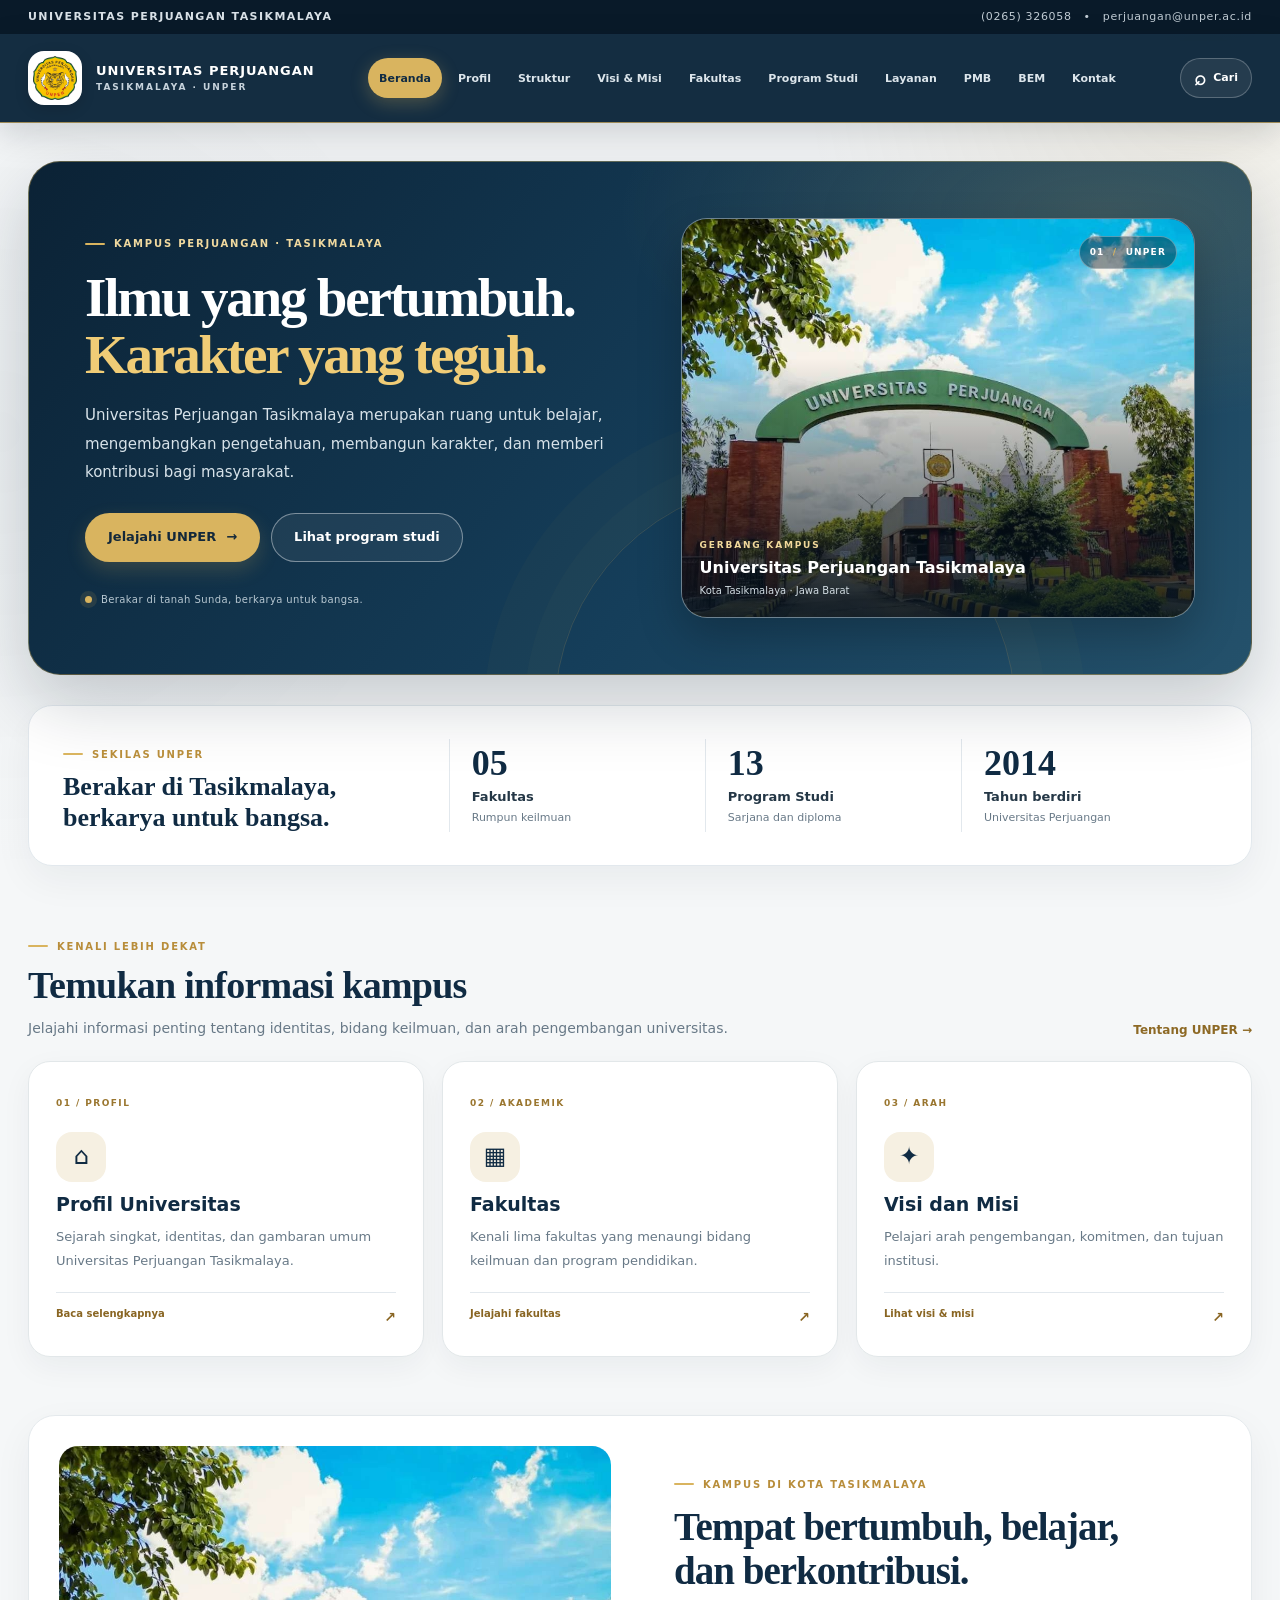
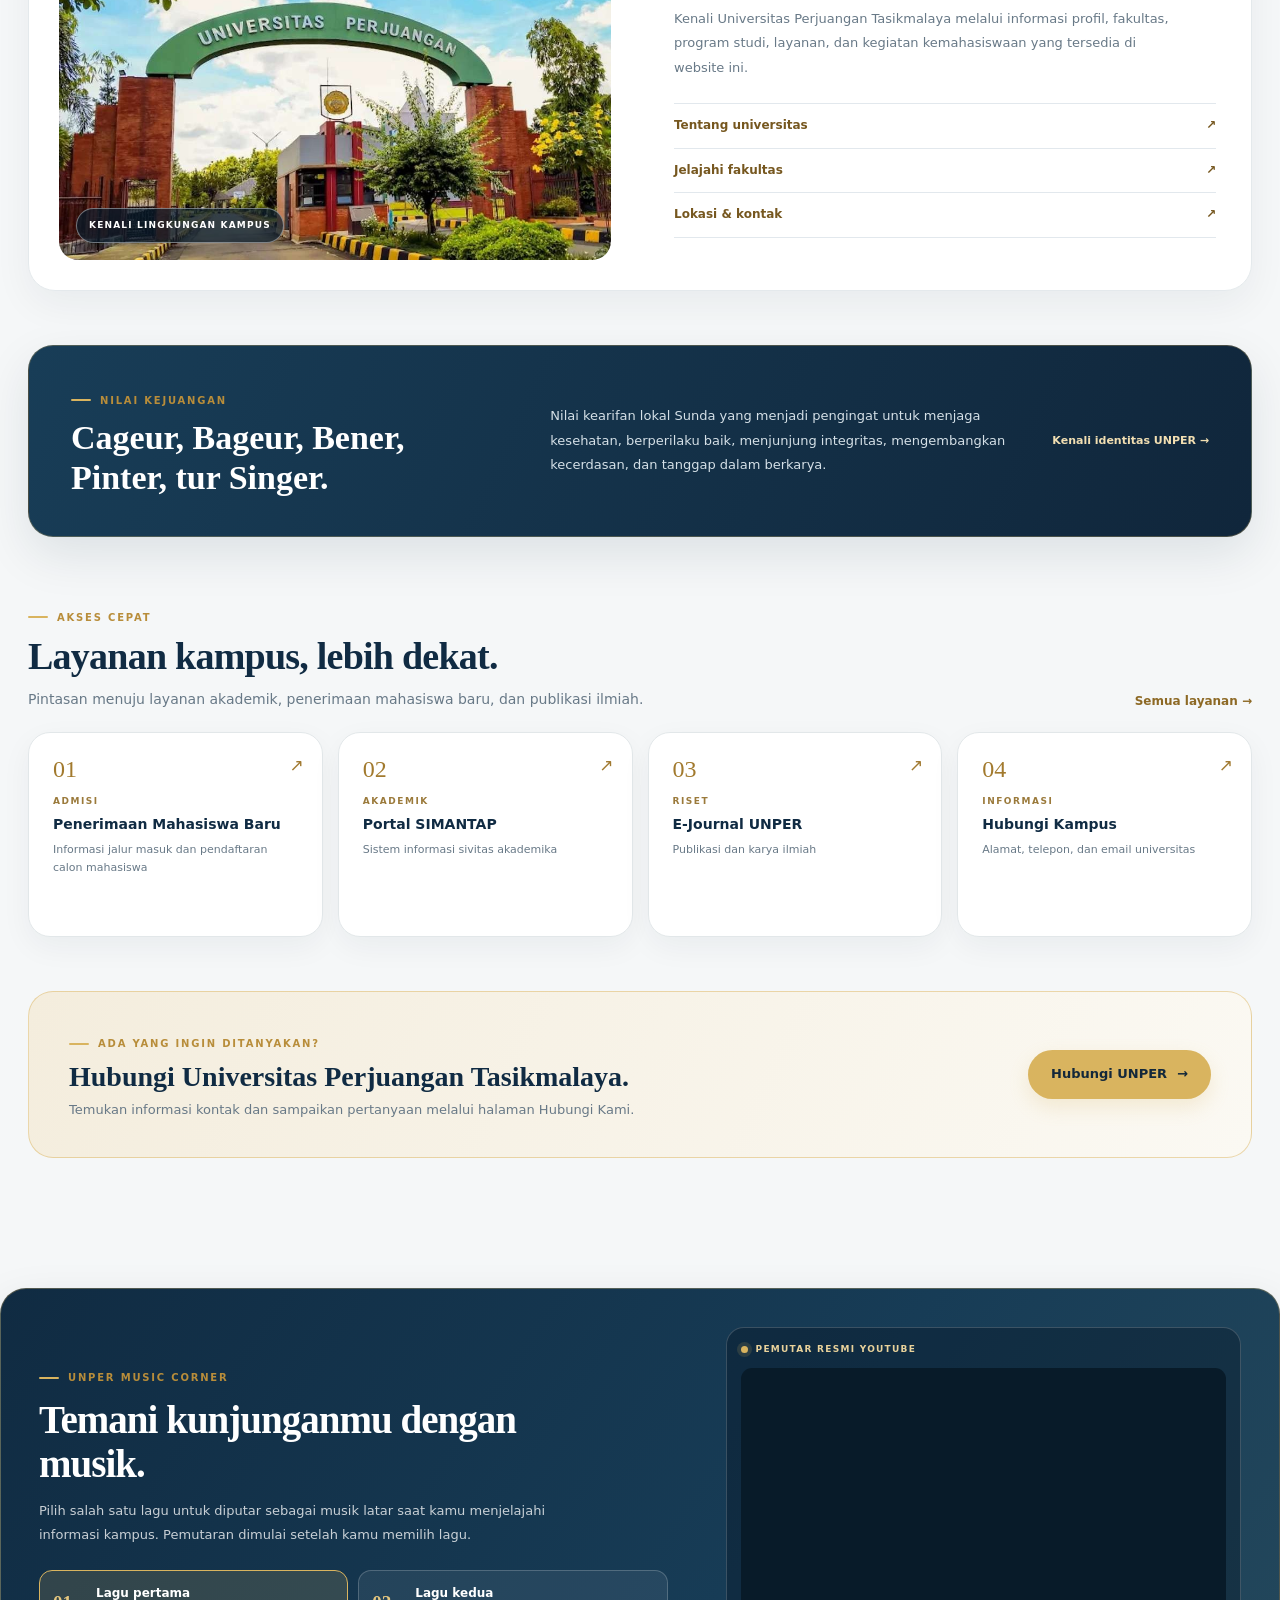
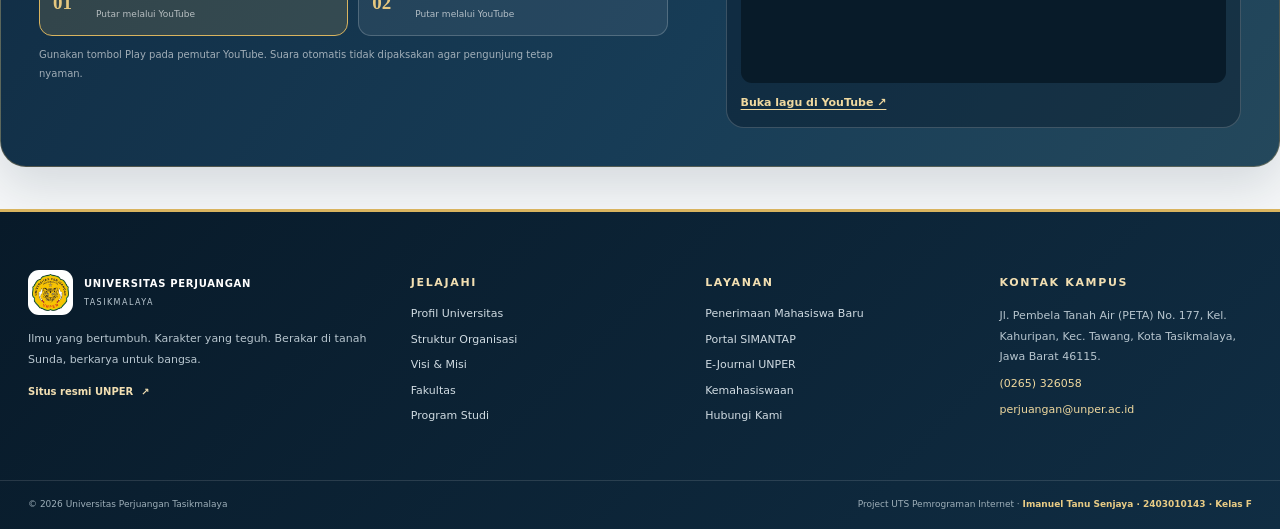
<file: index.html>
<!DOCTYPE html>

<html lang="id"><head>
  <meta name="referrer" content="strict-origin-when-cross-origin"><meta charset="utf-8"/><meta content="width=device-width, initial-scale=1" name="viewport"/><meta content="#10263b" name="theme-color"/><meta content="Beranda - Universitas Perjuangan Tasikmalaya" name="description"/><meta content="Imanuel Tanu Senjaya" name="author"/><title>Beranda | UNPER</title><link href="assets/logo_unper_imanuel.png" rel="icon" type="image/png"/><link href="style_imanuel.css" rel="stylesheet"/><meta property="og:type" content="website"/><meta property="og:site_name" content="Universitas Perjuangan Tasikmalaya"/><meta property="og:locale" content="id_ID"/><meta name="robots" content="index,follow"/></head>
<body data-page="index.html"><span aria-hidden="true" class="imanuel_top-anchor" id="imanuel_top"></span>
<a class="imanuel_skip-link" href="#imanuel_main-content">Lewati ke konten</a>
<div class="imanuel_utility-bar">
<div class="imanuel_container imanuel_utility-inner">
<span>UNIVERSITAS PERJUANGAN TASIKMALAYA</span>
<div class="imanuel_utility-links">
<a href="tel:+62265326058">(0265) 326058</a>
<span aria-hidden="true">•</span>
<a href="mailto:perjuangan@unper.ac.id">perjuangan@unper.ac.id</a>
</div>
</div>
</div>
<header class="imanuel_site-header">
<div class="imanuel_container imanuel_header-row">
<a aria-label="UNPER, kembali ke beranda" class="imanuel_brand" href="index.html">
<span class="imanuel_brand-mark imanuel_logo-frame"><img alt="Lambang Universitas Perjuangan Tasikmalaya" height="52" loading="lazy" src="assets/logo_unper_imanuel.png" width="52"/></span>
<span class="imanuel_brand-copy"><strong class="imanuel_brand-name">UNIVERSITAS PERJUANGAN</strong><small class="imanuel_brand-sub">TASIKMALAYA · UNPER</small></span>
</a>
<button aria-controls="imanuel_primary_nav" aria-expanded="false" aria-label="Buka navigasi" class="imanuel_menu-toggle" type="button">
<span aria-hidden="true" class="imanuel_menu-icon">☰</span><span>MENU</span>
</button>
<nav aria-label="Navigasi utama" class="imanuel_nav" id="imanuel_primary_nav">
<a href="index.html">Beranda</a>
<a href="profil_imanuel.html">Profil</a>
<a href="struktur_imanuel.html">Struktur</a>
<a href="visi_misi_imanuel.html">Visi &amp; Misi</a>
<a href="fakultas_imanuel.html">Fakultas</a>
<a href="prodi_imanuel.html">Program Studi</a>
<a href="layanan_imanuel.html">Layanan</a><a href="pmb_imanuel.html">PMB</a>
<a href="bem_imanuel.html">BEM</a>
<a href="hubungi_imanuel.html">Kontak</a>
</nav>
</div>
</header>
<main class="imanuel_container imanuel_home-main" id="imanuel_main-content">
<section aria-labelledby="imanuel_home-title" class="imanuel_hero">
<div class="imanuel_hero-copy">
<div class="imanuel_eyebrow">Kampus perjuangan · Tasikmalaya</div>
<h1 id="imanuel_home-title">Ilmu yang bertumbuh.<br/><span>Karakter yang teguh.</span></h1>
<p>Universitas Perjuangan Tasikmalaya merupakan ruang untuk belajar, mengembangkan pengetahuan, membangun karakter, dan memberi kontribusi bagi masyarakat.</p>
<div class="imanuel_actions">
<a class="imanuel_btn" href="profil_imanuel.html">Jelajahi UNPER <span aria-hidden="true">→</span></a>
<a class="imanuel_btn imanuel_outline" href="prodi_imanuel.html">Lihat program studi</a>
</div>
<div class="imanuel_hero-note"><span class="imanuel_hero-note-dot"></span> Berakar di tanah Sunda, berkarya untuk bangsa.</div>
</div>
<div class="imanuel_hero-art imanuel_hero-campus">
<img alt="Gerbang utama Universitas Perjuangan Tasikmalaya" class="imanuel_campus-photo" fetchpriority="high" height="700" src="assets/gerbang_unper_imanuel.jpg" width="1000"/>
<div class="imanuel_hero-photo-label"><span>GERBANG KAMPUS</span><strong>Universitas Perjuangan Tasikmalaya</strong><small>Kota Tasikmalaya · Jawa Barat</small></div>
<div class="imanuel_hero-photo-index">01 <span>/</span> UNPER</div>
</div>
</section>
<section aria-label="Sekilas UNPER" class="imanuel_stats-section">
<div class="imanuel_stats-intro"><span class="imanuel_section-kicker">Sekilas UNPER</span><h2>Berakar di Tasikmalaya,<br/>berkarya untuk bangsa.</h2></div>
<div class="imanuel_stats-list">
<article class="imanuel_stat-card"><strong>05</strong><span>Fakultas</span><small>Rumpun keilmuan</small></article>
<article class="imanuel_stat-card"><strong>13</strong><span>Program Studi</span><small>Sarjana dan diploma</small></article>
<article class="imanuel_stat-card"><strong>2014</strong><span>Tahun berdiri</span><small>Universitas Perjuangan</small></article>
</div>
</section>
<section class="imanuel_home-section">
<div class="imanuel_section-heading imanuel_section-heading-row">
<div><span class="imanuel_section-kicker">Kenali lebih dekat</span><h2>Temukan informasi kampus</h2><p>Jelajahi informasi penting tentang identitas, bidang keilmuan, dan arah pengembangan universitas.</p></div>
<a class="imanuel_text-link" href="profil_imanuel.html">Tentang UNPER <span aria-hidden="true">→</span></a>
</div>
<div class="imanuel_grid imanuel_home-cards">
<a class="imanuel_card imanuel_feature-card" href="profil_imanuel.html"><span class="imanuel_card-index">01 / PROFIL</span><span aria-hidden="true" class="imanuel_feature-icon">⌂</span><h3>Profil Universitas</h3><p>Sejarah singkat, identitas, dan gambaran umum Universitas Perjuangan Tasikmalaya.</p><span class="imanuel_card-link">Baca selengkapnya <b>↗</b></span></a>
<a class="imanuel_card imanuel_feature-card" href="fakultas_imanuel.html"><span class="imanuel_card-index">02 / AKADEMIK</span><span aria-hidden="true" class="imanuel_feature-icon">▦</span><h3>Fakultas</h3><p>Kenali lima fakultas yang menaungi bidang keilmuan dan program pendidikan.</p><span class="imanuel_card-link">Jelajahi fakultas <b>↗</b></span></a>
<a class="imanuel_card imanuel_feature-card" href="visi_misi_imanuel.html"><span class="imanuel_card-index">03 / ARAH</span><span aria-hidden="true" class="imanuel_feature-icon">✦</span><h3>Visi dan Misi</h3><p>Pelajari arah pengembangan, komitmen, dan tujuan institusi.</p><span class="imanuel_card-link">Lihat visi &amp; misi <b>↗</b></span></a>
</div>
</section>
<section class="imanuel_campus-feature" aria-labelledby="imanuel_campus_title">
  <div class="imanuel_campus-feature-image"><img src="assets/gerbang_unper_imanuel.jpg" alt="Gerbang kampus Universitas Perjuangan Tasikmalaya" loading="lazy" width="1024" height="768"><span>KENALI LINGKUNGAN KAMPUS</span></div>
  <div class="imanuel_campus-feature-copy"><span class="imanuel_section-kicker">Kampus di Kota Tasikmalaya</span><h2 id="imanuel_campus_title">Tempat bertumbuh, belajar, dan berkontribusi.</h2><p>Kenali Universitas Perjuangan Tasikmalaya melalui informasi profil, fakultas, program studi, layanan, dan kegiatan kemahasiswaan yang tersedia di website ini.</p><div class="imanuel_campus-feature-links"><a href="profil_imanuel.html">Tentang universitas <b>↗</b></a><a href="fakultas_imanuel.html">Jelajahi fakultas <b>↗</b></a><a href="hubungi_imanuel.html">Lokasi &amp; kontak <b>↗</b></a></div></div>
</section>
<section class="imanuel_values-band">
<div><span class="imanuel_section-kicker">Nilai kejuangan</span><h2>Cageur, Bageur, Bener,<br/>Pinter, tur Singer.</h2></div>
<p>Nilai kearifan lokal Sunda yang menjadi pengingat untuk menjaga kesehatan, berperilaku baik, menjunjung integritas, mengembangkan kecerdasan, dan tanggap dalam berkarya.</p>
<a class="imanuel_values-link" href="profil_imanuel.html">Kenali identitas UNPER <span aria-hidden="true">→</span></a>
</section>
<section class="imanuel_home-section imanuel_quick-services">
<div class="imanuel_section-heading imanuel_section-heading-row"><div><span class="imanuel_section-kicker">Akses cepat</span><h2>Layanan kampus, lebih dekat.</h2><p>Pintasan menuju layanan akademik, penerimaan mahasiswa baru, dan publikasi ilmiah.</p></div><a class="imanuel_text-link" href="layanan_imanuel.html">Semua layanan <span aria-hidden="true">→</span></a></div>
<div class="imanuel_service-grid">
<a class="imanuel_service-card" href="pmb_imanuel.html"><span class="imanuel_service-number">01</span><span class="imanuel_service-type">ADMISI</span><b>Penerimaan Mahasiswa Baru</b><small>Informasi jalur masuk dan pendaftaran calon mahasiswa</small><span class="imanuel_service-arrow">↗</span></a>
<a class="imanuel_service-card" href="https://simantap.unper.ac.id/" rel="noopener" target="_blank"><span class="imanuel_service-number">02</span><span class="imanuel_service-type">AKADEMIK</span><b>Portal SIMANTAP</b><small>Sistem informasi sivitas akademika</small><span class="imanuel_service-arrow">↗</span></a>
<a class="imanuel_service-card" href="https://e-journal.unper.ac.id/" rel="noopener" target="_blank"><span class="imanuel_service-number">03</span><span class="imanuel_service-type">RISET</span><b>E-Journal UNPER</b><small>Publikasi dan karya ilmiah</small><span class="imanuel_service-arrow">↗</span></a>
<a class="imanuel_service-card" href="hubungi_imanuel.html"><span class="imanuel_service-number">04</span><span class="imanuel_service-type">INFORMASI</span><b>Hubungi Kampus</b><small>Alamat, telepon, dan email universitas</small><span class="imanuel_service-arrow">↗</span></a>
</div>
</section>
<section class="imanuel_home-cta"><div><span class="imanuel_section-kicker">Ada yang ingin ditanyakan?</span><h2>Hubungi Universitas Perjuangan Tasikmalaya.</h2><p>Temukan informasi kontak dan sampaikan pertanyaan melalui halaman Hubungi Kami.</p></div><a class="imanuel_btn" href="hubungi_imanuel.html">Hubungi UNPER <span aria-hidden="true">→</span></a></section>
</main>
<section class="imanuel_music-section" aria-labelledby="imanuel_music-title" id="imanuel_music">
  <div class="imanuel_music-copy">
    <span class="imanuel_section-kicker">UNPER MUSIC CORNER</span>
    <h2 id="imanuel_music-title">Temani kunjunganmu dengan musik.</h2>
    <p>Pilih salah satu lagu untuk diputar sebagai musik latar saat kamu menjelajahi informasi kampus. Pemutaran dimulai setelah kamu memilih lagu.</p>
    <div class="imanuel_music-tracks" role="group" aria-label="Pilih lagu">
      <button class="imanuel_music-track" type="button" data-imanuel-video="T51z9Egir88" aria-pressed="true"><span>01</span><b>Lagu pertama</b><small>Putar melalui YouTube</small></button>
      <button class="imanuel_music-track" type="button" data-imanuel-video="77RXIf4ENUQ" aria-pressed="false"><span>02</span><b>Lagu kedua</b><small>Putar melalui YouTube</small></button>
    </div>
    <p class="imanuel_music-note">Gunakan tombol Play pada pemutar YouTube. Suara otomatis tidak dipaksakan agar pengunjung tetap nyaman.</p>
  </div>
  <div class="imanuel_music-player-wrap">
    <div class="imanuel_music-player-label"><span class="imanuel_music-live-dot"></span> PEMUTAR RESMI YOUTUBE</div>
    <iframe class="imanuel_music-iframe" id="imanuel_youtube_player" width="560" height="315" src="https://www.youtube.com/embed/T51z9Egir88?playsinline=1&rel=0" title="Pemutar musik YouTube UNPER" allow="accelerometer; autoplay; clipboard-write; encrypted-media; gyroscope; picture-in-picture; web-share" referrerpolicy="strict-origin-when-cross-origin" allowfullscreen loading="lazy"></iframe>
    <a class="imanuel_music-youtube-link" href="https://youtu.be/T51z9Egir88" target="_blank" rel="noopener">Buka lagu di YouTube ↗</a>
  </div>
</section>
<footer class="imanuel_site-footer">
<div class="imanuel_container imanuel_footer-grid">
<div class="imanuel_footer-brand">
<div class="imanuel_footer-brand-row">
<span class="imanuel_footer-logo"><img alt="Lambang UNPER" height="48" loading="lazy" src="assets/logo_unper_imanuel.png" width="48"/></span>
<span><strong>UNIVERSITAS PERJUANGAN</strong><small>TASIKMALAYA</small></span>
</div>
<p>Ilmu yang bertumbuh. Karakter yang teguh. Berakar di tanah Sunda, berkarya untuk bangsa.</p>
<a class="imanuel_footer-official" href="https://unper.ac.id/" rel="noopener" target="_blank">Situs resmi UNPER <span aria-hidden="true">↗</span></a>
</div>
<div class="imanuel_footer-column">
<h3>Jelajahi</h3>
<a href="profil_imanuel.html">Profil Universitas</a>
<a href="struktur_imanuel.html">Struktur Organisasi</a>
<a href="visi_misi_imanuel.html">Visi &amp; Misi</a>
<a href="fakultas_imanuel.html">Fakultas</a>
<a href="prodi_imanuel.html">Program Studi</a>
</div>
<div class="imanuel_footer-column">
<h3>Layanan</h3>
<a href="pmb_imanuel.html">Penerimaan Mahasiswa Baru</a>
<a href="https://simantap.unper.ac.id/" rel="noopener" target="_blank">Portal SIMANTAP</a>
<a href="https://e-journal.unper.ac.id/" rel="noopener" target="_blank">E-Journal UNPER</a>
<a href="bem_imanuel.html">Kemahasiswaan</a>
<a href="hubungi_imanuel.html">Hubungi Kami</a>
</div>
<div class="imanuel_footer-column imanuel_footer-contact">
<h3>Kontak Kampus</h3>
<p>Jl. Pembela Tanah Air (PETA) No. 177, Kel. Kahuripan, Kec. Tawang, Kota Tasikmalaya, Jawa Barat 46115.</p>
<a href="tel:+62265326058">(0265) 326058</a>
<a href="mailto:perjuangan@unper.ac.id">perjuangan@unper.ac.id</a>
</div>
</div>
<div class="imanuel_footer-bottom">
<div class="imanuel_container imanuel_footer-bottom-inner">
<span>© <span data-year="">2026</span> Universitas Perjuangan Tasikmalaya</span>
<span>Project UTS Pemrograman Internet · <strong>Imanuel Tanu Senjaya · 2403010143 · Kelas F</strong></span>
</div>
</div>
</footer>
<a aria-label="Kembali ke atas" class="imanuel_back-top" href="#imanuel_top">↑</a>
<script src="script_imanuel.js"></script></body></html>
</file>
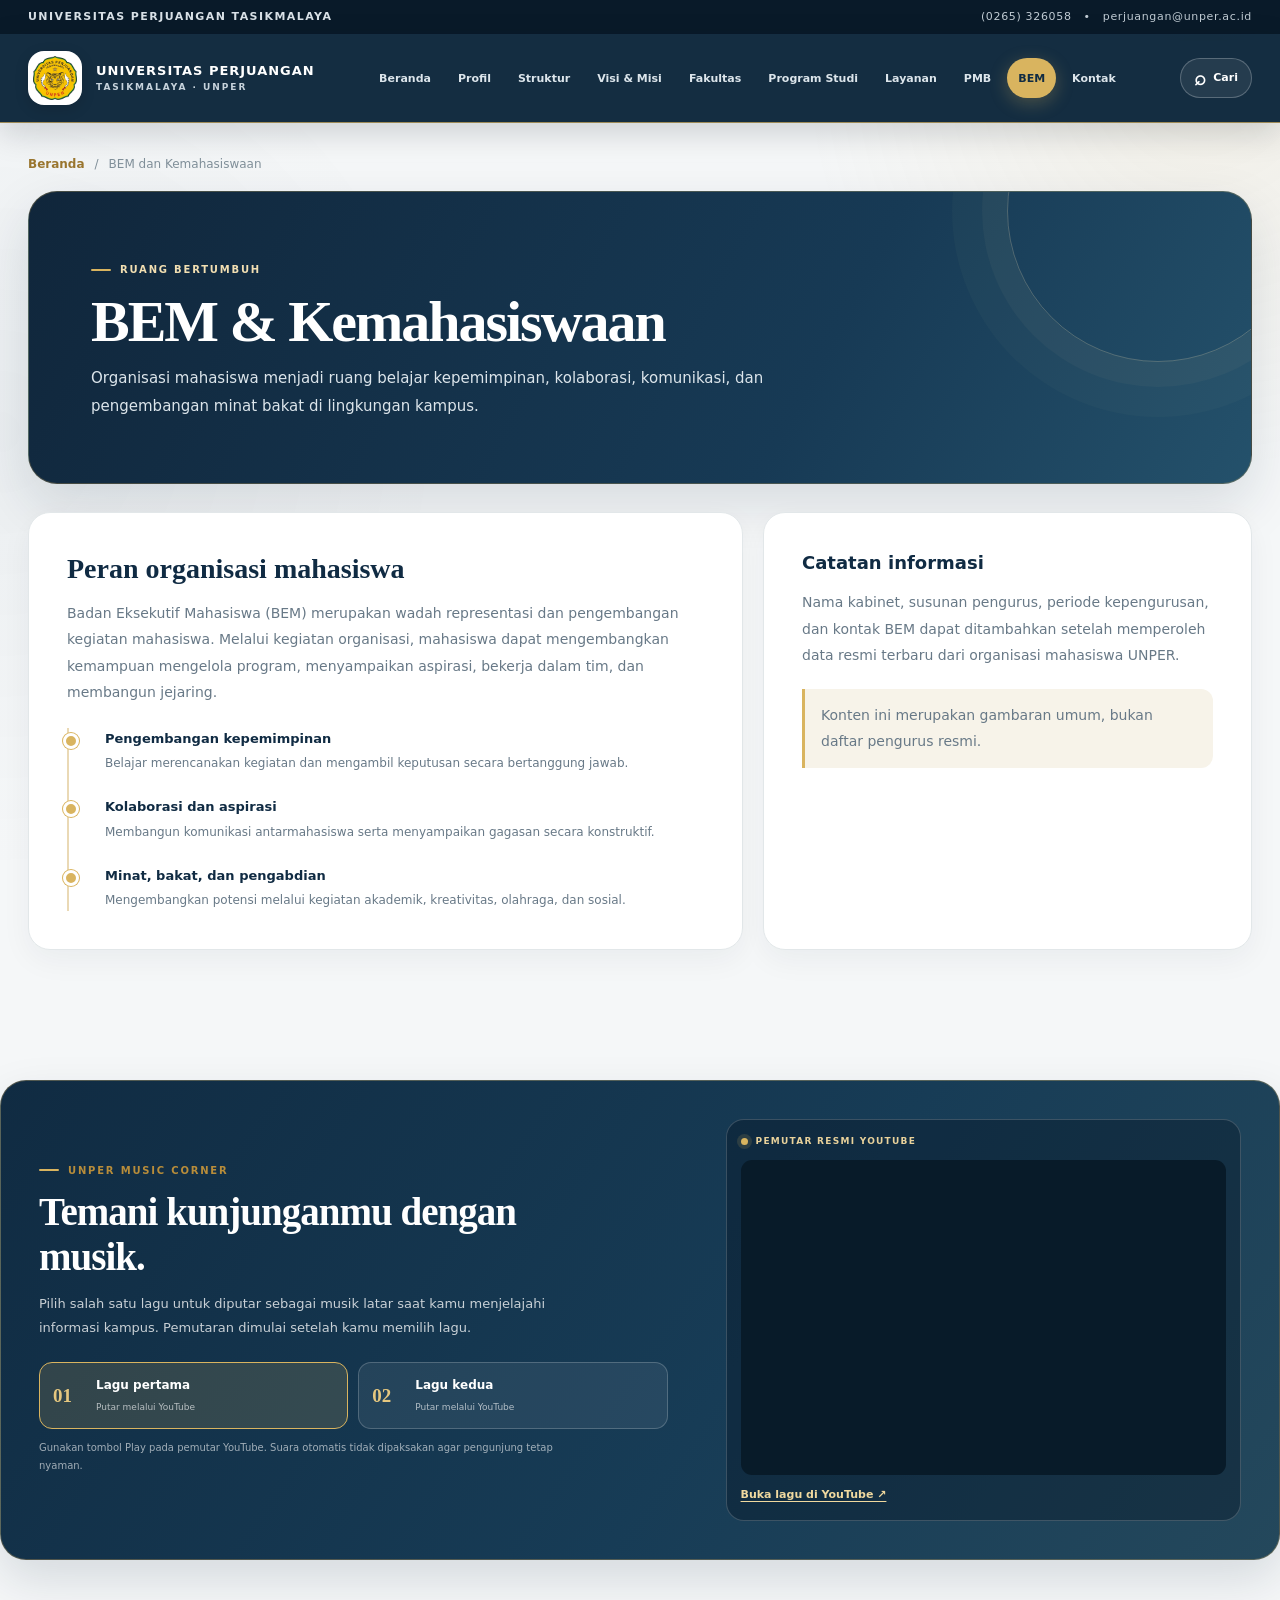
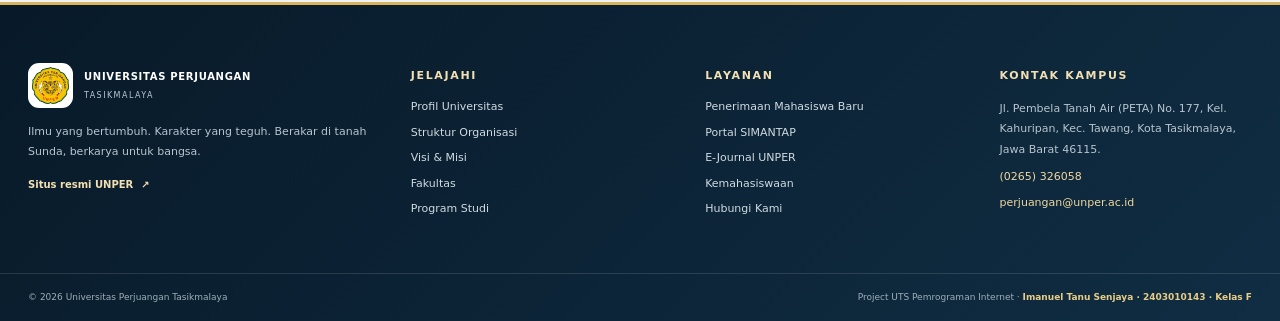
<file: bem_imanuel.html>
<!DOCTYPE html>

<html lang="id"><head>
  <meta name="referrer" content="strict-origin-when-cross-origin"><meta charset="utf-8"/><meta content="width=device-width, initial-scale=1" name="viewport"/><meta content="#10263b" name="theme-color"/><meta content="BEM dan Kemahasiswaan - Universitas Perjuangan Tasikmalaya" name="description"/><meta content="Imanuel Tanu Senjaya" name="author"/><title>BEM dan Kemahasiswaan | UNPER</title><link href="assets/logo_unper_imanuel.png" rel="icon" type="image/png"/><link href="style_imanuel.css" rel="stylesheet"/><meta property="og:type" content="website"/><meta property="og:site_name" content="Universitas Perjuangan Tasikmalaya"/><meta property="og:locale" content="id_ID"/><meta name="robots" content="index,follow"/></head>
<body data-page="bem_imanuel.html"><span aria-hidden="true" class="imanuel_top-anchor" id="imanuel_top"></span>
<a class="imanuel_skip-link" href="#imanuel_main-content">Lewati ke konten</a>
<div class="imanuel_utility-bar">
<div class="imanuel_container imanuel_utility-inner">
<span>UNIVERSITAS PERJUANGAN TASIKMALAYA</span>
<div class="imanuel_utility-links">
<a href="tel:+62265326058">(0265) 326058</a>
<span aria-hidden="true">•</span>
<a href="mailto:perjuangan@unper.ac.id">perjuangan@unper.ac.id</a>
</div>
</div>
</div>
<header class="imanuel_site-header">
<div class="imanuel_container imanuel_header-row">
<a aria-label="UNPER, kembali ke beranda" class="imanuel_brand" href="index.html">
<span class="imanuel_brand-mark imanuel_logo-frame"><img alt="Lambang Universitas Perjuangan Tasikmalaya" height="52" loading="lazy" src="assets/logo_unper_imanuel.png" width="52"/></span>
<span class="imanuel_brand-copy"><strong class="imanuel_brand-name">UNIVERSITAS PERJUANGAN</strong><small class="imanuel_brand-sub">TASIKMALAYA · UNPER</small></span>
</a>
<button aria-controls="imanuel_primary_nav" aria-expanded="false" aria-label="Buka navigasi" class="imanuel_menu-toggle" type="button">
<span aria-hidden="true" class="imanuel_menu-icon">☰</span><span>MENU</span>
</button>
<nav aria-label="Navigasi utama" class="imanuel_nav" id="imanuel_primary_nav">
<a href="index.html">Beranda</a>
<a href="profil_imanuel.html">Profil</a>
<a href="struktur_imanuel.html">Struktur</a>
<a href="visi_misi_imanuel.html">Visi &amp; Misi</a>
<a href="fakultas_imanuel.html">Fakultas</a>
<a href="prodi_imanuel.html">Program Studi</a>
<a href="layanan_imanuel.html">Layanan</a><a href="pmb_imanuel.html">PMB</a>
<a href="bem_imanuel.html">BEM</a>
<a href="hubungi_imanuel.html">Kontak</a>
</nav>
</div>
</header>
<main class="imanuel_container imanuel_main-shell" id="imanuel_main-content">
<nav aria-label="Breadcrumb" class="imanuel_breadcrumb"><a href="index.html">Beranda</a><span aria-hidden="true">/</span><span aria-current="page">BEM dan Kemahasiswaan</span></nav><section class="imanuel_page-head"><div class="imanuel_eyebrow">Ruang bertumbuh</div><h1 class="imanuel_page-title">BEM &amp; Kemahasiswaan</h1><p>Organisasi mahasiswa menjadi ruang belajar kepemimpinan, kolaborasi, komunikasi, dan pengembangan minat bakat di lingkungan kampus.</p></section>
<div class="imanuel_content-grid"><section class="imanuel_glass"><h2>Peran organisasi mahasiswa</h2><p>Badan Eksekutif Mahasiswa (BEM) merupakan wadah representasi dan pengembangan kegiatan mahasiswa. Melalui kegiatan organisasi, mahasiswa dapat mengembangkan kemampuan mengelola program, menyampaikan aspirasi, bekerja dalam tim, dan membangun jejaring.</p><div class="imanuel_timeline"><div><b>Pengembangan kepemimpinan</b><span>Belajar merencanakan kegiatan dan mengambil keputusan secara bertanggung jawab.</span></div><div><b>Kolaborasi dan aspirasi</b><span>Membangun komunikasi antarmahasiswa serta menyampaikan gagasan secara konstruktif.</span></div><div><b>Minat, bakat, dan pengabdian</b><span>Mengembangkan potensi melalui kegiatan akademik, kreativitas, olahraga, dan sosial.</span></div></div></section>
<aside class="imanuel_glass"><h3>Catatan informasi</h3><p>Nama kabinet, susunan pengurus, periode kepengurusan, dan kontak BEM dapat ditambahkan setelah memperoleh data resmi terbaru dari organisasi mahasiswa UNPER.</p><p class="imanuel_notice">Konten ini merupakan gambaran umum, bukan daftar pengurus resmi.</p></aside></div>
</main>
<section class="imanuel_music-section" aria-labelledby="imanuel_music-title" id="imanuel_music">
  <div class="imanuel_music-copy">
    <span class="imanuel_section-kicker">UNPER MUSIC CORNER</span>
    <h2 id="imanuel_music-title">Temani kunjunganmu dengan musik.</h2>
    <p>Pilih salah satu lagu untuk diputar sebagai musik latar saat kamu menjelajahi informasi kampus. Pemutaran dimulai setelah kamu memilih lagu.</p>
    <div class="imanuel_music-tracks" role="group" aria-label="Pilih lagu">
      <button class="imanuel_music-track" type="button" data-imanuel-video="T51z9Egir88" aria-pressed="true"><span>01</span><b>Lagu pertama</b><small>Putar melalui YouTube</small></button>
      <button class="imanuel_music-track" type="button" data-imanuel-video="77RXIf4ENUQ" aria-pressed="false"><span>02</span><b>Lagu kedua</b><small>Putar melalui YouTube</small></button>
    </div>
    <p class="imanuel_music-note">Gunakan tombol Play pada pemutar YouTube. Suara otomatis tidak dipaksakan agar pengunjung tetap nyaman.</p>
  </div>
  <div class="imanuel_music-player-wrap">
    <div class="imanuel_music-player-label"><span class="imanuel_music-live-dot"></span> PEMUTAR RESMI YOUTUBE</div>
    <iframe class="imanuel_music-iframe" id="imanuel_youtube_player" width="560" height="315" src="https://www.youtube.com/embed/T51z9Egir88?playsinline=1&rel=0" title="Pemutar musik YouTube UNPER" allow="accelerometer; autoplay; clipboard-write; encrypted-media; gyroscope; picture-in-picture; web-share" referrerpolicy="strict-origin-when-cross-origin" allowfullscreen loading="lazy"></iframe>
    <a class="imanuel_music-youtube-link" href="https://youtu.be/T51z9Egir88" target="_blank" rel="noopener">Buka lagu di YouTube ↗</a>
  </div>
</section>
<footer class="imanuel_site-footer">
<div class="imanuel_container imanuel_footer-grid">
<div class="imanuel_footer-brand">
<div class="imanuel_footer-brand-row">
<span class="imanuel_footer-logo"><img alt="Lambang UNPER" height="48" loading="lazy" src="assets/logo_unper_imanuel.png" width="48"/></span>
<span><strong>UNIVERSITAS PERJUANGAN</strong><small>TASIKMALAYA</small></span>
</div>
<p>Ilmu yang bertumbuh. Karakter yang teguh. Berakar di tanah Sunda, berkarya untuk bangsa.</p>
<a class="imanuel_footer-official" href="https://unper.ac.id/" rel="noopener" target="_blank">Situs resmi UNPER <span aria-hidden="true">↗</span></a>
</div>
<div class="imanuel_footer-column">
<h3>Jelajahi</h3>
<a href="profil_imanuel.html">Profil Universitas</a>
<a href="struktur_imanuel.html">Struktur Organisasi</a>
<a href="visi_misi_imanuel.html">Visi &amp; Misi</a>
<a href="fakultas_imanuel.html">Fakultas</a>
<a href="prodi_imanuel.html">Program Studi</a>
</div>
<div class="imanuel_footer-column">
<h3>Layanan</h3>
<a href="pmb_imanuel.html">Penerimaan Mahasiswa Baru</a>
<a href="https://simantap.unper.ac.id/" rel="noopener" target="_blank">Portal SIMANTAP</a>
<a href="https://e-journal.unper.ac.id/" rel="noopener" target="_blank">E-Journal UNPER</a>
<a href="bem_imanuel.html">Kemahasiswaan</a>
<a href="hubungi_imanuel.html">Hubungi Kami</a>
</div>
<div class="imanuel_footer-column imanuel_footer-contact">
<h3>Kontak Kampus</h3>
<p>Jl. Pembela Tanah Air (PETA) No. 177, Kel. Kahuripan, Kec. Tawang, Kota Tasikmalaya, Jawa Barat 46115.</p>
<a href="tel:+62265326058">(0265) 326058</a>
<a href="mailto:perjuangan@unper.ac.id">perjuangan@unper.ac.id</a>
</div>
</div>
<div class="imanuel_footer-bottom">
<div class="imanuel_container imanuel_footer-bottom-inner">
<span>© <span data-year="">2026</span> Universitas Perjuangan Tasikmalaya</span>
<span>Project UTS Pemrograman Internet · <strong>Imanuel Tanu Senjaya · 2403010143 · Kelas F</strong></span>
</div>
</div>
</footer>
<a aria-label="Kembali ke atas" class="imanuel_back-top" href="#imanuel_top">↑</a>
<script src="script_imanuel.js"></script></body></html>
</file>
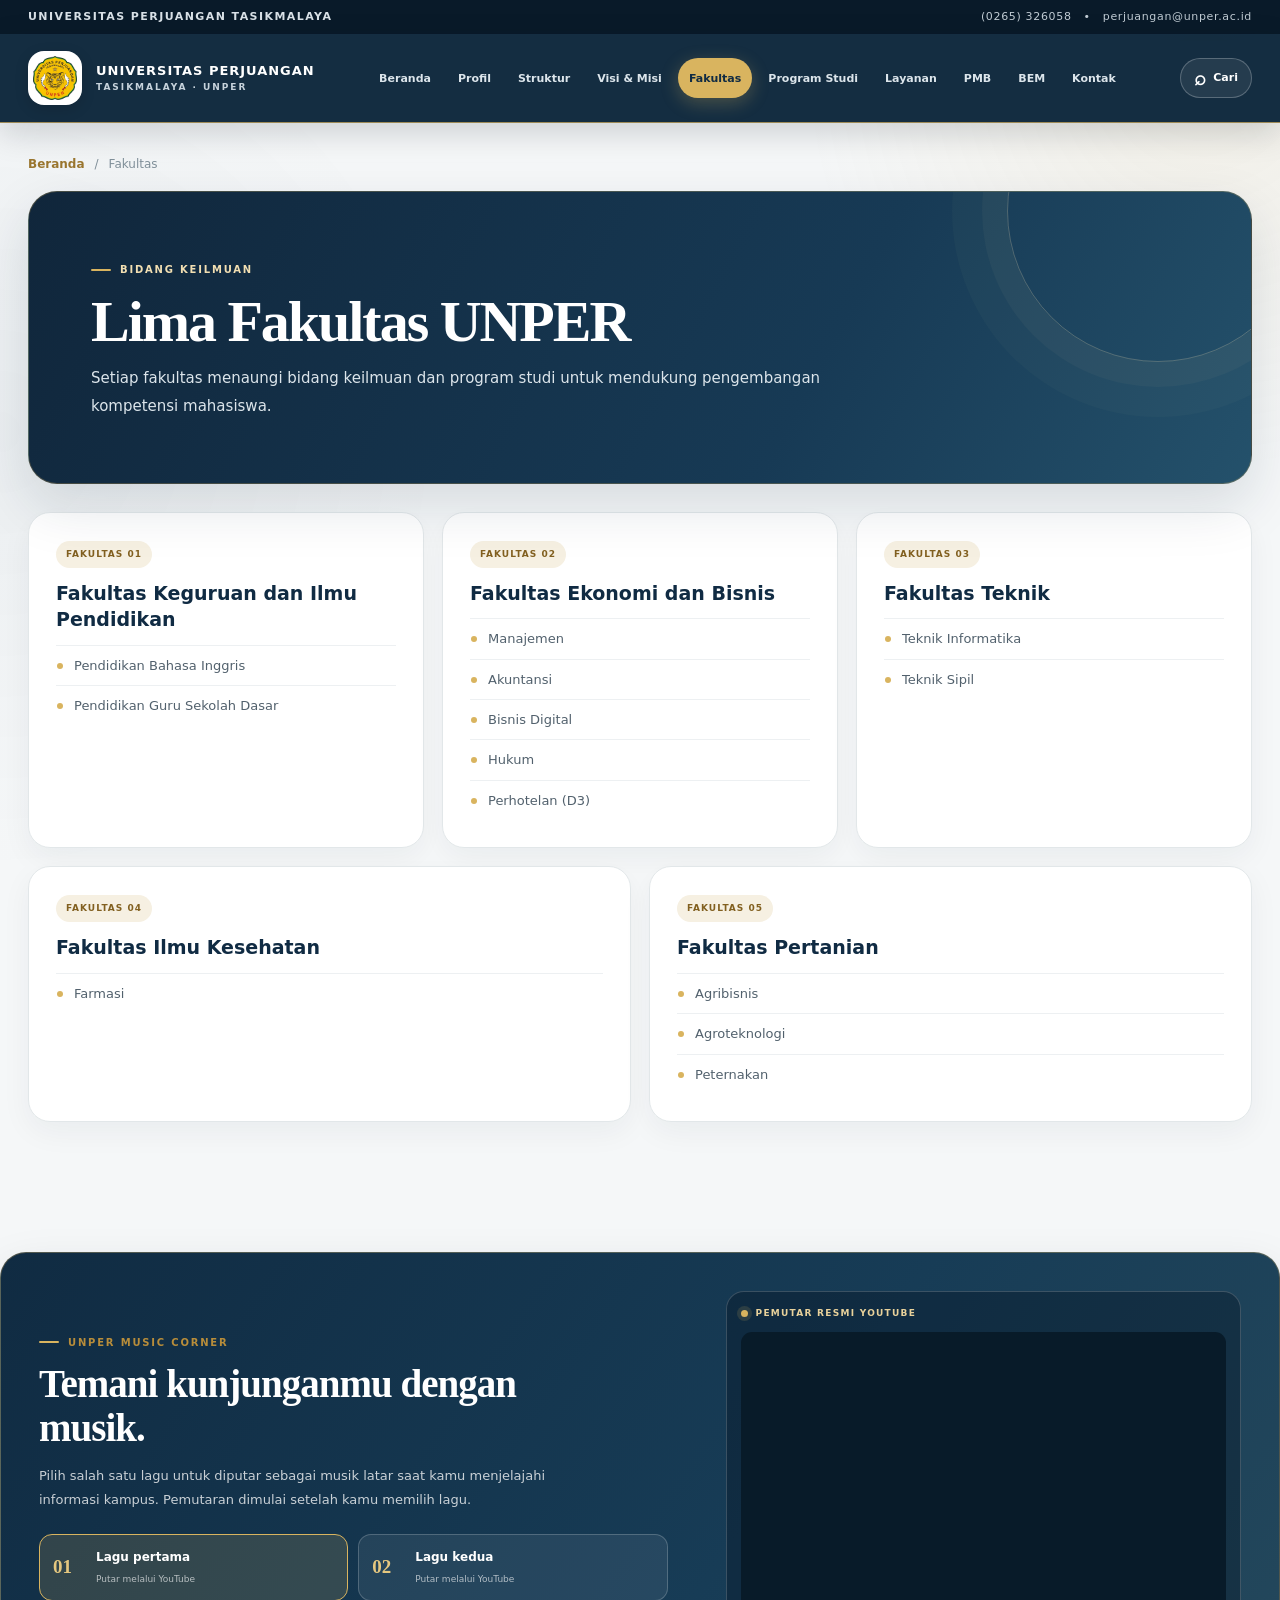
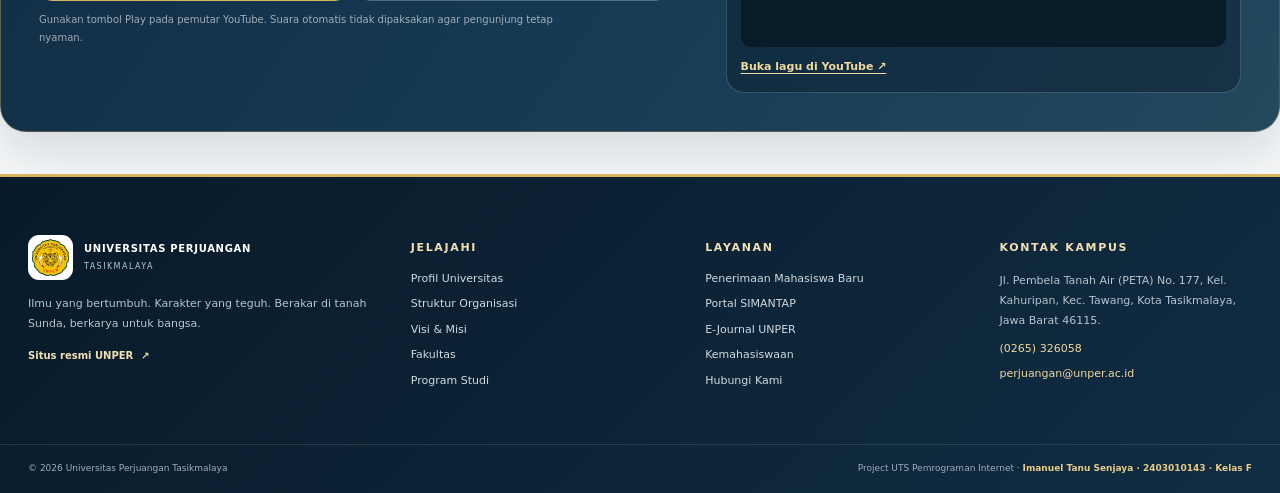
<file: fakultas_imanuel.html>
<!DOCTYPE html>

<html lang="id"><head>
  <meta name="referrer" content="strict-origin-when-cross-origin"><meta charset="utf-8"/><meta content="width=device-width, initial-scale=1" name="viewport"/><meta content="#10263b" name="theme-color"/><meta content="Fakultas - Universitas Perjuangan Tasikmalaya" name="description"/><meta content="Imanuel Tanu Senjaya" name="author"/><title>Fakultas | UNPER</title><link href="assets/logo_unper_imanuel.png" rel="icon" type="image/png"/><link href="style_imanuel.css" rel="stylesheet"/><meta property="og:type" content="website"/><meta property="og:site_name" content="Universitas Perjuangan Tasikmalaya"/><meta property="og:locale" content="id_ID"/><meta name="robots" content="index,follow"/></head>
<body data-page="fakultas_imanuel.html"><span aria-hidden="true" class="imanuel_top-anchor" id="imanuel_top"></span>
<a class="imanuel_skip-link" href="#imanuel_main-content">Lewati ke konten</a>
<div class="imanuel_utility-bar">
<div class="imanuel_container imanuel_utility-inner">
<span>UNIVERSITAS PERJUANGAN TASIKMALAYA</span>
<div class="imanuel_utility-links">
<a href="tel:+62265326058">(0265) 326058</a>
<span aria-hidden="true">•</span>
<a href="mailto:perjuangan@unper.ac.id">perjuangan@unper.ac.id</a>
</div>
</div>
</div>
<header class="imanuel_site-header">
<div class="imanuel_container imanuel_header-row">
<a aria-label="UNPER, kembali ke beranda" class="imanuel_brand" href="index.html">
<span class="imanuel_brand-mark imanuel_logo-frame"><img alt="Lambang Universitas Perjuangan Tasikmalaya" height="52" loading="lazy" src="assets/logo_unper_imanuel.png" width="52"/></span>
<span class="imanuel_brand-copy"><strong class="imanuel_brand-name">UNIVERSITAS PERJUANGAN</strong><small class="imanuel_brand-sub">TASIKMALAYA · UNPER</small></span>
</a>
<button aria-controls="imanuel_primary_nav" aria-expanded="false" aria-label="Buka navigasi" class="imanuel_menu-toggle" type="button">
<span aria-hidden="true" class="imanuel_menu-icon">☰</span><span>MENU</span>
</button>
<nav aria-label="Navigasi utama" class="imanuel_nav" id="imanuel_primary_nav">
<a href="index.html">Beranda</a>
<a href="profil_imanuel.html">Profil</a>
<a href="struktur_imanuel.html">Struktur</a>
<a href="visi_misi_imanuel.html">Visi &amp; Misi</a>
<a href="fakultas_imanuel.html">Fakultas</a>
<a href="prodi_imanuel.html">Program Studi</a>
<a href="layanan_imanuel.html">Layanan</a><a href="pmb_imanuel.html">PMB</a>
<a href="bem_imanuel.html">BEM</a>
<a href="hubungi_imanuel.html">Kontak</a>
</nav>
</div>
</header>
<main class="imanuel_container imanuel_main-shell" id="imanuel_main-content">
<nav aria-label="Breadcrumb" class="imanuel_breadcrumb"><a href="index.html">Beranda</a><span aria-hidden="true">/</span><span aria-current="page">Fakultas</span></nav><section class="imanuel_page-head"><div class="imanuel_eyebrow">Bidang keilmuan</div><h1 class="imanuel_page-title">Lima Fakultas UNPER</h1><p>Setiap fakultas menaungi bidang keilmuan dan program studi untuk mendukung pengembangan kompetensi mahasiswa.</p></section>
<div class="imanuel_faculty-grid"><article class="imanuel_faculty"><span class="imanuel_pill">FAKULTAS 01</span><h3>Fakultas Keguruan dan Ilmu Pendidikan</h3><ul><li>Pendidikan Bahasa Inggris</li><li>Pendidikan Guru Sekolah Dasar</li></ul></article><article class="imanuel_faculty"><span class="imanuel_pill">FAKULTAS 02</span><h3>Fakultas Ekonomi dan Bisnis</h3><ul><li>Manajemen</li><li>Akuntansi</li><li>Bisnis Digital</li><li>Hukum</li><li>Perhotelan (D3)</li></ul></article><article class="imanuel_faculty"><span class="imanuel_pill">FAKULTAS 03</span><h3>Fakultas Teknik</h3><ul><li>Teknik Informatika</li><li>Teknik Sipil</li></ul></article><article class="imanuel_faculty"><span class="imanuel_pill">FAKULTAS 04</span><h3>Fakultas Ilmu Kesehatan</h3><ul><li>Farmasi</li></ul></article><article class="imanuel_faculty"><span class="imanuel_pill">FAKULTAS 05</span><h3>Fakultas Pertanian</h3><ul><li>Agribisnis</li><li>Agroteknologi</li><li>Peternakan</li></ul></article></div>
</main>
<section class="imanuel_music-section" aria-labelledby="imanuel_music-title" id="imanuel_music">
  <div class="imanuel_music-copy">
    <span class="imanuel_section-kicker">UNPER MUSIC CORNER</span>
    <h2 id="imanuel_music-title">Temani kunjunganmu dengan musik.</h2>
    <p>Pilih salah satu lagu untuk diputar sebagai musik latar saat kamu menjelajahi informasi kampus. Pemutaran dimulai setelah kamu memilih lagu.</p>
    <div class="imanuel_music-tracks" role="group" aria-label="Pilih lagu">
      <button class="imanuel_music-track" type="button" data-imanuel-video="T51z9Egir88" aria-pressed="true"><span>01</span><b>Lagu pertama</b><small>Putar melalui YouTube</small></button>
      <button class="imanuel_music-track" type="button" data-imanuel-video="77RXIf4ENUQ" aria-pressed="false"><span>02</span><b>Lagu kedua</b><small>Putar melalui YouTube</small></button>
    </div>
    <p class="imanuel_music-note">Gunakan tombol Play pada pemutar YouTube. Suara otomatis tidak dipaksakan agar pengunjung tetap nyaman.</p>
  </div>
  <div class="imanuel_music-player-wrap">
    <div class="imanuel_music-player-label"><span class="imanuel_music-live-dot"></span> PEMUTAR RESMI YOUTUBE</div>
    <iframe class="imanuel_music-iframe" id="imanuel_youtube_player" width="560" height="315" src="https://www.youtube.com/embed/T51z9Egir88?playsinline=1&rel=0" title="Pemutar musik YouTube UNPER" allow="accelerometer; autoplay; clipboard-write; encrypted-media; gyroscope; picture-in-picture; web-share" referrerpolicy="strict-origin-when-cross-origin" allowfullscreen loading="lazy"></iframe>
    <a class="imanuel_music-youtube-link" href="https://youtu.be/T51z9Egir88" target="_blank" rel="noopener">Buka lagu di YouTube ↗</a>
  </div>
</section>
<footer class="imanuel_site-footer">
<div class="imanuel_container imanuel_footer-grid">
<div class="imanuel_footer-brand">
<div class="imanuel_footer-brand-row">
<span class="imanuel_footer-logo"><img alt="Lambang UNPER" height="48" loading="lazy" src="assets/logo_unper_imanuel.png" width="48"/></span>
<span><strong>UNIVERSITAS PERJUANGAN</strong><small>TASIKMALAYA</small></span>
</div>
<p>Ilmu yang bertumbuh. Karakter yang teguh. Berakar di tanah Sunda, berkarya untuk bangsa.</p>
<a class="imanuel_footer-official" href="https://unper.ac.id/" rel="noopener" target="_blank">Situs resmi UNPER <span aria-hidden="true">↗</span></a>
</div>
<div class="imanuel_footer-column">
<h3>Jelajahi</h3>
<a href="profil_imanuel.html">Profil Universitas</a>
<a href="struktur_imanuel.html">Struktur Organisasi</a>
<a href="visi_misi_imanuel.html">Visi &amp; Misi</a>
<a href="fakultas_imanuel.html">Fakultas</a>
<a href="prodi_imanuel.html">Program Studi</a>
</div>
<div class="imanuel_footer-column">
<h3>Layanan</h3>
<a href="pmb_imanuel.html">Penerimaan Mahasiswa Baru</a>
<a href="https://simantap.unper.ac.id/" rel="noopener" target="_blank">Portal SIMANTAP</a>
<a href="https://e-journal.unper.ac.id/" rel="noopener" target="_blank">E-Journal UNPER</a>
<a href="bem_imanuel.html">Kemahasiswaan</a>
<a href="hubungi_imanuel.html">Hubungi Kami</a>
</div>
<div class="imanuel_footer-column imanuel_footer-contact">
<h3>Kontak Kampus</h3>
<p>Jl. Pembela Tanah Air (PETA) No. 177, Kel. Kahuripan, Kec. Tawang, Kota Tasikmalaya, Jawa Barat 46115.</p>
<a href="tel:+62265326058">(0265) 326058</a>
<a href="mailto:perjuangan@unper.ac.id">perjuangan@unper.ac.id</a>
</div>
</div>
<div class="imanuel_footer-bottom">
<div class="imanuel_container imanuel_footer-bottom-inner">
<span>© <span data-year="">2026</span> Universitas Perjuangan Tasikmalaya</span>
<span>Project UTS Pemrograman Internet · <strong>Imanuel Tanu Senjaya · 2403010143 · Kelas F</strong></span>
</div>
</div>
</footer>
<a aria-label="Kembali ke atas" class="imanuel_back-top" href="#imanuel_top">↑</a>
<script src="script_imanuel.js"></script></body></html>
</file>
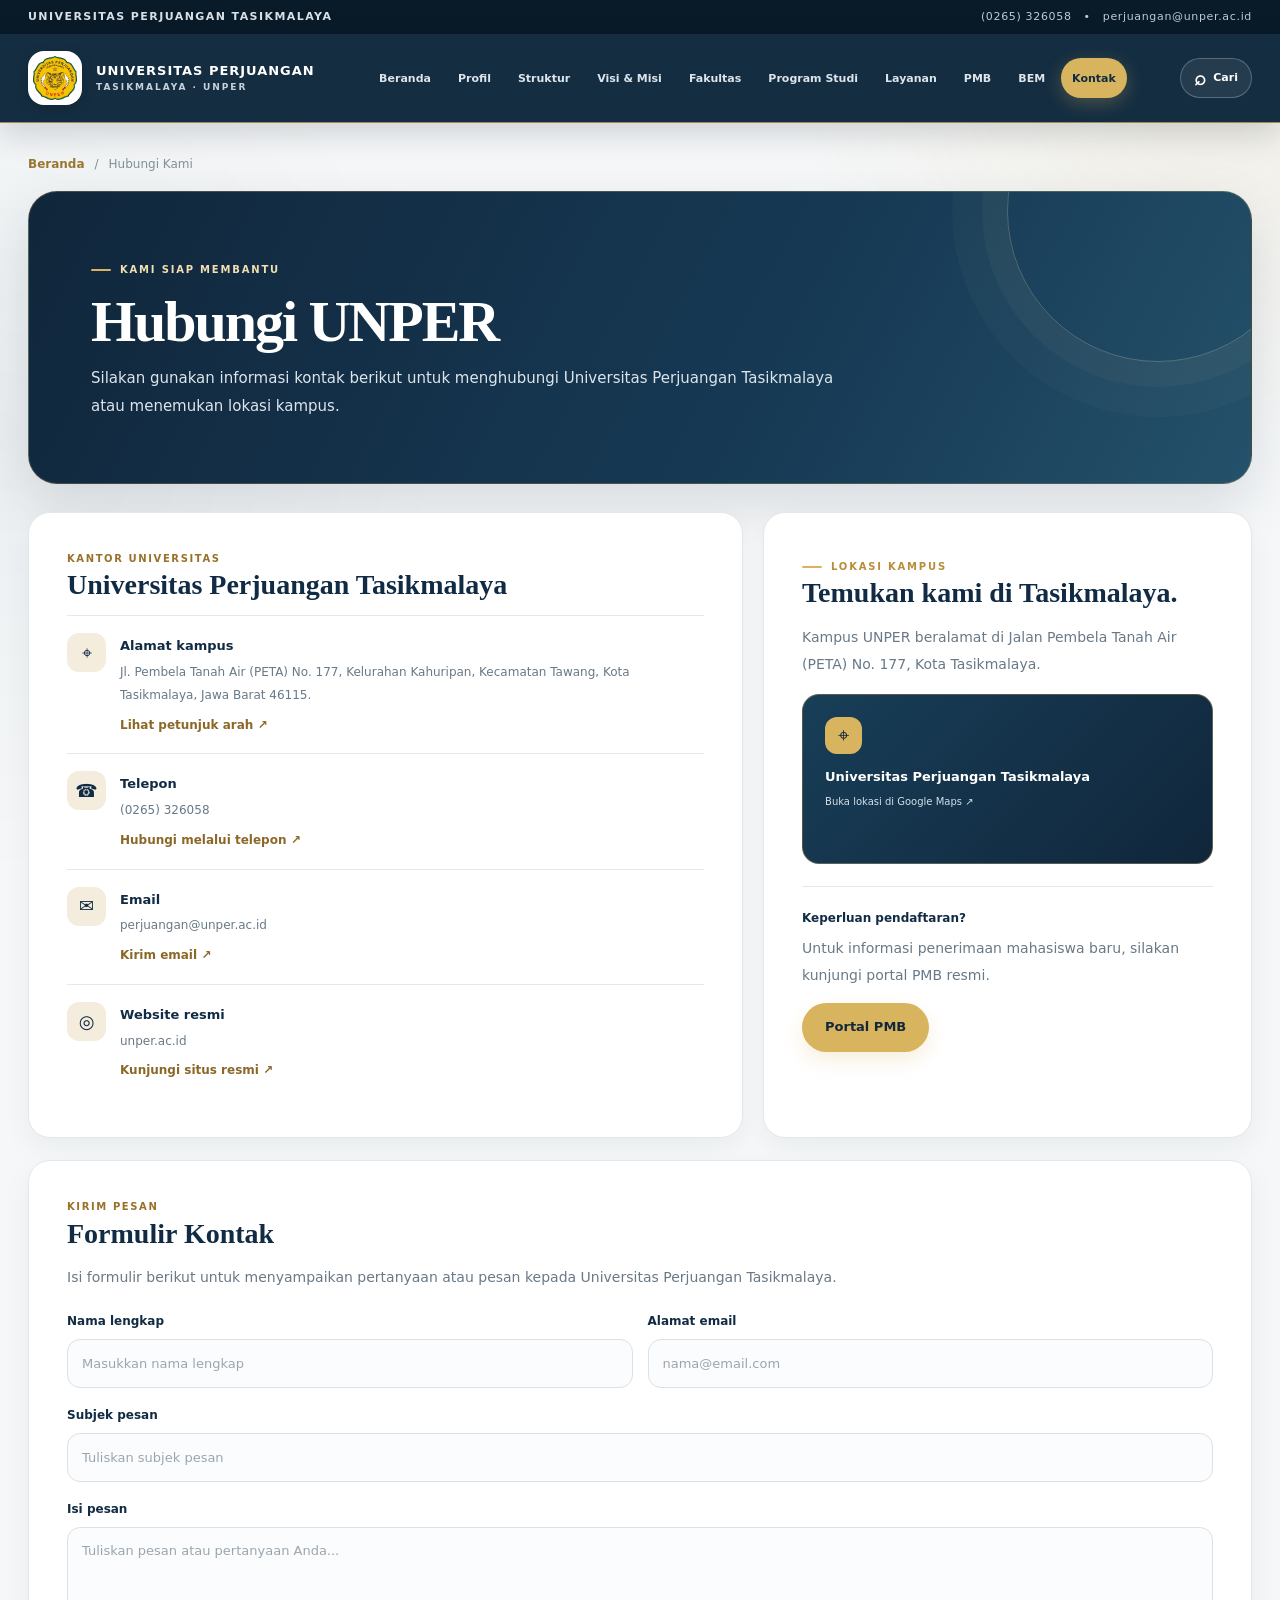
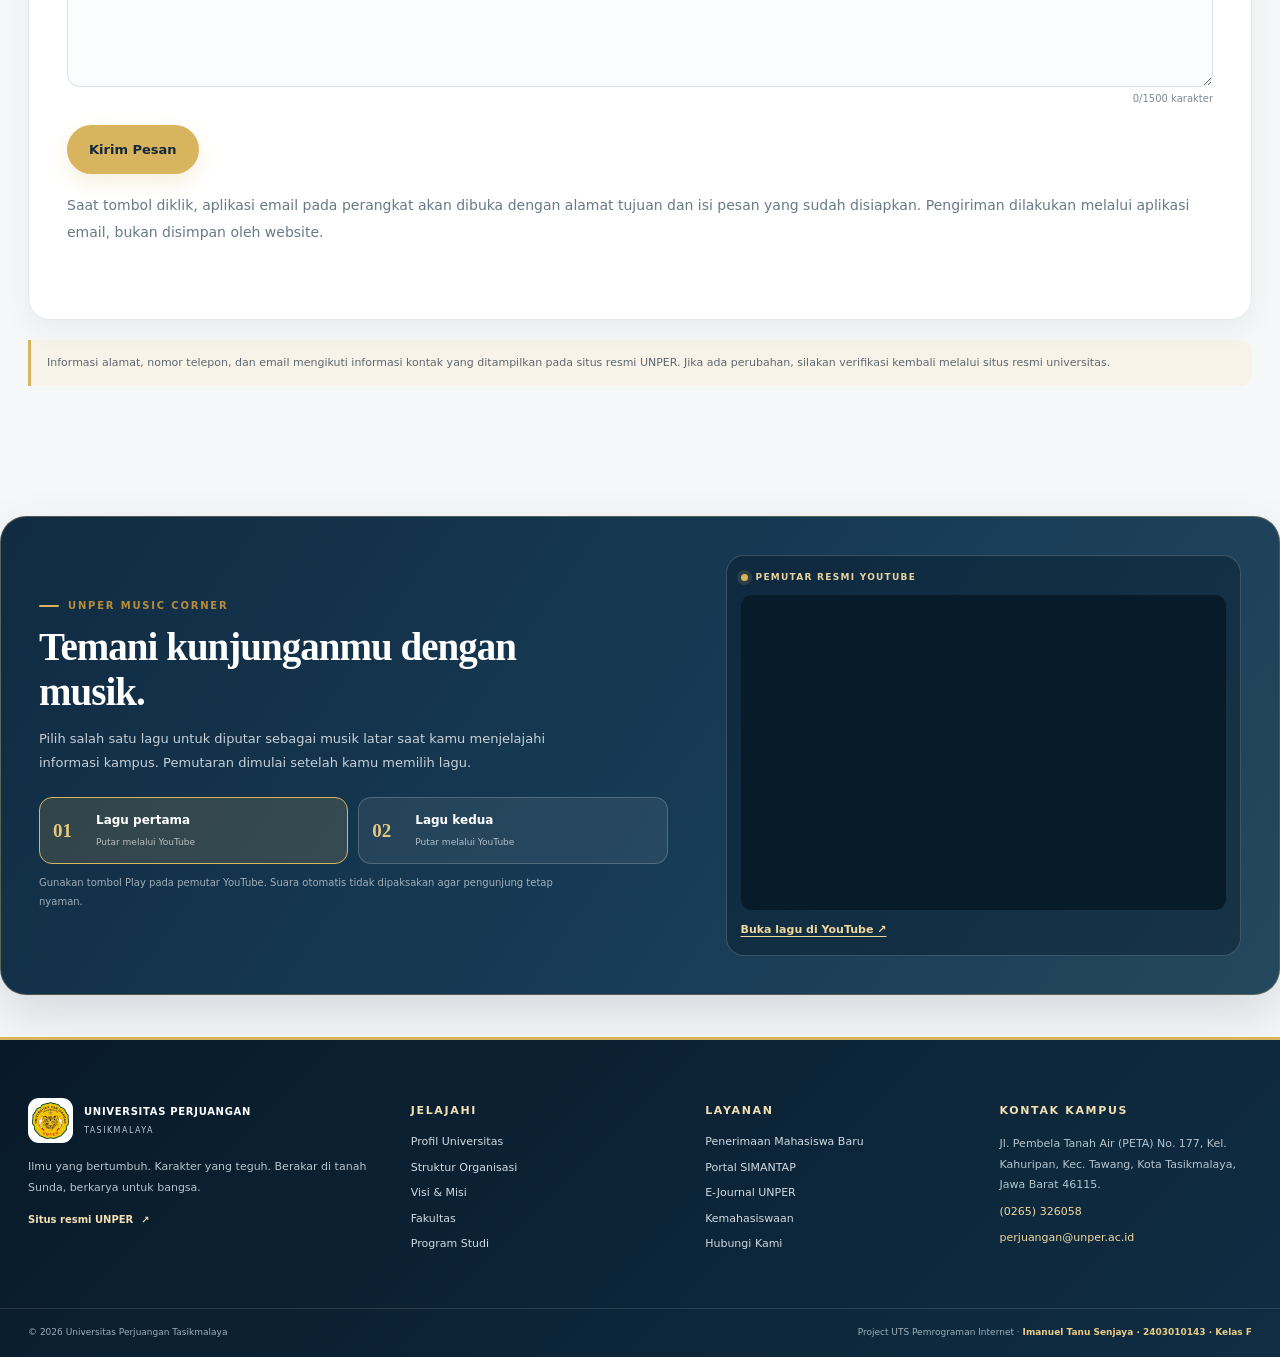
<file: hubungi_imanuel.html>
<!DOCTYPE html>

<html lang="id"><head>
  <meta name="referrer" content="strict-origin-when-cross-origin"><meta charset="utf-8"/><meta content="width=device-width, initial-scale=1" name="viewport"/><meta content="#10263b" name="theme-color"/><meta content="Kontak Universitas Perjuangan Tasikmalaya" name="description"/><meta content="Imanuel Tanu Senjaya" name="author"/><title>Hubungi Kami | UNPER</title><link href="assets/logo_unper_imanuel.png" rel="icon" type="image/png"/><link href="style_imanuel.css" rel="stylesheet"/><meta property="og:type" content="website"/><meta property="og:site_name" content="Universitas Perjuangan Tasikmalaya"/><meta property="og:locale" content="id_ID"/><meta name="robots" content="index,follow"/></head>
<body data-page="hubungi_imanuel.html"><span aria-hidden="true" class="imanuel_top-anchor" id="imanuel_top"></span>
<a class="imanuel_skip-link" href="#imanuel_main-content">Lewati ke konten</a>
<div class="imanuel_utility-bar">
<div class="imanuel_container imanuel_utility-inner">
<span>UNIVERSITAS PERJUANGAN TASIKMALAYA</span>
<div class="imanuel_utility-links">
<a href="tel:+62265326058">(0265) 326058</a>
<span aria-hidden="true">•</span>
<a href="mailto:perjuangan@unper.ac.id">perjuangan@unper.ac.id</a>
</div>
</div>
</div>
<header class="imanuel_site-header">
<div class="imanuel_container imanuel_header-row">
<a aria-label="UNPER, kembali ke beranda" class="imanuel_brand" href="index.html">
<span class="imanuel_brand-mark imanuel_logo-frame"><img alt="Lambang Universitas Perjuangan Tasikmalaya" height="52" loading="lazy" src="assets/logo_unper_imanuel.png" width="52"/></span>
<span class="imanuel_brand-copy"><strong class="imanuel_brand-name">UNIVERSITAS PERJUANGAN</strong><small class="imanuel_brand-sub">TASIKMALAYA · UNPER</small></span>
</a>
<button aria-controls="imanuel_primary_nav" aria-expanded="false" aria-label="Buka navigasi" class="imanuel_menu-toggle" type="button">
<span aria-hidden="true" class="imanuel_menu-icon">☰</span><span>MENU</span>
</button>
<nav aria-label="Navigasi utama" class="imanuel_nav" id="imanuel_primary_nav">
<a href="index.html">Beranda</a>
<a href="profil_imanuel.html">Profil</a>
<a href="struktur_imanuel.html">Struktur</a>
<a href="visi_misi_imanuel.html">Visi &amp; Misi</a>
<a href="fakultas_imanuel.html">Fakultas</a>
<a href="prodi_imanuel.html">Program Studi</a>
<a href="layanan_imanuel.html">Layanan</a><a href="pmb_imanuel.html">PMB</a>
<a href="bem_imanuel.html">BEM</a>
<a href="hubungi_imanuel.html">Kontak</a>
</nav>
</div>
</header>
<main class="imanuel_container imanuel_main-shell" id="imanuel_main-content">
<nav aria-label="Breadcrumb" class="imanuel_breadcrumb"><a href="index.html">Beranda</a><span aria-hidden="true">/</span><span aria-current="page">Hubungi Kami</span></nav><section class="imanuel_page-head"><div class="imanuel_eyebrow">Kami siap membantu</div><h1 class="imanuel_page-title">Hubungi UNPER</h1><p>Silakan gunakan informasi kontak berikut untuk menghubungi Universitas Perjuangan Tasikmalaya atau menemukan lokasi kampus.</p></section>
<div class="imanuel_contact-layout">
<section class="imanuel_glass imanuel_contact-main"><div class="imanuel_contact-kicker">Kantor Universitas</div><h2>Universitas Perjuangan Tasikmalaya</h2>
<div class="imanuel_contact-item"><div class="imanuel_contact-icon">⌖</div><div><b>Alamat kampus</b><p>Jl. Pembela Tanah Air (PETA) No. 177, Kelurahan Kahuripan, Kecamatan Tawang, Kota Tasikmalaya, Jawa Barat 46115.</p><a href="https://www.google.com/maps/search/?api=1&amp;query=Universitas+Perjuangan+Tasikmalaya+Jl+PETA+177" rel="noopener" target="_blank">Lihat petunjuk arah ↗</a></div></div>
<div class="imanuel_contact-item"><div class="imanuel_contact-icon">☎</div><div><b>Telepon</b><p>(0265) 326058</p><a href="tel:+62265326058">Hubungi melalui telepon ↗</a></div></div>
<div class="imanuel_contact-item"><div class="imanuel_contact-icon">✉</div><div><b>Email</b><p>perjuangan@unper.ac.id</p><a href="mailto:perjuangan@unper.ac.id">Kirim email ↗</a></div></div>
<div class="imanuel_contact-item"><div class="imanuel_contact-icon">◎</div><div><b>Website resmi</b><p>unper.ac.id</p><a href="https://unper.ac.id/" rel="noopener" target="_blank">Kunjungi situs resmi ↗</a></div></div>
</section>
<aside class="imanuel_glass imanuel_contact-side"><div class="imanuel_eyebrow">Lokasi kampus</div><h2>Temukan kami di Tasikmalaya.</h2><p>Kampus UNPER beralamat di Jalan Pembela Tanah Air (PETA) No. 177, Kota Tasikmalaya.</p>
<a class="imanuel_map-panel" href="https://www.google.com/maps/search/?api=1&amp;query=Universitas+Perjuangan+Tasikmalaya+Jl+PETA+177" rel="noopener" target="_blank"><span class="imanuel_map-pin">⌖</span><b>Universitas Perjuangan Tasikmalaya</b><small>Buka lokasi di Google Maps ↗</small></a>
<div class="imanuel_contact-help"><b>Keperluan pendaftaran?</b><p>Untuk informasi penerimaan mahasiswa baru, silakan kunjungi portal PMB resmi.</p><a class="imanuel_btn" href="pmb_imanuel.html">Portal PMB</a></div>
</aside></div>
<section class="imanuel_glass imanuel_contact-form-panel">
<div class="imanuel_contact-kicker">Kirim pesan</div>
<h2>Formulir Kontak</h2>
<p>Isi formulir berikut untuk menyampaikan pertanyaan atau pesan kepada Universitas Perjuangan Tasikmalaya.</p>
<form action="mailto:perjuangan@unper.ac.id" class="imanuel_contact-form" enctype="text/plain" id="imanuel_contact_form" method="post">
<div class="imanuel_form-row">
<div class="imanuel_form-field">
<label for="imanuel_nama">Nama lengkap</label>
<input autocomplete="name" id="imanuel_nama" name="nama" placeholder="Masukkan nama lengkap" required="" type="text"/>
</div>
<div class="imanuel_form-field">
<label for="imanuel_email">Alamat email</label>
<input autocomplete="email" id="imanuel_email" name="email" placeholder="nama@email.com" required="" type="email"/>
</div>
</div>
<div class="imanuel_form-field">
<label for="imanuel_subjek">Subjek pesan</label>
<input id="imanuel_subjek" name="subjek" placeholder="Tuliskan subjek pesan" required="" type="text"/>
</div>
<div class="imanuel_form-field">
<label for="imanuel_pesan">Isi pesan</label>
<textarea id="imanuel_pesan" minlength="10" name="pesan" placeholder="Tuliskan pesan atau pertanyaan Anda..." required=""></textarea>
</div>
<button class="imanuel_btn imanuel_form-submit" type="submit">Kirim Pesan</button>
<p class="imanuel_form-help" id="imanuel_form_help">Saat tombol diklik, aplikasi email pada perangkat akan dibuka dengan alamat tujuan dan isi pesan yang sudah disiapkan. Pengiriman dilakukan melalui aplikasi email, bukan disimpan oleh website.</p>
<p aria-live="polite" class="imanuel_form-status" id="imanuel_form_status"></p>
</form>
</section>
<p class="imanuel_notice imanuel_contact-notice">Informasi alamat, nomor telepon, dan email mengikuti informasi kontak yang ditampilkan pada situs resmi UNPER. Jika ada perubahan, silakan verifikasi kembali melalui situs resmi universitas.</p>
</main>
<section class="imanuel_music-section" aria-labelledby="imanuel_music-title" id="imanuel_music">
  <div class="imanuel_music-copy">
    <span class="imanuel_section-kicker">UNPER MUSIC CORNER</span>
    <h2 id="imanuel_music-title">Temani kunjunganmu dengan musik.</h2>
    <p>Pilih salah satu lagu untuk diputar sebagai musik latar saat kamu menjelajahi informasi kampus. Pemutaran dimulai setelah kamu memilih lagu.</p>
    <div class="imanuel_music-tracks" role="group" aria-label="Pilih lagu">
      <button class="imanuel_music-track" type="button" data-imanuel-video="T51z9Egir88" aria-pressed="true"><span>01</span><b>Lagu pertama</b><small>Putar melalui YouTube</small></button>
      <button class="imanuel_music-track" type="button" data-imanuel-video="77RXIf4ENUQ" aria-pressed="false"><span>02</span><b>Lagu kedua</b><small>Putar melalui YouTube</small></button>
    </div>
    <p class="imanuel_music-note">Gunakan tombol Play pada pemutar YouTube. Suara otomatis tidak dipaksakan agar pengunjung tetap nyaman.</p>
  </div>
  <div class="imanuel_music-player-wrap">
    <div class="imanuel_music-player-label"><span class="imanuel_music-live-dot"></span> PEMUTAR RESMI YOUTUBE</div>
    <iframe class="imanuel_music-iframe" id="imanuel_youtube_player" width="560" height="315" src="https://www.youtube.com/embed/T51z9Egir88?playsinline=1&rel=0" title="Pemutar musik YouTube UNPER" allow="accelerometer; autoplay; clipboard-write; encrypted-media; gyroscope; picture-in-picture; web-share" referrerpolicy="strict-origin-when-cross-origin" allowfullscreen loading="lazy"></iframe>
    <a class="imanuel_music-youtube-link" href="https://youtu.be/T51z9Egir88" target="_blank" rel="noopener">Buka lagu di YouTube ↗</a>
  </div>
</section>
<footer class="imanuel_site-footer">
<div class="imanuel_container imanuel_footer-grid">
<div class="imanuel_footer-brand">
<div class="imanuel_footer-brand-row">
<span class="imanuel_footer-logo"><img alt="Lambang UNPER" height="48" loading="lazy" src="assets/logo_unper_imanuel.png" width="48"/></span>
<span><strong>UNIVERSITAS PERJUANGAN</strong><small>TASIKMALAYA</small></span>
</div>
<p>Ilmu yang bertumbuh. Karakter yang teguh. Berakar di tanah Sunda, berkarya untuk bangsa.</p>
<a class="imanuel_footer-official" href="https://unper.ac.id/" rel="noopener" target="_blank">Situs resmi UNPER <span aria-hidden="true">↗</span></a>
</div>
<div class="imanuel_footer-column">
<h3>Jelajahi</h3>
<a href="profil_imanuel.html">Profil Universitas</a>
<a href="struktur_imanuel.html">Struktur Organisasi</a>
<a href="visi_misi_imanuel.html">Visi &amp; Misi</a>
<a href="fakultas_imanuel.html">Fakultas</a>
<a href="prodi_imanuel.html">Program Studi</a>
</div>
<div class="imanuel_footer-column">
<h3>Layanan</h3>
<a href="pmb_imanuel.html">Penerimaan Mahasiswa Baru</a>
<a href="https://simantap.unper.ac.id/" rel="noopener" target="_blank">Portal SIMANTAP</a>
<a href="https://e-journal.unper.ac.id/" rel="noopener" target="_blank">E-Journal UNPER</a>
<a href="bem_imanuel.html">Kemahasiswaan</a>
<a href="hubungi_imanuel.html">Hubungi Kami</a>
</div>
<div class="imanuel_footer-column imanuel_footer-contact">
<h3>Kontak Kampus</h3>
<p>Jl. Pembela Tanah Air (PETA) No. 177, Kel. Kahuripan, Kec. Tawang, Kota Tasikmalaya, Jawa Barat 46115.</p>
<a href="tel:+62265326058">(0265) 326058</a>
<a href="mailto:perjuangan@unper.ac.id">perjuangan@unper.ac.id</a>
</div>
</div>
<div class="imanuel_footer-bottom">
<div class="imanuel_container imanuel_footer-bottom-inner">
<span>© <span data-year="">2026</span> Universitas Perjuangan Tasikmalaya</span>
<span>Project UTS Pemrograman Internet · <strong>Imanuel Tanu Senjaya · 2403010143 · Kelas F</strong></span>
</div>
</div>
</footer>
<a aria-label="Kembali ke atas" class="imanuel_back-top" href="#imanuel_top">↑</a>
<script src="script_imanuel.js"></script></body></html>
</file>
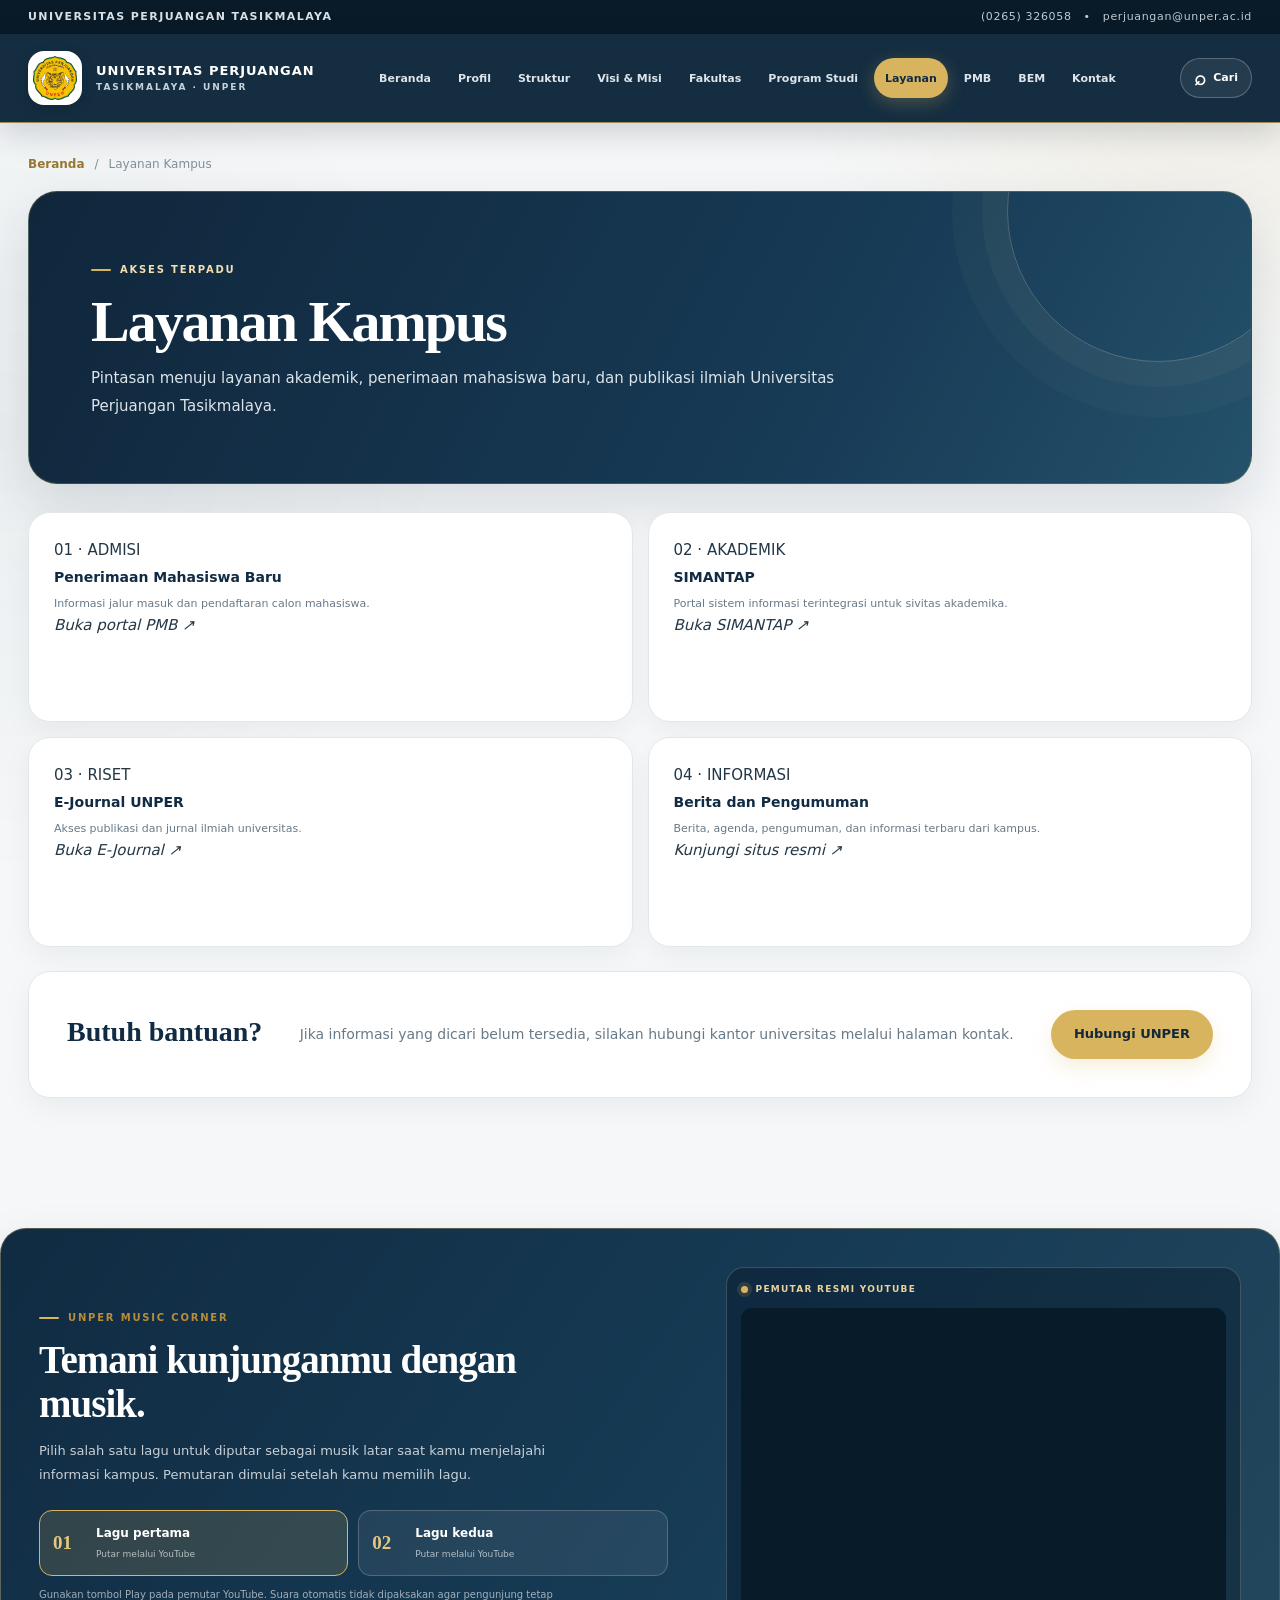
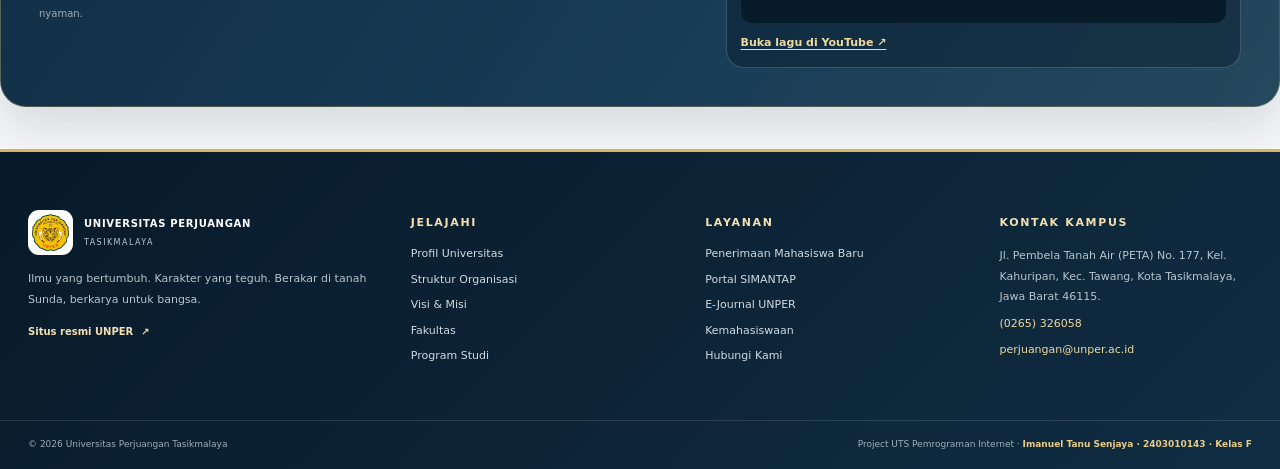
<file: layanan_imanuel.html>
<!DOCTYPE html>

<html lang="id"><head>
  <meta name="referrer" content="strict-origin-when-cross-origin"><meta charset="utf-8"/><meta content="width=device-width, initial-scale=1" name="viewport"/><meta content="#10263b" name="theme-color"/><meta content="Akses layanan Universitas Perjuangan Tasikmalaya" name="description"/><meta content="Imanuel Tanu Senjaya" name="author"/><title>Layanan Kampus | UNPER</title><link href="assets/logo_unper_imanuel.png" rel="icon" type="image/png"/><link href="style_imanuel.css" rel="stylesheet"/><meta property="og:type" content="website"/><meta property="og:site_name" content="Universitas Perjuangan Tasikmalaya"/><meta property="og:locale" content="id_ID"/><meta name="robots" content="index,follow"/></head>
<body data-page="layanan_imanuel.html"><span aria-hidden="true" class="imanuel_top-anchor" id="imanuel_top"></span>
<a class="imanuel_skip-link" href="#imanuel_main-content">Lewati ke konten</a>
<div class="imanuel_utility-bar">
<div class="imanuel_container imanuel_utility-inner">
<span>UNIVERSITAS PERJUANGAN TASIKMALAYA</span>
<div class="imanuel_utility-links">
<a href="tel:+62265326058">(0265) 326058</a>
<span aria-hidden="true">•</span>
<a href="mailto:perjuangan@unper.ac.id">perjuangan@unper.ac.id</a>
</div>
</div>
</div>
<header class="imanuel_site-header">
<div class="imanuel_container imanuel_header-row">
<a aria-label="UNPER, kembali ke beranda" class="imanuel_brand" href="index.html">
<span class="imanuel_brand-mark imanuel_logo-frame"><img alt="Lambang Universitas Perjuangan Tasikmalaya" height="52" loading="lazy" src="assets/logo_unper_imanuel.png" width="52"/></span>
<span class="imanuel_brand-copy"><strong class="imanuel_brand-name">UNIVERSITAS PERJUANGAN</strong><small class="imanuel_brand-sub">TASIKMALAYA · UNPER</small></span>
</a>
<button aria-controls="imanuel_primary_nav" aria-expanded="false" aria-label="Buka navigasi" class="imanuel_menu-toggle" type="button">
<span aria-hidden="true" class="imanuel_menu-icon">☰</span><span>MENU</span>
</button>
<nav aria-label="Navigasi utama" class="imanuel_nav" id="imanuel_primary_nav">
<a href="index.html">Beranda</a>
<a href="profil_imanuel.html">Profil</a>
<a href="struktur_imanuel.html">Struktur</a>
<a href="visi_misi_imanuel.html">Visi &amp; Misi</a>
<a href="fakultas_imanuel.html">Fakultas</a>
<a href="prodi_imanuel.html">Program Studi</a>
<a href="layanan_imanuel.html">Layanan</a><a href="pmb_imanuel.html">PMB</a>
<a href="bem_imanuel.html">BEM</a>
<a href="hubungi_imanuel.html">Kontak</a>
</nav>
</div>
</header>
<main class="imanuel_container imanuel_main-shell" id="imanuel_main-content">
<nav aria-label="Breadcrumb" class="imanuel_breadcrumb"><a href="index.html">Beranda</a><span aria-hidden="true">/</span><span aria-current="page">Layanan Kampus</span></nav><section class="imanuel_page-head"><div class="imanuel_eyebrow">Akses terpadu</div><h1 class="imanuel_page-title">Layanan Kampus</h1><p>Pintasan menuju layanan akademik, penerimaan mahasiswa baru, dan publikasi ilmiah Universitas Perjuangan Tasikmalaya.</p></section>
<div class="imanuel_service-grid imanuel_large">
<a class="imanuel_service-card" href="pmb_imanuel.html"><span>01 · ADMISI</span><b>Penerimaan Mahasiswa Baru</b><small>Informasi jalur masuk dan pendaftaran calon mahasiswa.</small><em>Buka portal PMB ↗</em></a>
<a class="imanuel_service-card" href="https://simantap.unper.ac.id/" rel="noopener" target="_blank"><span>02 · AKADEMIK</span><b>SIMANTAP</b><small>Portal sistem informasi terintegrasi untuk sivitas akademika.</small><em>Buka SIMANTAP ↗</em></a>
<a class="imanuel_service-card" href="https://e-journal.unper.ac.id/" rel="noopener" target="_blank"><span>03 · RISET</span><b>E-Journal UNPER</b><small>Akses publikasi dan jurnal ilmiah universitas.</small><em>Buka E-Journal ↗</em></a>
<a class="imanuel_service-card" href="https://unper.ac.id/" rel="noopener" target="_blank"><span>04 · INFORMASI</span><b>Berita dan Pengumuman</b><small>Berita, agenda, pengumuman, dan informasi terbaru dari kampus.</small><em>Kunjungi situs resmi ↗</em></a>
</div>
<div class="imanuel_glass imanuel_service-note"><h2>Butuh bantuan?</h2><p>Jika informasi yang dicari belum tersedia, silakan hubungi kantor universitas melalui halaman kontak.</p><a class="imanuel_btn" href="hubungi_imanuel.html">Hubungi UNPER</a></div>
</main>
<section class="imanuel_music-section" aria-labelledby="imanuel_music-title" id="imanuel_music">
  <div class="imanuel_music-copy">
    <span class="imanuel_section-kicker">UNPER MUSIC CORNER</span>
    <h2 id="imanuel_music-title">Temani kunjunganmu dengan musik.</h2>
    <p>Pilih salah satu lagu untuk diputar sebagai musik latar saat kamu menjelajahi informasi kampus. Pemutaran dimulai setelah kamu memilih lagu.</p>
    <div class="imanuel_music-tracks" role="group" aria-label="Pilih lagu">
      <button class="imanuel_music-track" type="button" data-imanuel-video="T51z9Egir88" aria-pressed="true"><span>01</span><b>Lagu pertama</b><small>Putar melalui YouTube</small></button>
      <button class="imanuel_music-track" type="button" data-imanuel-video="77RXIf4ENUQ" aria-pressed="false"><span>02</span><b>Lagu kedua</b><small>Putar melalui YouTube</small></button>
    </div>
    <p class="imanuel_music-note">Gunakan tombol Play pada pemutar YouTube. Suara otomatis tidak dipaksakan agar pengunjung tetap nyaman.</p>
  </div>
  <div class="imanuel_music-player-wrap">
    <div class="imanuel_music-player-label"><span class="imanuel_music-live-dot"></span> PEMUTAR RESMI YOUTUBE</div>
    <iframe class="imanuel_music-iframe" id="imanuel_youtube_player" width="560" height="315" src="https://www.youtube.com/embed/T51z9Egir88?playsinline=1&rel=0" title="Pemutar musik YouTube UNPER" allow="accelerometer; autoplay; clipboard-write; encrypted-media; gyroscope; picture-in-picture; web-share" referrerpolicy="strict-origin-when-cross-origin" allowfullscreen loading="lazy"></iframe>
    <a class="imanuel_music-youtube-link" href="https://youtu.be/T51z9Egir88" target="_blank" rel="noopener">Buka lagu di YouTube ↗</a>
  </div>
</section>
<footer class="imanuel_site-footer">
<div class="imanuel_container imanuel_footer-grid">
<div class="imanuel_footer-brand">
<div class="imanuel_footer-brand-row">
<span class="imanuel_footer-logo"><img alt="Lambang UNPER" height="48" loading="lazy" src="assets/logo_unper_imanuel.png" width="48"/></span>
<span><strong>UNIVERSITAS PERJUANGAN</strong><small>TASIKMALAYA</small></span>
</div>
<p>Ilmu yang bertumbuh. Karakter yang teguh. Berakar di tanah Sunda, berkarya untuk bangsa.</p>
<a class="imanuel_footer-official" href="https://unper.ac.id/" rel="noopener" target="_blank">Situs resmi UNPER <span aria-hidden="true">↗</span></a>
</div>
<div class="imanuel_footer-column">
<h3>Jelajahi</h3>
<a href="profil_imanuel.html">Profil Universitas</a>
<a href="struktur_imanuel.html">Struktur Organisasi</a>
<a href="visi_misi_imanuel.html">Visi &amp; Misi</a>
<a href="fakultas_imanuel.html">Fakultas</a>
<a href="prodi_imanuel.html">Program Studi</a>
</div>
<div class="imanuel_footer-column">
<h3>Layanan</h3>
<a href="pmb_imanuel.html">Penerimaan Mahasiswa Baru</a>
<a href="https://simantap.unper.ac.id/" rel="noopener" target="_blank">Portal SIMANTAP</a>
<a href="https://e-journal.unper.ac.id/" rel="noopener" target="_blank">E-Journal UNPER</a>
<a href="bem_imanuel.html">Kemahasiswaan</a>
<a href="hubungi_imanuel.html">Hubungi Kami</a>
</div>
<div class="imanuel_footer-column imanuel_footer-contact">
<h3>Kontak Kampus</h3>
<p>Jl. Pembela Tanah Air (PETA) No. 177, Kel. Kahuripan, Kec. Tawang, Kota Tasikmalaya, Jawa Barat 46115.</p>
<a href="tel:+62265326058">(0265) 326058</a>
<a href="mailto:perjuangan@unper.ac.id">perjuangan@unper.ac.id</a>
</div>
</div>
<div class="imanuel_footer-bottom">
<div class="imanuel_container imanuel_footer-bottom-inner">
<span>© <span data-year="">2026</span> Universitas Perjuangan Tasikmalaya</span>
<span>Project UTS Pemrograman Internet · <strong>Imanuel Tanu Senjaya · 2403010143 · Kelas F</strong></span>
</div>
</div>
</footer>
<a aria-label="Kembali ke atas" class="imanuel_back-top" href="#imanuel_top">↑</a>
<script src="script_imanuel.js"></script></body></html>
</file>
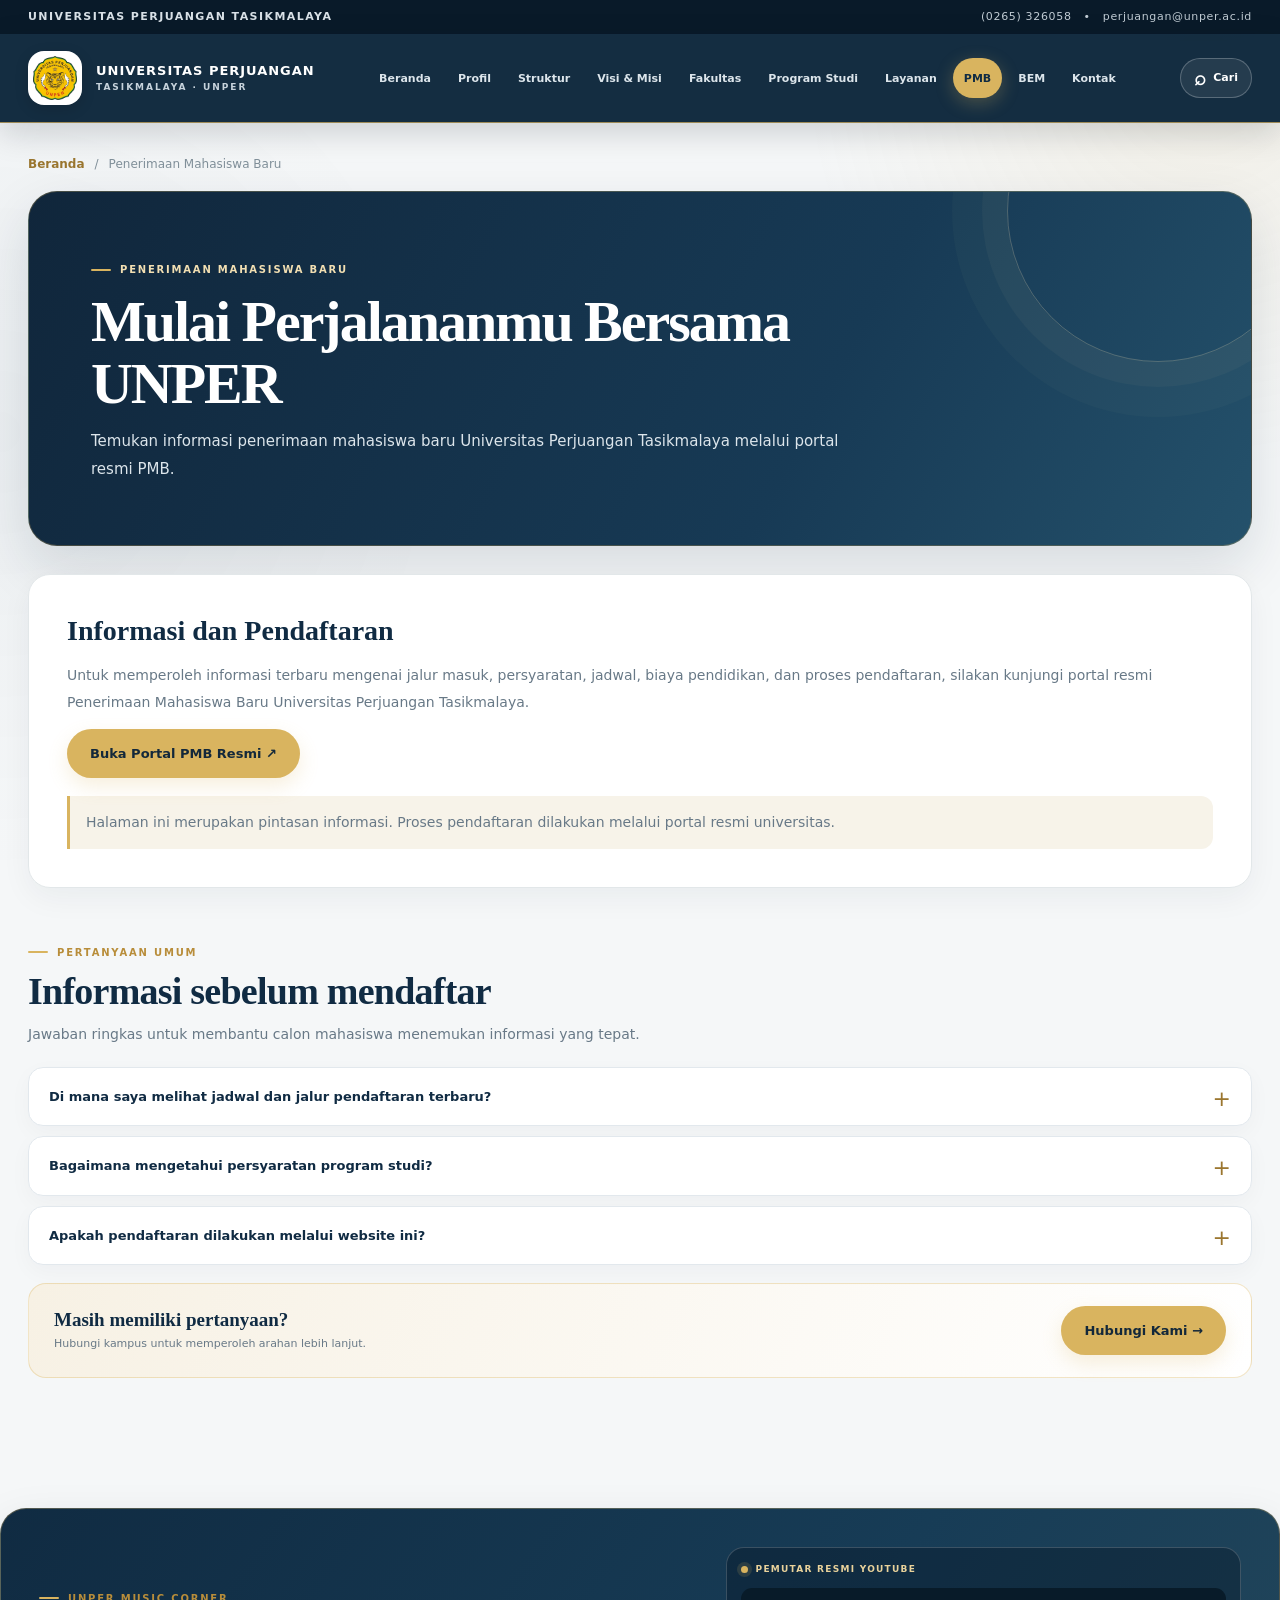
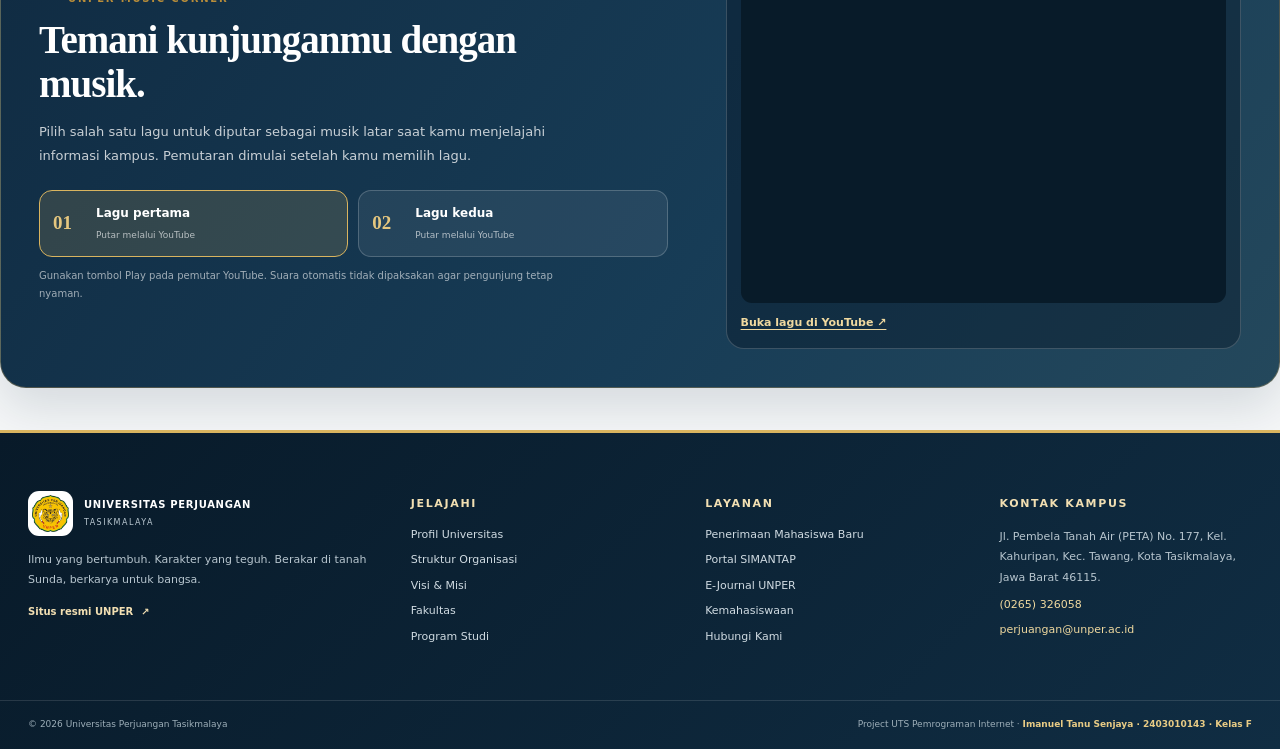
<file: pmb_imanuel.html>
<!DOCTYPE html>

<html lang="id">
<head>
  <meta name="referrer" content="strict-origin-when-cross-origin"><meta charset="utf-8"/><meta content="width=device-width, initial-scale=1" name="viewport"/><meta content="#10263b" name="theme-color"/><meta content="Informasi Penerimaan Mahasiswa Baru UNPER" name="description"/><meta content="Imanuel Tanu Senjaya" name="author"/><title>PMB Imanuel | Universitas Perjuangan Tasikmalaya</title><link href="assets/logo_unper_imanuel.png" rel="icon" type="image/png"/><link href="style_imanuel.css" rel="stylesheet"/><meta property="og:type" content="website"/><meta property="og:site_name" content="Universitas Perjuangan Tasikmalaya"/><meta property="og:locale" content="id_ID"/><meta name="robots" content="index,follow"/></head>
<body data-page="pmb_imanuel.html"><span aria-hidden="true" class="imanuel_top-anchor" id="imanuel_top"></span>
<a class="imanuel_skip-link" href="#imanuel_main-content">Lewati ke konten</a>
<div class="imanuel_utility-bar">
<div class="imanuel_container imanuel_utility-inner">
<span>UNIVERSITAS PERJUANGAN TASIKMALAYA</span>
<div class="imanuel_utility-links">
<a href="tel:+62265326058">(0265) 326058</a>
<span aria-hidden="true">•</span>
<a href="mailto:perjuangan@unper.ac.id">perjuangan@unper.ac.id</a>
</div>
</div>
</div>
<header class="imanuel_site-header">
<div class="imanuel_container imanuel_header-row">
<a aria-label="UNPER, kembali ke beranda" class="imanuel_brand" href="index.html">
<span class="imanuel_brand-mark imanuel_logo-frame"><img alt="Lambang Universitas Perjuangan Tasikmalaya" height="52" loading="lazy" src="assets/logo_unper_imanuel.png" width="52"/></span>
<span class="imanuel_brand-copy"><strong class="imanuel_brand-name">UNIVERSITAS PERJUANGAN</strong><small class="imanuel_brand-sub">TASIKMALAYA · UNPER</small></span>
</a>
<button aria-controls="imanuel_primary_nav" aria-expanded="false" aria-label="Buka navigasi" class="imanuel_menu-toggle" type="button">
<span aria-hidden="true" class="imanuel_menu-icon">☰</span><span>MENU</span>
</button>
<nav aria-label="Navigasi utama" class="imanuel_nav" id="imanuel_primary_nav">
<a href="index.html">Beranda</a>
<a href="profil_imanuel.html">Profil</a>
<a href="struktur_imanuel.html">Struktur</a>
<a href="visi_misi_imanuel.html">Visi &amp; Misi</a>
<a href="fakultas_imanuel.html">Fakultas</a>
<a href="prodi_imanuel.html">Program Studi</a>
<a href="layanan_imanuel.html">Layanan</a><a href="pmb_imanuel.html">PMB</a>
<a href="bem_imanuel.html">BEM</a>
<a href="hubungi_imanuel.html">Kontak</a>
</nav>
</div>
</header>
<main class="imanuel_container imanuel_main-shell" id="imanuel_main-content">
<nav aria-label="Breadcrumb" class="imanuel_breadcrumb"><a href="index.html">Beranda</a><span aria-hidden="true">/</span><span aria-current="page">Penerimaan Mahasiswa Baru</span></nav><section class="imanuel_page-head"><div class="imanuel_eyebrow">Penerimaan mahasiswa baru</div><h1 class="imanuel_page-title">Mulai Perjalananmu Bersama UNPER</h1>
<p>Temukan informasi penerimaan mahasiswa baru Universitas Perjuangan Tasikmalaya melalui portal resmi PMB.</p></section>
<section class="imanuel_glass"><h2>Informasi dan Pendaftaran</h2>
<p>Untuk memperoleh informasi terbaru mengenai jalur masuk, persyaratan, jadwal, biaya pendidikan, dan proses pendaftaran, silakan kunjungi portal resmi Penerimaan Mahasiswa Baru Universitas Perjuangan Tasikmalaya.</p>
<a class="imanuel_btn" href="https://pmb.unper.ac.id/" rel="noopener" target="_blank">Buka Portal PMB Resmi ↗</a>
<p class="imanuel_notice" style="margin-top:18px">Halaman ini merupakan pintasan informasi. Proses pendaftaran dilakukan melalui portal resmi universitas.</p></section>
<section class="imanuel_faq-section" aria-labelledby="imanuel_faq_title">
  <div class="imanuel_section-heading"><span class="imanuel_section-kicker">Pertanyaan umum</span><h2 id="imanuel_faq_title">Informasi sebelum mendaftar</h2><p>Jawaban ringkas untuk membantu calon mahasiswa menemukan informasi yang tepat.</p></div>
  <div class="imanuel_faq-list">
    <details class="imanuel_faq-item"><summary>Di mana saya melihat jadwal dan jalur pendaftaran terbaru?</summary><p>Jadwal, jalur masuk, dan periode pendaftaran dapat berubah. Periksa informasi terbaru langsung melalui <a href="https://pmb.unper.ac.id/" target="_blank" rel="noopener">portal resmi PMB UNPER</a>.</p></details>
    <details class="imanuel_faq-item"><summary>Bagaimana mengetahui persyaratan program studi?</summary><p>Persyaratan dapat berbeda menurut jalur dan program studi. Baca ketentuan pada portal PMB atau hubungi pihak universitas melalui halaman <a href="hubungi_imanuel.html">Hubungi Kami</a>.</p></details>
    <details class="imanuel_faq-item"><summary>Apakah pendaftaran dilakukan melalui website ini?</summary><p>Tidak. Halaman ini merupakan pusat informasi dan pintasan. Pengisian formulir pendaftaran dilakukan pada portal resmi PMB UNPER.</p></details>
  </div>
  <div class="imanuel_faq-cta"><div><b>Masih memiliki pertanyaan?</b><span>Hubungi kampus untuk memperoleh arahan lebih lanjut.</span></div><a class="imanuel_btn" href="hubungi_imanuel.html">Hubungi Kami →</a></div>
</section>
</main>
<section class="imanuel_music-section" aria-labelledby="imanuel_music-title" id="imanuel_music">
  <div class="imanuel_music-copy">
    <span class="imanuel_section-kicker">UNPER MUSIC CORNER</span>
    <h2 id="imanuel_music-title">Temani kunjunganmu dengan musik.</h2>
    <p>Pilih salah satu lagu untuk diputar sebagai musik latar saat kamu menjelajahi informasi kampus. Pemutaran dimulai setelah kamu memilih lagu.</p>
    <div class="imanuel_music-tracks" role="group" aria-label="Pilih lagu">
      <button class="imanuel_music-track" type="button" data-imanuel-video="T51z9Egir88" aria-pressed="true"><span>01</span><b>Lagu pertama</b><small>Putar melalui YouTube</small></button>
      <button class="imanuel_music-track" type="button" data-imanuel-video="77RXIf4ENUQ" aria-pressed="false"><span>02</span><b>Lagu kedua</b><small>Putar melalui YouTube</small></button>
    </div>
    <p class="imanuel_music-note">Gunakan tombol Play pada pemutar YouTube. Suara otomatis tidak dipaksakan agar pengunjung tetap nyaman.</p>
  </div>
  <div class="imanuel_music-player-wrap">
    <div class="imanuel_music-player-label"><span class="imanuel_music-live-dot"></span> PEMUTAR RESMI YOUTUBE</div>
    <iframe class="imanuel_music-iframe" id="imanuel_youtube_player" width="560" height="315" src="https://www.youtube.com/embed/T51z9Egir88?playsinline=1&rel=0" title="Pemutar musik YouTube UNPER" allow="accelerometer; autoplay; clipboard-write; encrypted-media; gyroscope; picture-in-picture; web-share" referrerpolicy="strict-origin-when-cross-origin" allowfullscreen loading="lazy"></iframe>
    <a class="imanuel_music-youtube-link" href="https://youtu.be/T51z9Egir88" target="_blank" rel="noopener">Buka lagu di YouTube ↗</a>
  </div>
</section>
<footer class="imanuel_site-footer">
<div class="imanuel_container imanuel_footer-grid">
<div class="imanuel_footer-brand">
<div class="imanuel_footer-brand-row">
<span class="imanuel_footer-logo"><img alt="Lambang UNPER" height="48" loading="lazy" src="assets/logo_unper_imanuel.png" width="48"/></span>
<span><strong>UNIVERSITAS PERJUANGAN</strong><small>TASIKMALAYA</small></span>
</div>
<p>Ilmu yang bertumbuh. Karakter yang teguh. Berakar di tanah Sunda, berkarya untuk bangsa.</p>
<a class="imanuel_footer-official" href="https://unper.ac.id/" rel="noopener" target="_blank">Situs resmi UNPER <span aria-hidden="true">↗</span></a>
</div>
<div class="imanuel_footer-column">
<h3>Jelajahi</h3>
<a href="profil_imanuel.html">Profil Universitas</a>
<a href="struktur_imanuel.html">Struktur Organisasi</a>
<a href="visi_misi_imanuel.html">Visi &amp; Misi</a>
<a href="fakultas_imanuel.html">Fakultas</a>
<a href="prodi_imanuel.html">Program Studi</a>
</div>
<div class="imanuel_footer-column">
<h3>Layanan</h3>
<a href="pmb_imanuel.html">Penerimaan Mahasiswa Baru</a>
<a href="https://simantap.unper.ac.id/" rel="noopener" target="_blank">Portal SIMANTAP</a>
<a href="https://e-journal.unper.ac.id/" rel="noopener" target="_blank">E-Journal UNPER</a>
<a href="bem_imanuel.html">Kemahasiswaan</a>
<a href="hubungi_imanuel.html">Hubungi Kami</a>
</div>
<div class="imanuel_footer-column imanuel_footer-contact">
<h3>Kontak Kampus</h3>
<p>Jl. Pembela Tanah Air (PETA) No. 177, Kel. Kahuripan, Kec. Tawang, Kota Tasikmalaya, Jawa Barat 46115.</p>
<a href="tel:+62265326058">(0265) 326058</a>
<a href="mailto:perjuangan@unper.ac.id">perjuangan@unper.ac.id</a>
</div>
</div>
<div class="imanuel_footer-bottom">
<div class="imanuel_container imanuel_footer-bottom-inner">
<span>© <span data-year="">2026</span> Universitas Perjuangan Tasikmalaya</span>
<span>Project UTS Pemrograman Internet · <strong>Imanuel Tanu Senjaya · 2403010143 · Kelas F</strong></span>
</div>
</div>
</footer>
<a aria-label="Kembali ke atas" class="imanuel_back-top" href="#imanuel_top">↑</a>
<script src="script_imanuel.js"></script></body></html>
</file>
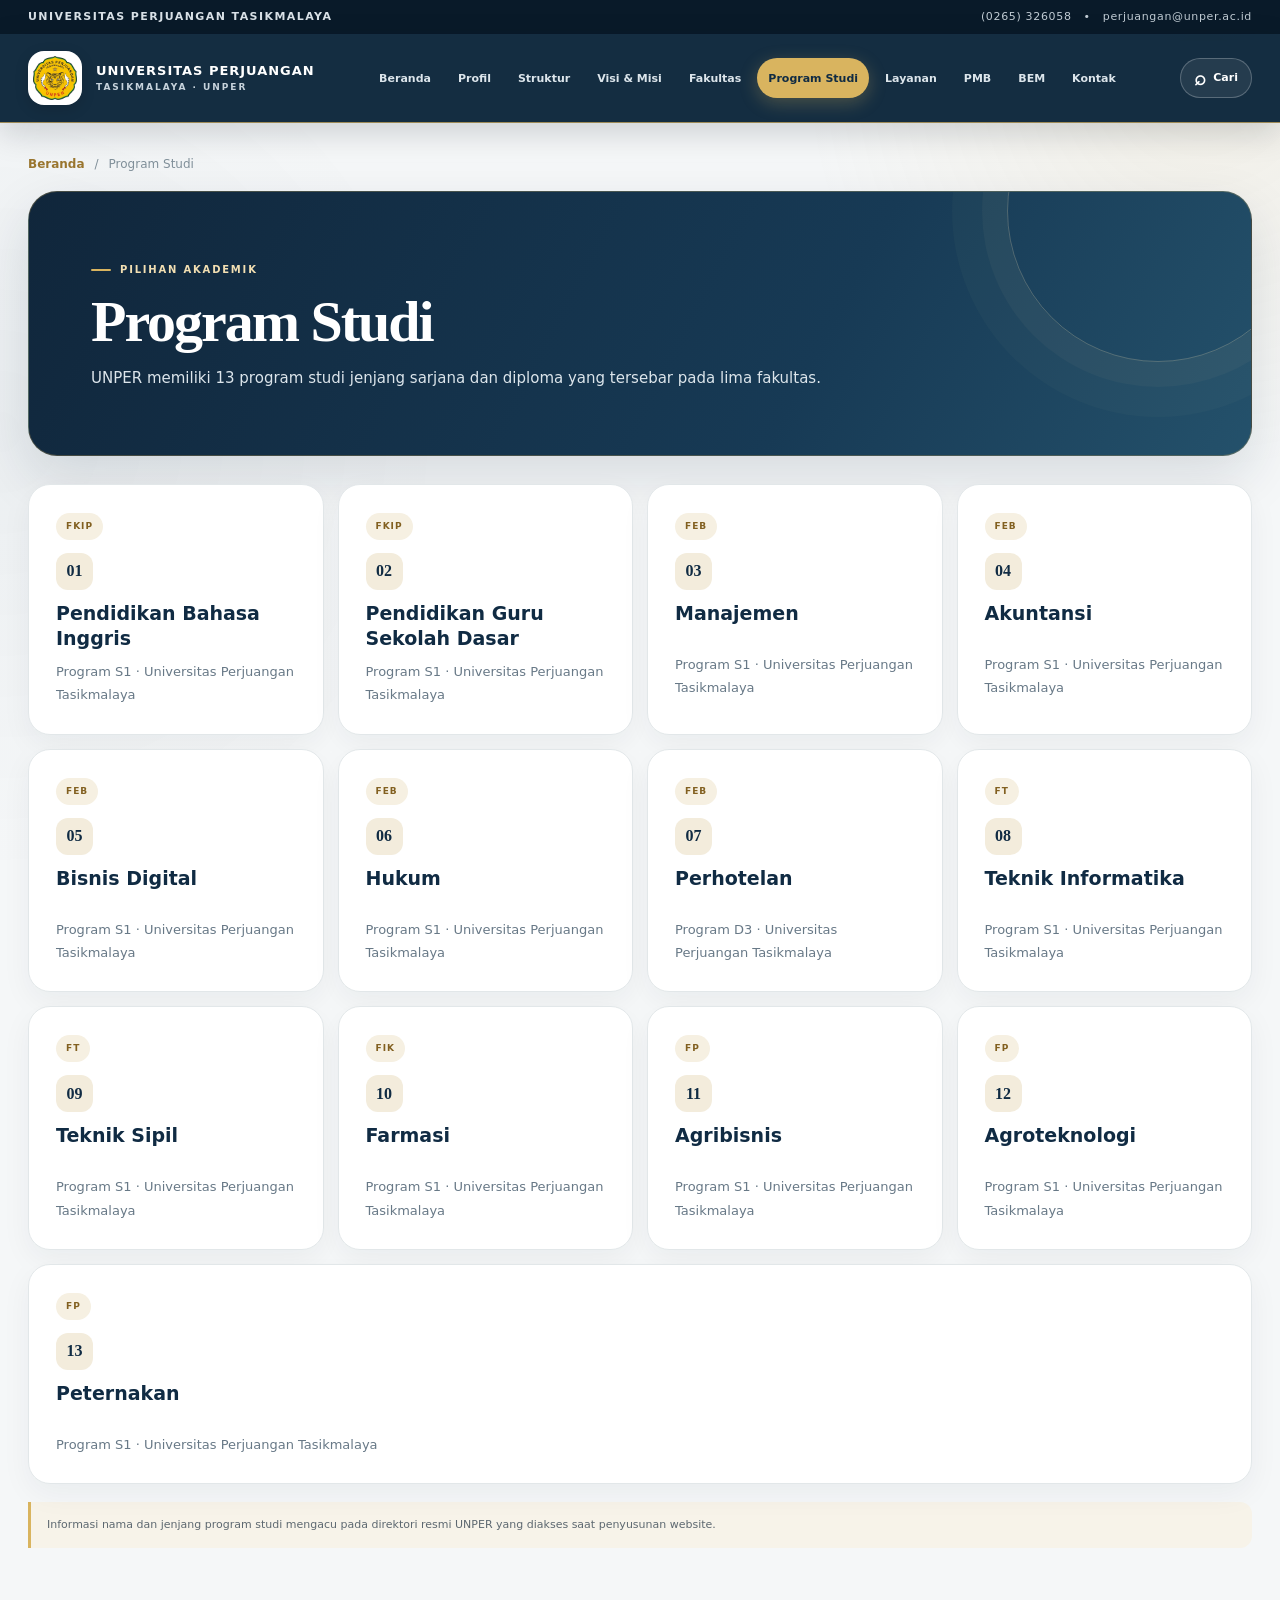
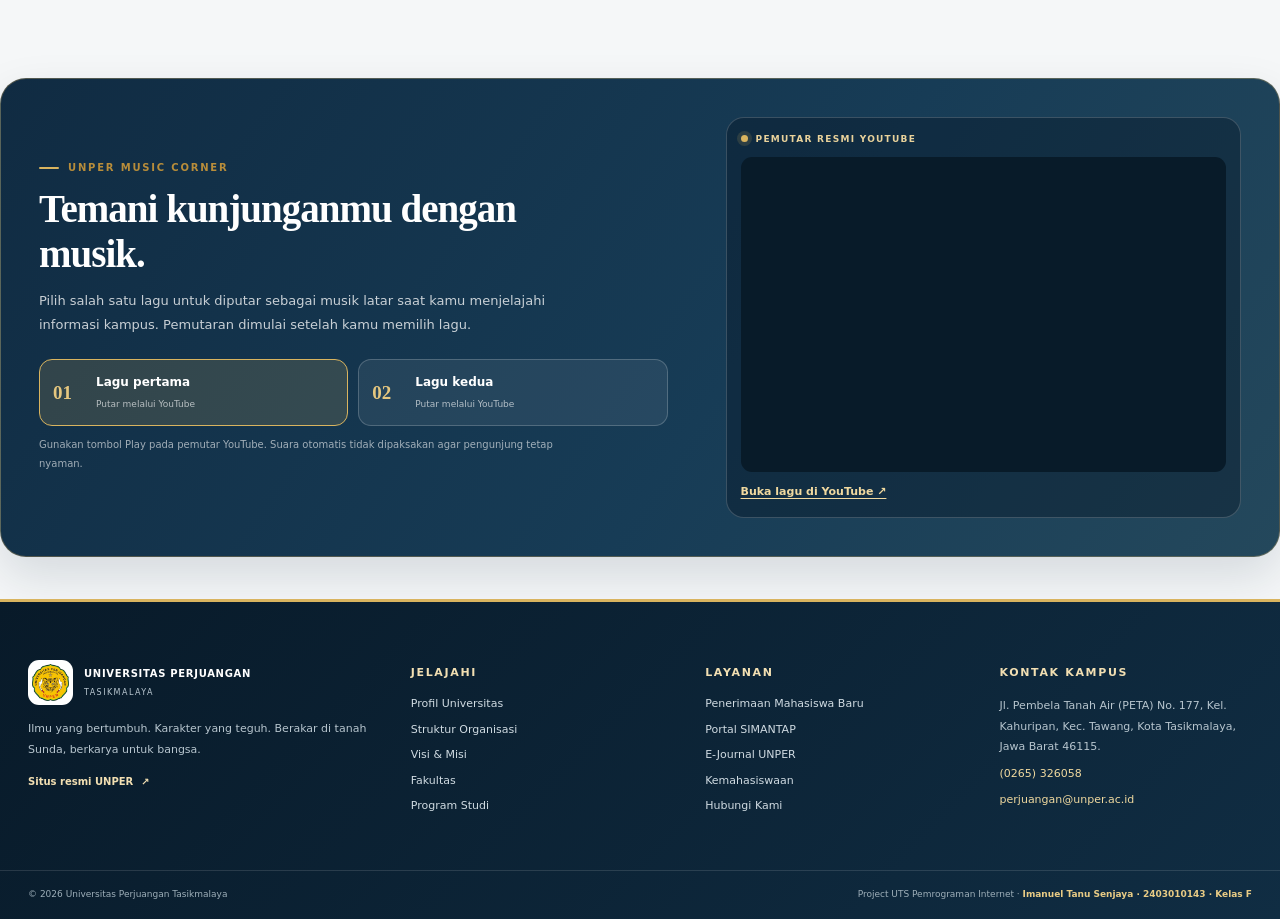
<file: prodi_imanuel.html>
<!DOCTYPE html>

<html lang="id"><head>
  <meta name="referrer" content="strict-origin-when-cross-origin"><meta charset="utf-8"/><meta content="width=device-width, initial-scale=1" name="viewport"/><meta content="#10263b" name="theme-color"/><meta content="Program Studi - Universitas Perjuangan Tasikmalaya" name="description"/><meta content="Imanuel Tanu Senjaya" name="author"/><title>Program Studi | UNPER</title><link href="assets/logo_unper_imanuel.png" rel="icon" type="image/png"/><link href="style_imanuel.css" rel="stylesheet"/><meta property="og:type" content="website"/><meta property="og:site_name" content="Universitas Perjuangan Tasikmalaya"/><meta property="og:locale" content="id_ID"/><meta name="robots" content="index,follow"/></head>
<body data-page="prodi_imanuel.html"><span aria-hidden="true" class="imanuel_top-anchor" id="imanuel_top"></span>
<a class="imanuel_skip-link" href="#imanuel_main-content">Lewati ke konten</a>
<div class="imanuel_utility-bar">
<div class="imanuel_container imanuel_utility-inner">
<span>UNIVERSITAS PERJUANGAN TASIKMALAYA</span>
<div class="imanuel_utility-links">
<a href="tel:+62265326058">(0265) 326058</a>
<span aria-hidden="true">•</span>
<a href="mailto:perjuangan@unper.ac.id">perjuangan@unper.ac.id</a>
</div>
</div>
</div>
<header class="imanuel_site-header">
<div class="imanuel_container imanuel_header-row">
<a aria-label="UNPER, kembali ke beranda" class="imanuel_brand" href="index.html">
<span class="imanuel_brand-mark imanuel_logo-frame"><img alt="Lambang Universitas Perjuangan Tasikmalaya" height="52" loading="lazy" src="assets/logo_unper_imanuel.png" width="52"/></span>
<span class="imanuel_brand-copy"><strong class="imanuel_brand-name">UNIVERSITAS PERJUANGAN</strong><small class="imanuel_brand-sub">TASIKMALAYA · UNPER</small></span>
</a>
<button aria-controls="imanuel_primary_nav" aria-expanded="false" aria-label="Buka navigasi" class="imanuel_menu-toggle" type="button">
<span aria-hidden="true" class="imanuel_menu-icon">☰</span><span>MENU</span>
</button>
<nav aria-label="Navigasi utama" class="imanuel_nav" id="imanuel_primary_nav">
<a href="index.html">Beranda</a>
<a href="profil_imanuel.html">Profil</a>
<a href="struktur_imanuel.html">Struktur</a>
<a href="visi_misi_imanuel.html">Visi &amp; Misi</a>
<a href="fakultas_imanuel.html">Fakultas</a>
<a href="prodi_imanuel.html">Program Studi</a>
<a href="layanan_imanuel.html">Layanan</a><a href="pmb_imanuel.html">PMB</a>
<a href="bem_imanuel.html">BEM</a>
<a href="hubungi_imanuel.html">Kontak</a>
</nav>
</div>
</header>
<main class="imanuel_container imanuel_main-shell" id="imanuel_main-content">
<nav aria-label="Breadcrumb" class="imanuel_breadcrumb"><a href="index.html">Beranda</a><span aria-hidden="true">/</span><span aria-current="page">Program Studi</span></nav><section class="imanuel_page-head"><div class="imanuel_eyebrow">Pilihan akademik</div><h1 class="imanuel_page-title">Program Studi</h1><p>UNPER memiliki 13 program studi jenjang sarjana dan diploma yang tersebar pada lima fakultas.</p></section>
<div class="imanuel_grid imanuel_program-grid">
<article class="imanuel_card imanuel_program-card">
<span class="imanuel_pill">FKIP</span>
<div class="imanuel_program-number">01</div>
<h3>Pendidikan Bahasa Inggris</h3>
<p>Program S1 · Universitas Perjuangan Tasikmalaya</p>
</article>
<article class="imanuel_card imanuel_program-card">
<span class="imanuel_pill">FKIP</span>
<div class="imanuel_program-number">02</div>
<h3>Pendidikan Guru Sekolah Dasar</h3>
<p>Program S1 · Universitas Perjuangan Tasikmalaya</p>
</article>
<article class="imanuel_card imanuel_program-card">
<span class="imanuel_pill">FEB</span>
<div class="imanuel_program-number">03</div>
<h3>Manajemen</h3>
<p>Program S1 · Universitas Perjuangan Tasikmalaya</p>
</article>
<article class="imanuel_card imanuel_program-card">
<span class="imanuel_pill">FEB</span>
<div class="imanuel_program-number">04</div>
<h3>Akuntansi</h3>
<p>Program S1 · Universitas Perjuangan Tasikmalaya</p>
</article>
<article class="imanuel_card imanuel_program-card">
<span class="imanuel_pill">FEB</span>
<div class="imanuel_program-number">05</div>
<h3>Bisnis Digital</h3>
<p>Program S1 · Universitas Perjuangan Tasikmalaya</p>
</article>
<article class="imanuel_card imanuel_program-card">
<span class="imanuel_pill">FEB</span>
<div class="imanuel_program-number">06</div>
<h3>Hukum</h3>
<p>Program S1 · Universitas Perjuangan Tasikmalaya</p>
</article>
<article class="imanuel_card imanuel_program-card">
<span class="imanuel_pill">FEB</span>
<div class="imanuel_program-number">07</div>
<h3>Perhotelan</h3>
<p>Program D3 · Universitas Perjuangan Tasikmalaya</p>
</article>
<article class="imanuel_card imanuel_program-card">
<span class="imanuel_pill">FT</span>
<div class="imanuel_program-number">08</div>
<h3>Teknik Informatika</h3>
<p>Program S1 · Universitas Perjuangan Tasikmalaya</p>
</article>
<article class="imanuel_card imanuel_program-card">
<span class="imanuel_pill">FT</span>
<div class="imanuel_program-number">09</div>
<h3>Teknik Sipil</h3>
<p>Program S1 · Universitas Perjuangan Tasikmalaya</p>
</article>
<article class="imanuel_card imanuel_program-card">
<span class="imanuel_pill">FIK</span>
<div class="imanuel_program-number">10</div>
<h3>Farmasi</h3>
<p>Program S1 · Universitas Perjuangan Tasikmalaya</p>
</article>
<article class="imanuel_card imanuel_program-card">
<span class="imanuel_pill">FP</span>
<div class="imanuel_program-number">11</div>
<h3>Agribisnis</h3>
<p>Program S1 · Universitas Perjuangan Tasikmalaya</p>
</article>
<article class="imanuel_card imanuel_program-card">
<span class="imanuel_pill">FP</span>
<div class="imanuel_program-number">12</div>
<h3>Agroteknologi</h3>
<p>Program S1 · Universitas Perjuangan Tasikmalaya</p>
</article>
<article class="imanuel_card imanuel_program-card">
<span class="imanuel_pill">FP</span>
<div class="imanuel_program-number">13</div>
<h3>Peternakan</h3>
<p>Program S1 · Universitas Perjuangan Tasikmalaya</p>
</article>
</div>
<p class="imanuel_notice" style="margin-top:18px">Informasi nama dan jenjang program studi mengacu pada direktori resmi UNPER yang diakses saat penyusunan website.</p>
</main>
<section class="imanuel_music-section" aria-labelledby="imanuel_music-title" id="imanuel_music">
  <div class="imanuel_music-copy">
    <span class="imanuel_section-kicker">UNPER MUSIC CORNER</span>
    <h2 id="imanuel_music-title">Temani kunjunganmu dengan musik.</h2>
    <p>Pilih salah satu lagu untuk diputar sebagai musik latar saat kamu menjelajahi informasi kampus. Pemutaran dimulai setelah kamu memilih lagu.</p>
    <div class="imanuel_music-tracks" role="group" aria-label="Pilih lagu">
      <button class="imanuel_music-track" type="button" data-imanuel-video="T51z9Egir88" aria-pressed="true"><span>01</span><b>Lagu pertama</b><small>Putar melalui YouTube</small></button>
      <button class="imanuel_music-track" type="button" data-imanuel-video="77RXIf4ENUQ" aria-pressed="false"><span>02</span><b>Lagu kedua</b><small>Putar melalui YouTube</small></button>
    </div>
    <p class="imanuel_music-note">Gunakan tombol Play pada pemutar YouTube. Suara otomatis tidak dipaksakan agar pengunjung tetap nyaman.</p>
  </div>
  <div class="imanuel_music-player-wrap">
    <div class="imanuel_music-player-label"><span class="imanuel_music-live-dot"></span> PEMUTAR RESMI YOUTUBE</div>
    <iframe class="imanuel_music-iframe" id="imanuel_youtube_player" width="560" height="315" src="https://www.youtube.com/embed/T51z9Egir88?playsinline=1&rel=0" title="Pemutar musik YouTube UNPER" allow="accelerometer; autoplay; clipboard-write; encrypted-media; gyroscope; picture-in-picture; web-share" referrerpolicy="strict-origin-when-cross-origin" allowfullscreen loading="lazy"></iframe>
    <a class="imanuel_music-youtube-link" href="https://youtu.be/T51z9Egir88" target="_blank" rel="noopener">Buka lagu di YouTube ↗</a>
  </div>
</section>
<footer class="imanuel_site-footer">
<div class="imanuel_container imanuel_footer-grid">
<div class="imanuel_footer-brand">
<div class="imanuel_footer-brand-row">
<span class="imanuel_footer-logo"><img alt="Lambang UNPER" height="48" loading="lazy" src="assets/logo_unper_imanuel.png" width="48"/></span>
<span><strong>UNIVERSITAS PERJUANGAN</strong><small>TASIKMALAYA</small></span>
</div>
<p>Ilmu yang bertumbuh. Karakter yang teguh. Berakar di tanah Sunda, berkarya untuk bangsa.</p>
<a class="imanuel_footer-official" href="https://unper.ac.id/" rel="noopener" target="_blank">Situs resmi UNPER <span aria-hidden="true">↗</span></a>
</div>
<div class="imanuel_footer-column">
<h3>Jelajahi</h3>
<a href="profil_imanuel.html">Profil Universitas</a>
<a href="struktur_imanuel.html">Struktur Organisasi</a>
<a href="visi_misi_imanuel.html">Visi &amp; Misi</a>
<a href="fakultas_imanuel.html">Fakultas</a>
<a href="prodi_imanuel.html">Program Studi</a>
</div>
<div class="imanuel_footer-column">
<h3>Layanan</h3>
<a href="pmb_imanuel.html">Penerimaan Mahasiswa Baru</a>
<a href="https://simantap.unper.ac.id/" rel="noopener" target="_blank">Portal SIMANTAP</a>
<a href="https://e-journal.unper.ac.id/" rel="noopener" target="_blank">E-Journal UNPER</a>
<a href="bem_imanuel.html">Kemahasiswaan</a>
<a href="hubungi_imanuel.html">Hubungi Kami</a>
</div>
<div class="imanuel_footer-column imanuel_footer-contact">
<h3>Kontak Kampus</h3>
<p>Jl. Pembela Tanah Air (PETA) No. 177, Kel. Kahuripan, Kec. Tawang, Kota Tasikmalaya, Jawa Barat 46115.</p>
<a href="tel:+62265326058">(0265) 326058</a>
<a href="mailto:perjuangan@unper.ac.id">perjuangan@unper.ac.id</a>
</div>
</div>
<div class="imanuel_footer-bottom">
<div class="imanuel_container imanuel_footer-bottom-inner">
<span>© <span data-year="">2026</span> Universitas Perjuangan Tasikmalaya</span>
<span>Project UTS Pemrograman Internet · <strong>Imanuel Tanu Senjaya · 2403010143 · Kelas F</strong></span>
</div>
</div>
</footer>
<a aria-label="Kembali ke atas" class="imanuel_back-top" href="#imanuel_top">↑</a>
<script src="script_imanuel.js"></script></body></html>
</file>
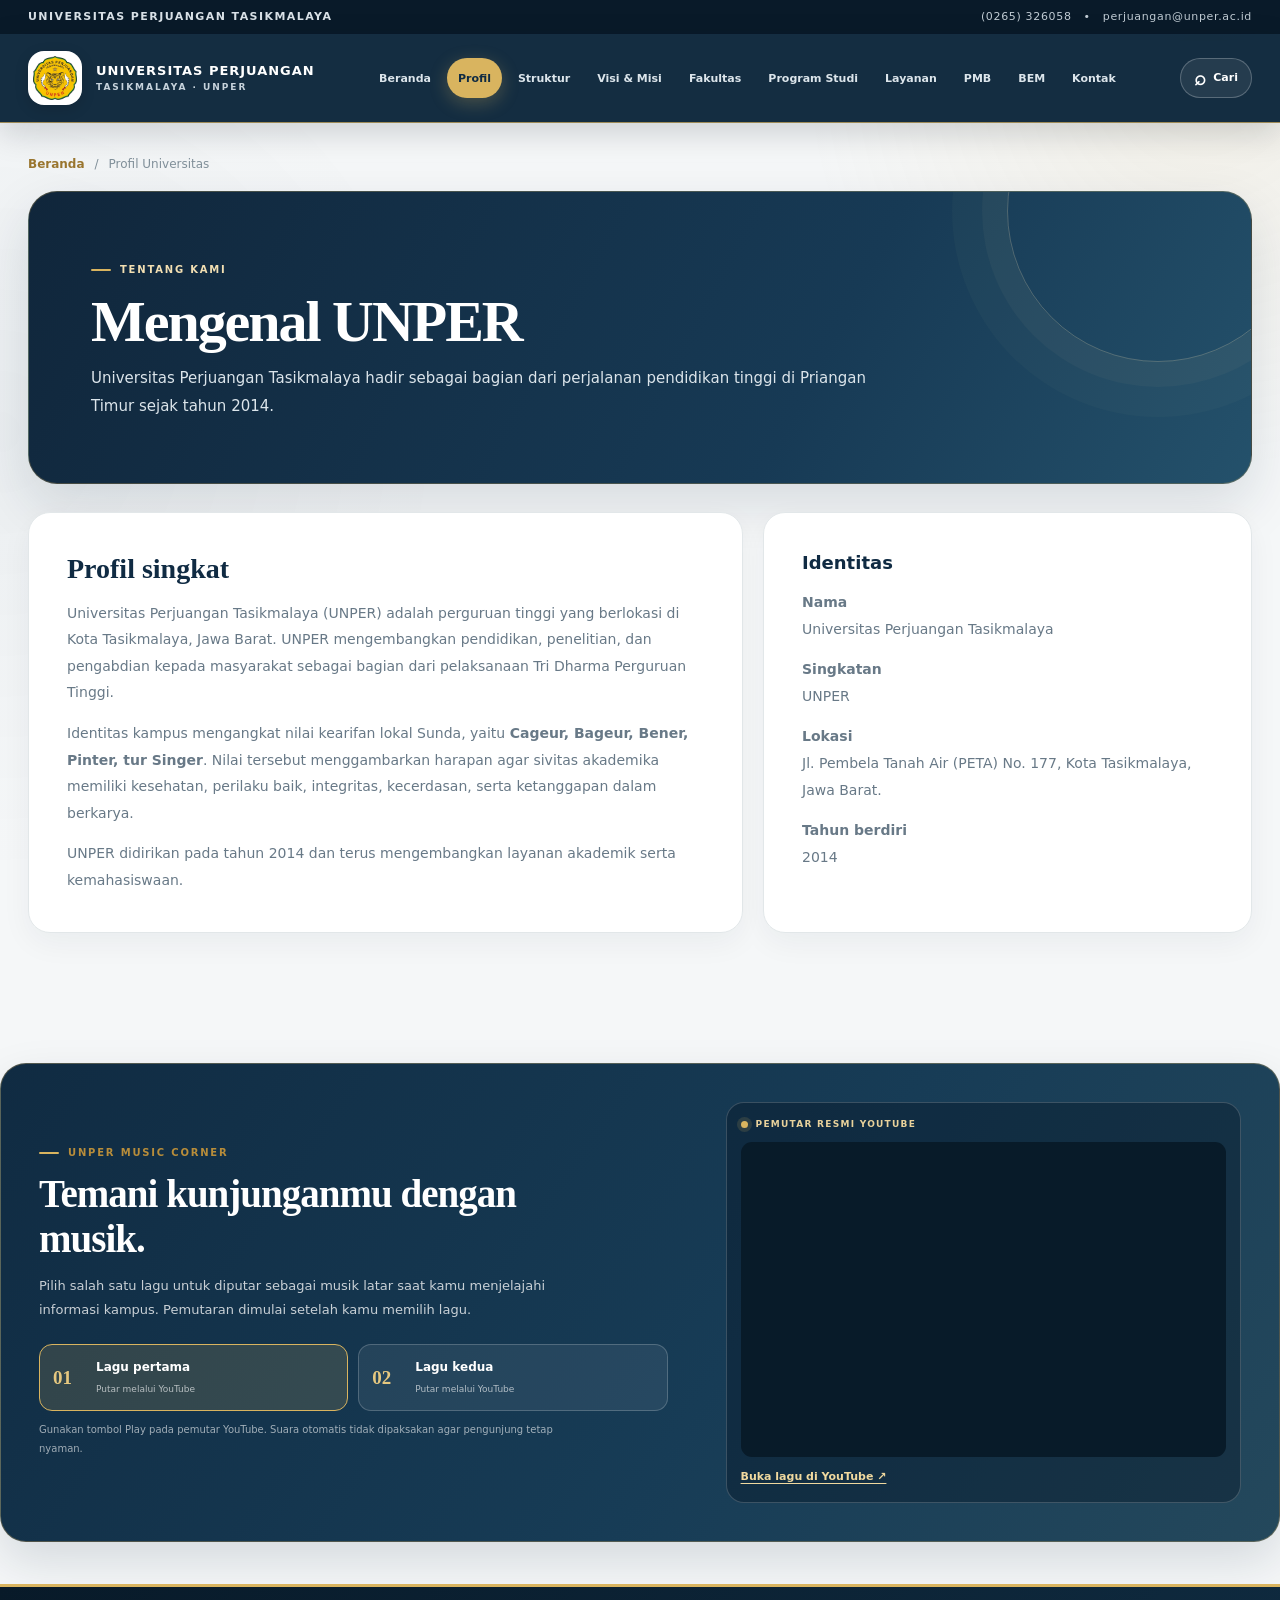
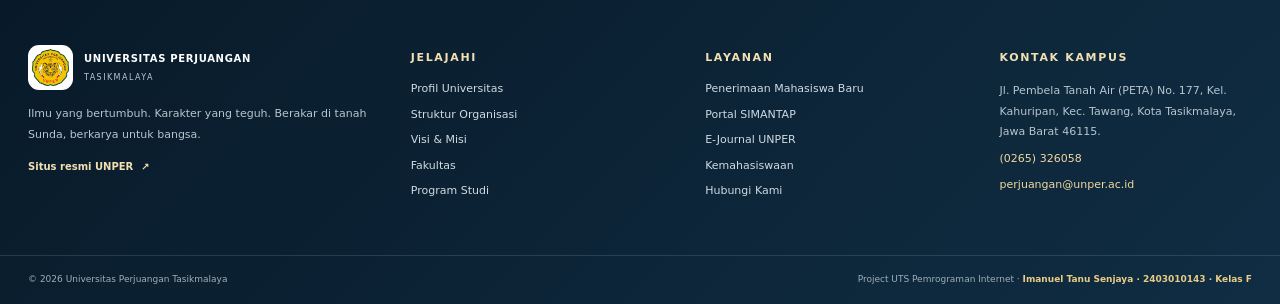
<file: profil_imanuel.html>
<!DOCTYPE html>

<html lang="id"><head>
  <meta name="referrer" content="strict-origin-when-cross-origin"><meta charset="utf-8"/><meta content="width=device-width, initial-scale=1" name="viewport"/><meta content="#10263b" name="theme-color"/><meta content="Profil Universitas - Universitas Perjuangan Tasikmalaya" name="description"/><meta content="Imanuel Tanu Senjaya" name="author"/><title>Profil Universitas | UNPER</title><link href="assets/logo_unper_imanuel.png" rel="icon" type="image/png"/><link href="style_imanuel.css" rel="stylesheet"/><meta property="og:type" content="website"/><meta property="og:site_name" content="Universitas Perjuangan Tasikmalaya"/><meta property="og:locale" content="id_ID"/><meta name="robots" content="index,follow"/></head>
<body data-page="profil_imanuel.html"><span aria-hidden="true" class="imanuel_top-anchor" id="imanuel_top"></span>
<a class="imanuel_skip-link" href="#imanuel_main-content">Lewati ke konten</a>
<div class="imanuel_utility-bar">
<div class="imanuel_container imanuel_utility-inner">
<span>UNIVERSITAS PERJUANGAN TASIKMALAYA</span>
<div class="imanuel_utility-links">
<a href="tel:+62265326058">(0265) 326058</a>
<span aria-hidden="true">•</span>
<a href="mailto:perjuangan@unper.ac.id">perjuangan@unper.ac.id</a>
</div>
</div>
</div>
<header class="imanuel_site-header">
<div class="imanuel_container imanuel_header-row">
<a aria-label="UNPER, kembali ke beranda" class="imanuel_brand" href="index.html">
<span class="imanuel_brand-mark imanuel_logo-frame"><img alt="Lambang Universitas Perjuangan Tasikmalaya" height="52" loading="lazy" src="assets/logo_unper_imanuel.png" width="52"/></span>
<span class="imanuel_brand-copy"><strong class="imanuel_brand-name">UNIVERSITAS PERJUANGAN</strong><small class="imanuel_brand-sub">TASIKMALAYA · UNPER</small></span>
</a>
<button aria-controls="imanuel_primary_nav" aria-expanded="false" aria-label="Buka navigasi" class="imanuel_menu-toggle" type="button">
<span aria-hidden="true" class="imanuel_menu-icon">☰</span><span>MENU</span>
</button>
<nav aria-label="Navigasi utama" class="imanuel_nav" id="imanuel_primary_nav">
<a href="index.html">Beranda</a>
<a href="profil_imanuel.html">Profil</a>
<a href="struktur_imanuel.html">Struktur</a>
<a href="visi_misi_imanuel.html">Visi &amp; Misi</a>
<a href="fakultas_imanuel.html">Fakultas</a>
<a href="prodi_imanuel.html">Program Studi</a>
<a href="layanan_imanuel.html">Layanan</a><a href="pmb_imanuel.html">PMB</a>
<a href="bem_imanuel.html">BEM</a>
<a href="hubungi_imanuel.html">Kontak</a>
</nav>
</div>
</header>
<main class="imanuel_container imanuel_main-shell" id="imanuel_main-content">
<nav aria-label="Breadcrumb" class="imanuel_breadcrumb"><a href="index.html">Beranda</a><span aria-hidden="true">/</span><span aria-current="page">Profil Universitas</span></nav><section class="imanuel_page-head"><div class="imanuel_eyebrow">Tentang kami</div><h1 class="imanuel_page-title">Mengenal UNPER</h1><p>Universitas Perjuangan Tasikmalaya hadir sebagai bagian dari perjalanan pendidikan tinggi di Priangan Timur sejak tahun 2014.</p></section>
<div class="imanuel_content-grid"><section class="imanuel_glass"><h2>Profil singkat</h2><p>Universitas Perjuangan Tasikmalaya (UNPER) adalah perguruan tinggi yang berlokasi di Kota Tasikmalaya, Jawa Barat. UNPER mengembangkan pendidikan, penelitian, dan pengabdian kepada masyarakat sebagai bagian dari pelaksanaan Tri Dharma Perguruan Tinggi.</p><p>Identitas kampus mengangkat nilai kearifan lokal Sunda, yaitu <b>Cageur, Bageur, Bener, Pinter, tur Singer</b>. Nilai tersebut menggambarkan harapan agar sivitas akademika memiliki kesehatan, perilaku baik, integritas, kecerdasan, serta ketanggapan dalam berkarya.</p><p>UNPER didirikan pada tahun 2014 dan terus mengembangkan layanan akademik serta kemahasiswaan.</p></section>
<aside class="imanuel_glass"><h3>Identitas</h3><p><b>Nama</b><br/>Universitas Perjuangan Tasikmalaya</p><p><b>Singkatan</b><br/>UNPER</p><p><b>Lokasi</b><br/>Jl. Pembela Tanah Air (PETA) No. 177, Kota Tasikmalaya, Jawa Barat.</p><p><b>Tahun berdiri</b><br/>2014</p></aside></div>
</main>
<section class="imanuel_music-section" aria-labelledby="imanuel_music-title" id="imanuel_music">
  <div class="imanuel_music-copy">
    <span class="imanuel_section-kicker">UNPER MUSIC CORNER</span>
    <h2 id="imanuel_music-title">Temani kunjunganmu dengan musik.</h2>
    <p>Pilih salah satu lagu untuk diputar sebagai musik latar saat kamu menjelajahi informasi kampus. Pemutaran dimulai setelah kamu memilih lagu.</p>
    <div class="imanuel_music-tracks" role="group" aria-label="Pilih lagu">
      <button class="imanuel_music-track" type="button" data-imanuel-video="T51z9Egir88" aria-pressed="true"><span>01</span><b>Lagu pertama</b><small>Putar melalui YouTube</small></button>
      <button class="imanuel_music-track" type="button" data-imanuel-video="77RXIf4ENUQ" aria-pressed="false"><span>02</span><b>Lagu kedua</b><small>Putar melalui YouTube</small></button>
    </div>
    <p class="imanuel_music-note">Gunakan tombol Play pada pemutar YouTube. Suara otomatis tidak dipaksakan agar pengunjung tetap nyaman.</p>
  </div>
  <div class="imanuel_music-player-wrap">
    <div class="imanuel_music-player-label"><span class="imanuel_music-live-dot"></span> PEMUTAR RESMI YOUTUBE</div>
    <iframe class="imanuel_music-iframe" id="imanuel_youtube_player" width="560" height="315" src="https://www.youtube.com/embed/T51z9Egir88?playsinline=1&rel=0" title="Pemutar musik YouTube UNPER" allow="accelerometer; autoplay; clipboard-write; encrypted-media; gyroscope; picture-in-picture; web-share" referrerpolicy="strict-origin-when-cross-origin" allowfullscreen loading="lazy"></iframe>
    <a class="imanuel_music-youtube-link" href="https://youtu.be/T51z9Egir88" target="_blank" rel="noopener">Buka lagu di YouTube ↗</a>
  </div>
</section>
<footer class="imanuel_site-footer">
<div class="imanuel_container imanuel_footer-grid">
<div class="imanuel_footer-brand">
<div class="imanuel_footer-brand-row">
<span class="imanuel_footer-logo"><img alt="Lambang UNPER" height="48" loading="lazy" src="assets/logo_unper_imanuel.png" width="48"/></span>
<span><strong>UNIVERSITAS PERJUANGAN</strong><small>TASIKMALAYA</small></span>
</div>
<p>Ilmu yang bertumbuh. Karakter yang teguh. Berakar di tanah Sunda, berkarya untuk bangsa.</p>
<a class="imanuel_footer-official" href="https://unper.ac.id/" rel="noopener" target="_blank">Situs resmi UNPER <span aria-hidden="true">↗</span></a>
</div>
<div class="imanuel_footer-column">
<h3>Jelajahi</h3>
<a href="profil_imanuel.html">Profil Universitas</a>
<a href="struktur_imanuel.html">Struktur Organisasi</a>
<a href="visi_misi_imanuel.html">Visi &amp; Misi</a>
<a href="fakultas_imanuel.html">Fakultas</a>
<a href="prodi_imanuel.html">Program Studi</a>
</div>
<div class="imanuel_footer-column">
<h3>Layanan</h3>
<a href="pmb_imanuel.html">Penerimaan Mahasiswa Baru</a>
<a href="https://simantap.unper.ac.id/" rel="noopener" target="_blank">Portal SIMANTAP</a>
<a href="https://e-journal.unper.ac.id/" rel="noopener" target="_blank">E-Journal UNPER</a>
<a href="bem_imanuel.html">Kemahasiswaan</a>
<a href="hubungi_imanuel.html">Hubungi Kami</a>
</div>
<div class="imanuel_footer-column imanuel_footer-contact">
<h3>Kontak Kampus</h3>
<p>Jl. Pembela Tanah Air (PETA) No. 177, Kel. Kahuripan, Kec. Tawang, Kota Tasikmalaya, Jawa Barat 46115.</p>
<a href="tel:+62265326058">(0265) 326058</a>
<a href="mailto:perjuangan@unper.ac.id">perjuangan@unper.ac.id</a>
</div>
</div>
<div class="imanuel_footer-bottom">
<div class="imanuel_container imanuel_footer-bottom-inner">
<span>© <span data-year="">2026</span> Universitas Perjuangan Tasikmalaya</span>
<span>Project UTS Pemrograman Internet · <strong>Imanuel Tanu Senjaya · 2403010143 · Kelas F</strong></span>
</div>
</div>
</footer>
<a aria-label="Kembali ke atas" class="imanuel_back-top" href="#imanuel_top">↑</a>
<script src="script_imanuel.js"></script></body></html>
</file>
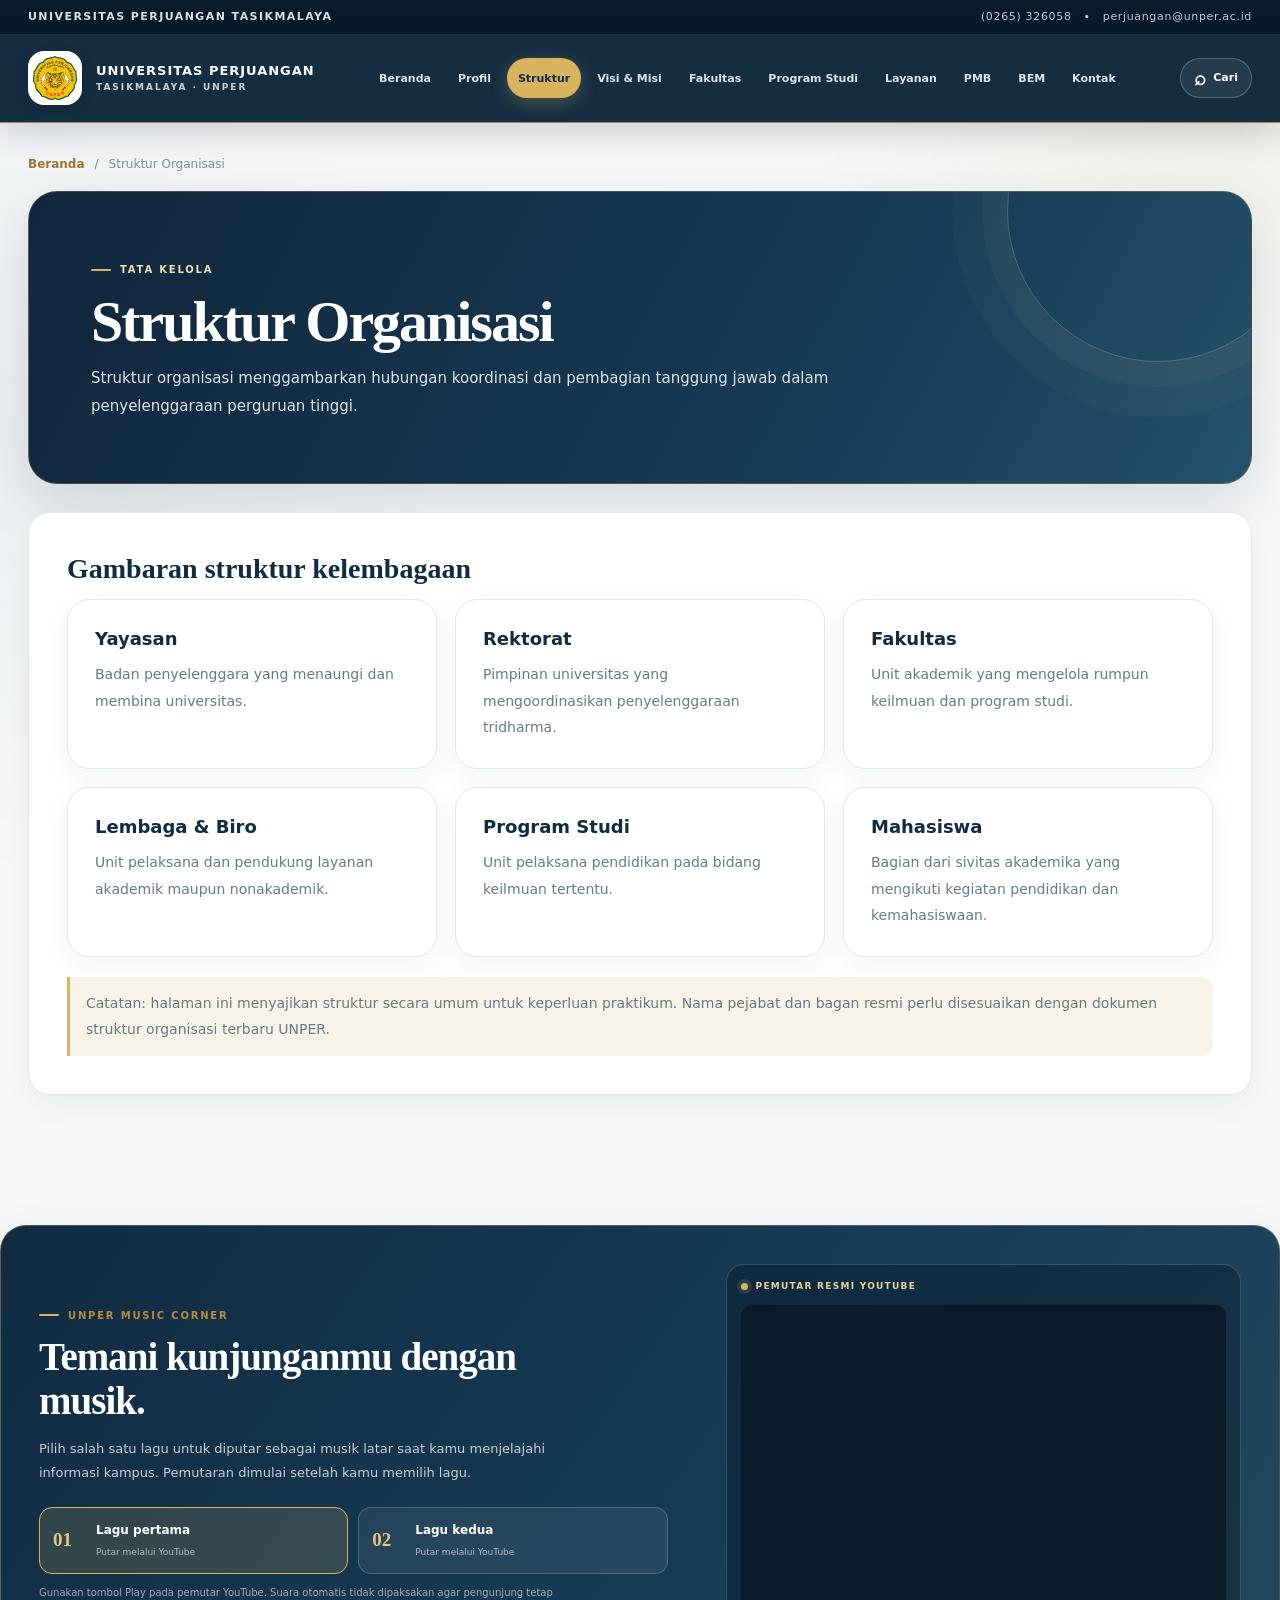
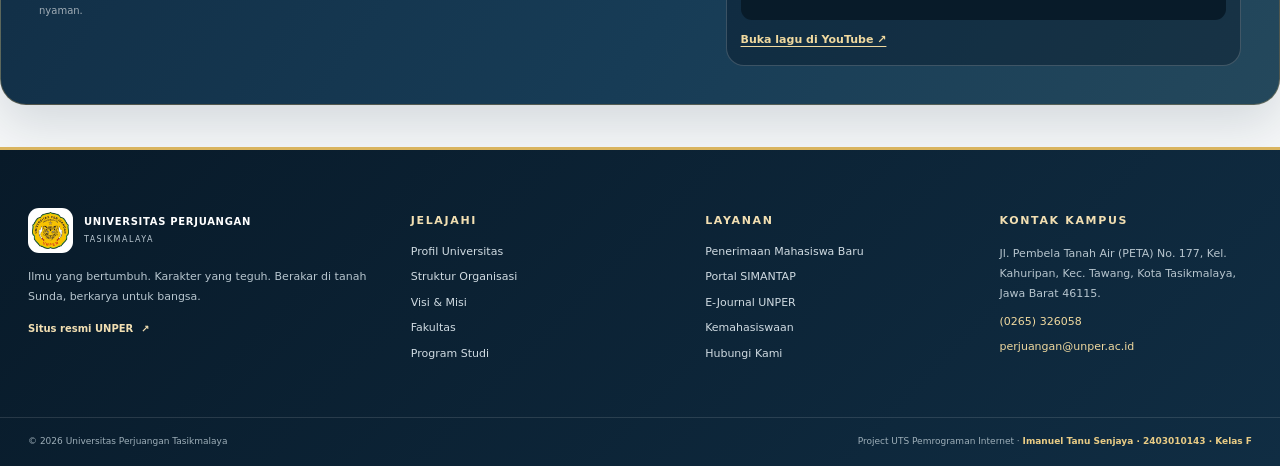
<file: struktur_imanuel.html>
<!DOCTYPE html>

<html lang="id"><head>
  <meta name="referrer" content="strict-origin-when-cross-origin"><meta charset="utf-8"/><meta content="width=device-width, initial-scale=1" name="viewport"/><meta content="#10263b" name="theme-color"/><meta content="Struktur Organisasi - Universitas Perjuangan Tasikmalaya" name="description"/><meta content="Imanuel Tanu Senjaya" name="author"/><title>Struktur Organisasi | UNPER</title><link href="assets/logo_unper_imanuel.png" rel="icon" type="image/png"/><link href="style_imanuel.css" rel="stylesheet"/><meta property="og:type" content="website"/><meta property="og:site_name" content="Universitas Perjuangan Tasikmalaya"/><meta property="og:locale" content="id_ID"/><meta name="robots" content="index,follow"/></head>
<body data-page="struktur_imanuel.html"><span aria-hidden="true" class="imanuel_top-anchor" id="imanuel_top"></span>
<a class="imanuel_skip-link" href="#imanuel_main-content">Lewati ke konten</a>
<div class="imanuel_utility-bar">
<div class="imanuel_container imanuel_utility-inner">
<span>UNIVERSITAS PERJUANGAN TASIKMALAYA</span>
<div class="imanuel_utility-links">
<a href="tel:+62265326058">(0265) 326058</a>
<span aria-hidden="true">•</span>
<a href="mailto:perjuangan@unper.ac.id">perjuangan@unper.ac.id</a>
</div>
</div>
</div>
<header class="imanuel_site-header">
<div class="imanuel_container imanuel_header-row">
<a aria-label="UNPER, kembali ke beranda" class="imanuel_brand" href="index.html">
<span class="imanuel_brand-mark imanuel_logo-frame"><img alt="Lambang Universitas Perjuangan Tasikmalaya" height="52" loading="lazy" src="assets/logo_unper_imanuel.png" width="52"/></span>
<span class="imanuel_brand-copy"><strong class="imanuel_brand-name">UNIVERSITAS PERJUANGAN</strong><small class="imanuel_brand-sub">TASIKMALAYA · UNPER</small></span>
</a>
<button aria-controls="imanuel_primary_nav" aria-expanded="false" aria-label="Buka navigasi" class="imanuel_menu-toggle" type="button">
<span aria-hidden="true" class="imanuel_menu-icon">☰</span><span>MENU</span>
</button>
<nav aria-label="Navigasi utama" class="imanuel_nav" id="imanuel_primary_nav">
<a href="index.html">Beranda</a>
<a href="profil_imanuel.html">Profil</a>
<a href="struktur_imanuel.html">Struktur</a>
<a href="visi_misi_imanuel.html">Visi &amp; Misi</a>
<a href="fakultas_imanuel.html">Fakultas</a>
<a href="prodi_imanuel.html">Program Studi</a>
<a href="layanan_imanuel.html">Layanan</a><a href="pmb_imanuel.html">PMB</a>
<a href="bem_imanuel.html">BEM</a>
<a href="hubungi_imanuel.html">Kontak</a>
</nav>
</div>
</header>
<main class="imanuel_container imanuel_main-shell" id="imanuel_main-content">
<nav aria-label="Breadcrumb" class="imanuel_breadcrumb"><a href="index.html">Beranda</a><span aria-hidden="true">/</span><span aria-current="page">Struktur Organisasi</span></nav><section class="imanuel_page-head"><div class="imanuel_eyebrow">Tata kelola</div><h1 class="imanuel_page-title">Struktur Organisasi</h1><p>Struktur organisasi menggambarkan hubungan koordinasi dan pembagian tanggung jawab dalam penyelenggaraan perguruan tinggi.</p></section>
<section class="imanuel_glass"><h2>Gambaran struktur kelembagaan</h2><div class="imanuel_grid">
<div class="imanuel_card"><h3>Yayasan</h3><p>Badan penyelenggara yang menaungi dan membina universitas.</p></div>
<div class="imanuel_card"><h3>Rektorat</h3><p>Pimpinan universitas yang mengoordinasikan penyelenggaraan tridharma.</p></div>
<div class="imanuel_card"><h3>Fakultas</h3><p>Unit akademik yang mengelola rumpun keilmuan dan program studi.</p></div>
<div class="imanuel_card"><h3>Lembaga &amp; Biro</h3><p>Unit pelaksana dan pendukung layanan akademik maupun nonakademik.</p></div>
<div class="imanuel_card"><h3>Program Studi</h3><p>Unit pelaksana pendidikan pada bidang keilmuan tertentu.</p></div>
<div class="imanuel_card"><h3>Mahasiswa</h3><p>Bagian dari sivitas akademika yang mengikuti kegiatan pendidikan dan kemahasiswaan.</p></div>
</div><p class="imanuel_notice">Catatan: halaman ini menyajikan struktur secara umum untuk keperluan praktikum. Nama pejabat dan bagan resmi perlu disesuaikan dengan dokumen struktur organisasi terbaru UNPER.</p></section>
</main>
<section class="imanuel_music-section" aria-labelledby="imanuel_music-title" id="imanuel_music">
  <div class="imanuel_music-copy">
    <span class="imanuel_section-kicker">UNPER MUSIC CORNER</span>
    <h2 id="imanuel_music-title">Temani kunjunganmu dengan musik.</h2>
    <p>Pilih salah satu lagu untuk diputar sebagai musik latar saat kamu menjelajahi informasi kampus. Pemutaran dimulai setelah kamu memilih lagu.</p>
    <div class="imanuel_music-tracks" role="group" aria-label="Pilih lagu">
      <button class="imanuel_music-track" type="button" data-imanuel-video="T51z9Egir88" aria-pressed="true"><span>01</span><b>Lagu pertama</b><small>Putar melalui YouTube</small></button>
      <button class="imanuel_music-track" type="button" data-imanuel-video="77RXIf4ENUQ" aria-pressed="false"><span>02</span><b>Lagu kedua</b><small>Putar melalui YouTube</small></button>
    </div>
    <p class="imanuel_music-note">Gunakan tombol Play pada pemutar YouTube. Suara otomatis tidak dipaksakan agar pengunjung tetap nyaman.</p>
  </div>
  <div class="imanuel_music-player-wrap">
    <div class="imanuel_music-player-label"><span class="imanuel_music-live-dot"></span> PEMUTAR RESMI YOUTUBE</div>
    <iframe class="imanuel_music-iframe" id="imanuel_youtube_player" width="560" height="315" src="https://www.youtube.com/embed/T51z9Egir88?playsinline=1&rel=0" title="Pemutar musik YouTube UNPER" allow="accelerometer; autoplay; clipboard-write; encrypted-media; gyroscope; picture-in-picture; web-share" referrerpolicy="strict-origin-when-cross-origin" allowfullscreen loading="lazy"></iframe>
    <a class="imanuel_music-youtube-link" href="https://youtu.be/T51z9Egir88" target="_blank" rel="noopener">Buka lagu di YouTube ↗</a>
  </div>
</section>
<footer class="imanuel_site-footer">
<div class="imanuel_container imanuel_footer-grid">
<div class="imanuel_footer-brand">
<div class="imanuel_footer-brand-row">
<span class="imanuel_footer-logo"><img alt="Lambang UNPER" height="48" loading="lazy" src="assets/logo_unper_imanuel.png" width="48"/></span>
<span><strong>UNIVERSITAS PERJUANGAN</strong><small>TASIKMALAYA</small></span>
</div>
<p>Ilmu yang bertumbuh. Karakter yang teguh. Berakar di tanah Sunda, berkarya untuk bangsa.</p>
<a class="imanuel_footer-official" href="https://unper.ac.id/" rel="noopener" target="_blank">Situs resmi UNPER <span aria-hidden="true">↗</span></a>
</div>
<div class="imanuel_footer-column">
<h3>Jelajahi</h3>
<a href="profil_imanuel.html">Profil Universitas</a>
<a href="struktur_imanuel.html">Struktur Organisasi</a>
<a href="visi_misi_imanuel.html">Visi &amp; Misi</a>
<a href="fakultas_imanuel.html">Fakultas</a>
<a href="prodi_imanuel.html">Program Studi</a>
</div>
<div class="imanuel_footer-column">
<h3>Layanan</h3>
<a href="pmb_imanuel.html">Penerimaan Mahasiswa Baru</a>
<a href="https://simantap.unper.ac.id/" rel="noopener" target="_blank">Portal SIMANTAP</a>
<a href="https://e-journal.unper.ac.id/" rel="noopener" target="_blank">E-Journal UNPER</a>
<a href="bem_imanuel.html">Kemahasiswaan</a>
<a href="hubungi_imanuel.html">Hubungi Kami</a>
</div>
<div class="imanuel_footer-column imanuel_footer-contact">
<h3>Kontak Kampus</h3>
<p>Jl. Pembela Tanah Air (PETA) No. 177, Kel. Kahuripan, Kec. Tawang, Kota Tasikmalaya, Jawa Barat 46115.</p>
<a href="tel:+62265326058">(0265) 326058</a>
<a href="mailto:perjuangan@unper.ac.id">perjuangan@unper.ac.id</a>
</div>
</div>
<div class="imanuel_footer-bottom">
<div class="imanuel_container imanuel_footer-bottom-inner">
<span>© <span data-year="">2026</span> Universitas Perjuangan Tasikmalaya</span>
<span>Project UTS Pemrograman Internet · <strong>Imanuel Tanu Senjaya · 2403010143 · Kelas F</strong></span>
</div>
</div>
</footer>
<a aria-label="Kembali ke atas" class="imanuel_back-top" href="#imanuel_top">↑</a>
<script src="script_imanuel.js"></script></body></html>
</file>
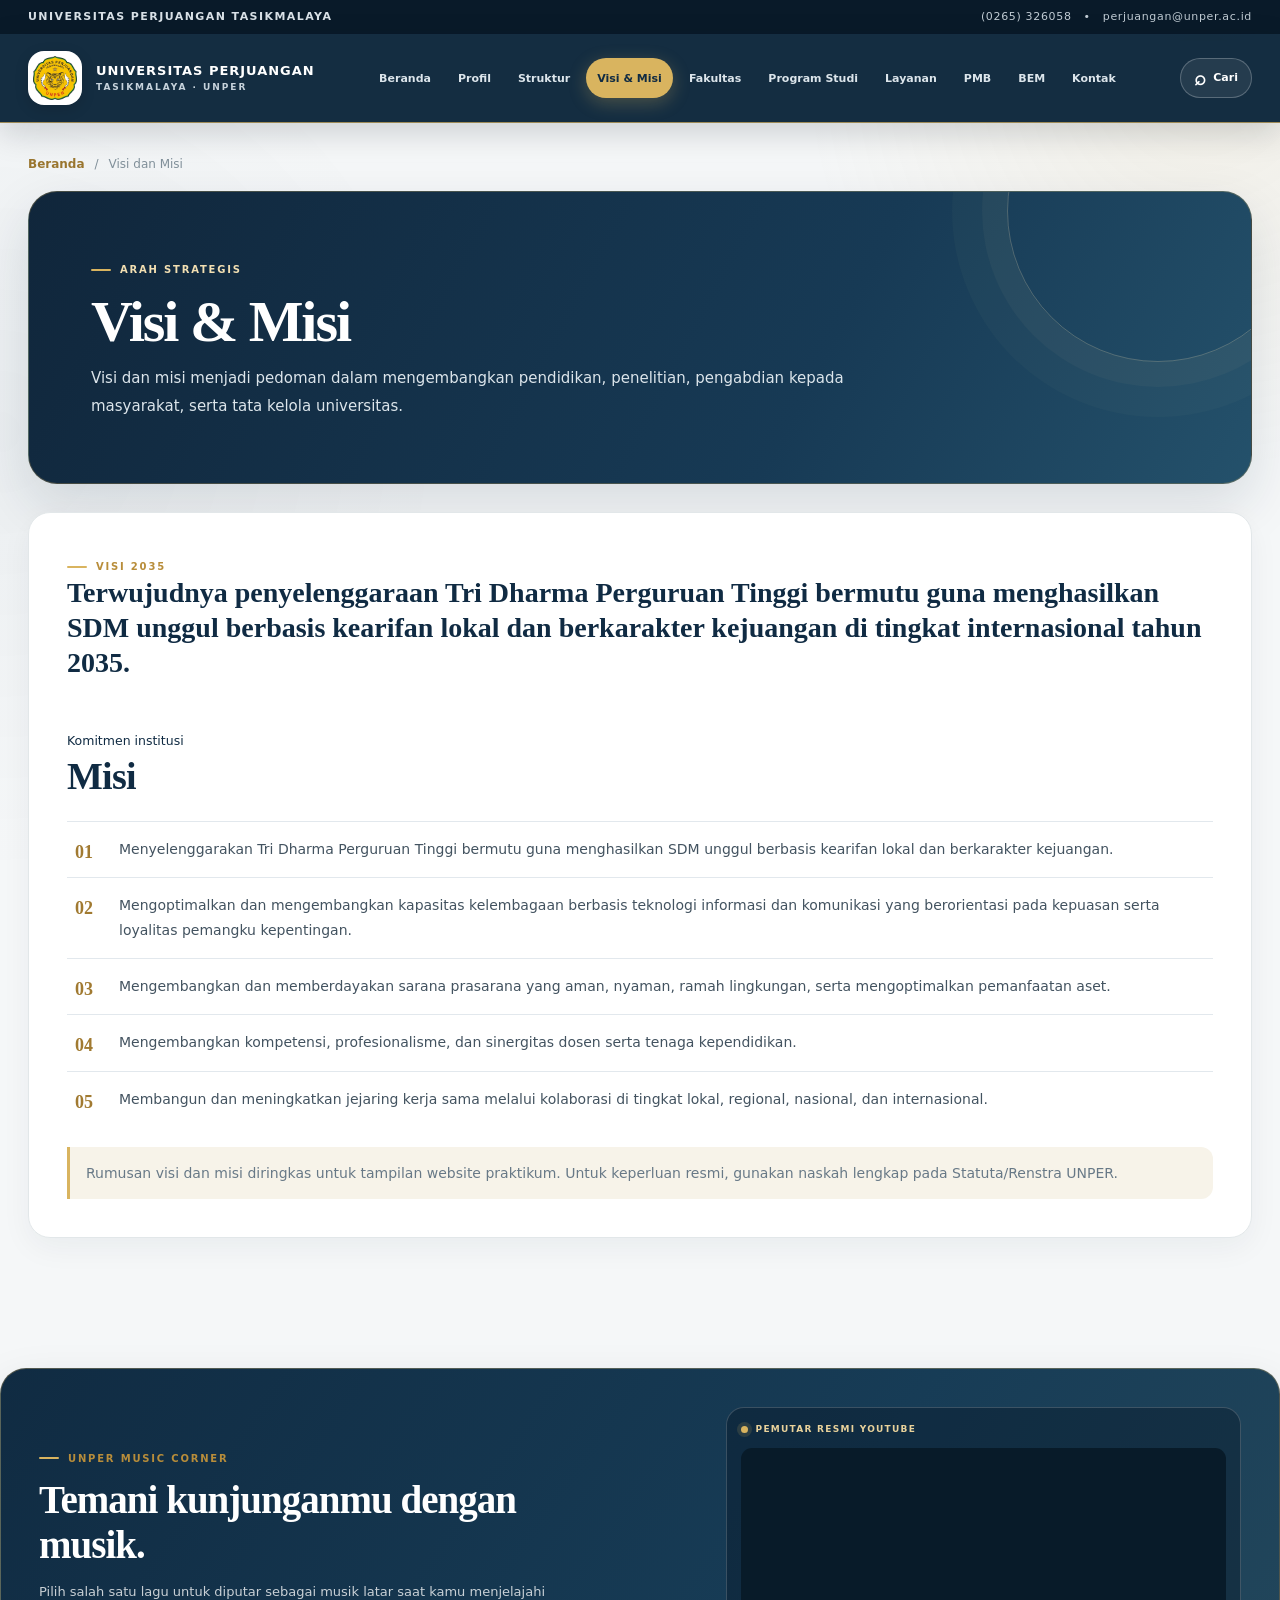
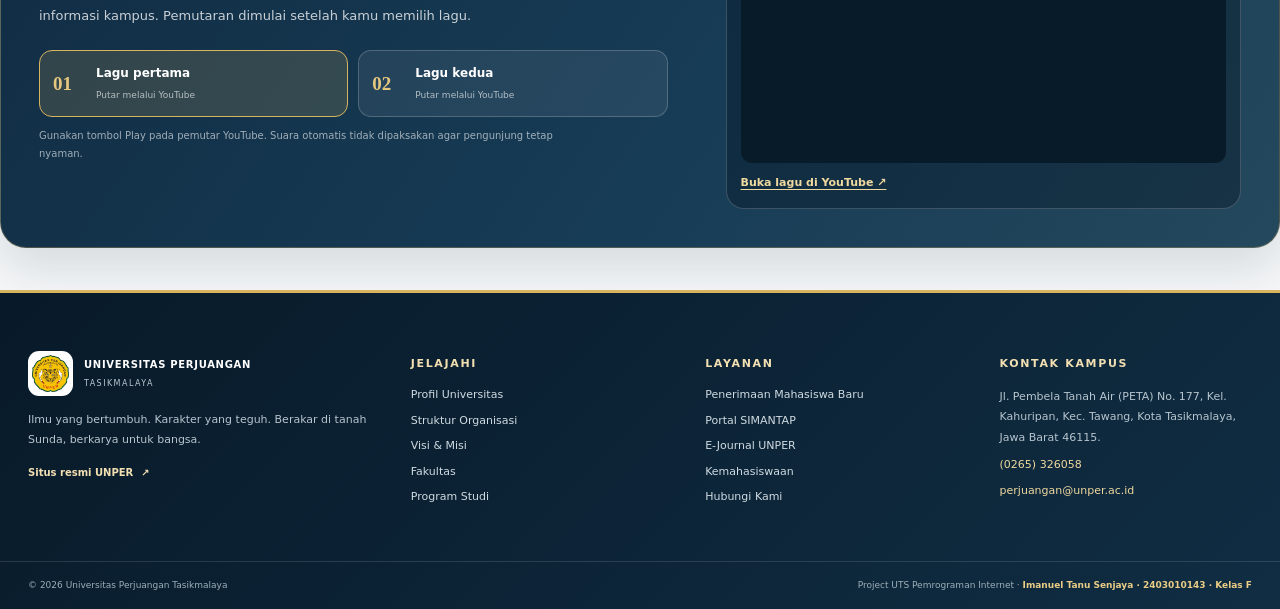
<file: visi_misi_imanuel.html>
<!DOCTYPE html>

<html lang="id"><head>
  <meta name="referrer" content="strict-origin-when-cross-origin"><meta charset="utf-8"/><meta content="width=device-width, initial-scale=1" name="viewport"/><meta content="#10263b" name="theme-color"/><meta content="Visi dan Misi - Universitas Perjuangan Tasikmalaya" name="description"/><meta content="Imanuel Tanu Senjaya" name="author"/><title>Visi dan Misi | UNPER</title><link href="assets/logo_unper_imanuel.png" rel="icon" type="image/png"/><link href="style_imanuel.css" rel="stylesheet"/><meta property="og:type" content="website"/><meta property="og:site_name" content="Universitas Perjuangan Tasikmalaya"/><meta property="og:locale" content="id_ID"/><meta name="robots" content="index,follow"/></head>
<body data-page="visi_misi_imanuel.html"><span aria-hidden="true" class="imanuel_top-anchor" id="imanuel_top"></span>
<a class="imanuel_skip-link" href="#imanuel_main-content">Lewati ke konten</a>
<div class="imanuel_utility-bar">
<div class="imanuel_container imanuel_utility-inner">
<span>UNIVERSITAS PERJUANGAN TASIKMALAYA</span>
<div class="imanuel_utility-links">
<a href="tel:+62265326058">(0265) 326058</a>
<span aria-hidden="true">•</span>
<a href="mailto:perjuangan@unper.ac.id">perjuangan@unper.ac.id</a>
</div>
</div>
</div>
<header class="imanuel_site-header">
<div class="imanuel_container imanuel_header-row">
<a aria-label="UNPER, kembali ke beranda" class="imanuel_brand" href="index.html">
<span class="imanuel_brand-mark imanuel_logo-frame"><img alt="Lambang Universitas Perjuangan Tasikmalaya" height="52" loading="lazy" src="assets/logo_unper_imanuel.png" width="52"/></span>
<span class="imanuel_brand-copy"><strong class="imanuel_brand-name">UNIVERSITAS PERJUANGAN</strong><small class="imanuel_brand-sub">TASIKMALAYA · UNPER</small></span>
</a>
<button aria-controls="imanuel_primary_nav" aria-expanded="false" aria-label="Buka navigasi" class="imanuel_menu-toggle" type="button">
<span aria-hidden="true" class="imanuel_menu-icon">☰</span><span>MENU</span>
</button>
<nav aria-label="Navigasi utama" class="imanuel_nav" id="imanuel_primary_nav">
<a href="index.html">Beranda</a>
<a href="profil_imanuel.html">Profil</a>
<a href="struktur_imanuel.html">Struktur</a>
<a href="visi_misi_imanuel.html">Visi &amp; Misi</a>
<a href="fakultas_imanuel.html">Fakultas</a>
<a href="prodi_imanuel.html">Program Studi</a>
<a href="layanan_imanuel.html">Layanan</a><a href="pmb_imanuel.html">PMB</a>
<a href="bem_imanuel.html">BEM</a>
<a href="hubungi_imanuel.html">Kontak</a>
</nav>
</div>
</header>
<main class="imanuel_container imanuel_main-shell" id="imanuel_main-content">
<nav aria-label="Breadcrumb" class="imanuel_breadcrumb"><a href="index.html">Beranda</a><span aria-hidden="true">/</span><span aria-current="page">Visi dan Misi</span></nav><section class="imanuel_page-head"><div class="imanuel_eyebrow">Arah strategis</div><h1 class="imanuel_page-title">Visi &amp; Misi</h1><p>Visi dan misi menjadi pedoman dalam mengembangkan pendidikan, penelitian, pengabdian kepada masyarakat, serta tata kelola universitas.</p></section>
<section class="imanuel_glass"><div class="imanuel_eyebrow">Visi 2035</div><h2>Terwujudnya penyelenggaraan Tri Dharma Perguruan Tinggi bermutu guna menghasilkan SDM unggul berbasis kearifan lokal dan berkarakter kejuangan di tingkat internasional tahun 2035.</h2><div class="imanuel_section-heading"><small>Komitmen institusi</small><h2>Misi</h2></div>
<ol class="imanuel_list-clean"><li>Menyelenggarakan Tri Dharma Perguruan Tinggi bermutu guna menghasilkan SDM unggul berbasis kearifan lokal dan berkarakter kejuangan.</li><li>Mengoptimalkan dan mengembangkan kapasitas kelembagaan berbasis teknologi informasi dan komunikasi yang berorientasi pada kepuasan serta loyalitas pemangku kepentingan.</li><li>Mengembangkan dan memberdayakan sarana prasarana yang aman, nyaman, ramah lingkungan, serta mengoptimalkan pemanfaatan aset.</li><li>Mengembangkan kompetensi, profesionalisme, dan sinergitas dosen serta tenaga kependidikan.</li><li>Membangun dan meningkatkan jejaring kerja sama melalui kolaborasi di tingkat lokal, regional, nasional, dan internasional.</li></ol>
<p class="imanuel_notice">Rumusan visi dan misi diringkas untuk tampilan website praktikum. Untuk keperluan resmi, gunakan naskah lengkap pada Statuta/Renstra UNPER.</p></section>
</main>
<section class="imanuel_music-section" aria-labelledby="imanuel_music-title" id="imanuel_music">
  <div class="imanuel_music-copy">
    <span class="imanuel_section-kicker">UNPER MUSIC CORNER</span>
    <h2 id="imanuel_music-title">Temani kunjunganmu dengan musik.</h2>
    <p>Pilih salah satu lagu untuk diputar sebagai musik latar saat kamu menjelajahi informasi kampus. Pemutaran dimulai setelah kamu memilih lagu.</p>
    <div class="imanuel_music-tracks" role="group" aria-label="Pilih lagu">
      <button class="imanuel_music-track" type="button" data-imanuel-video="T51z9Egir88" aria-pressed="true"><span>01</span><b>Lagu pertama</b><small>Putar melalui YouTube</small></button>
      <button class="imanuel_music-track" type="button" data-imanuel-video="77RXIf4ENUQ" aria-pressed="false"><span>02</span><b>Lagu kedua</b><small>Putar melalui YouTube</small></button>
    </div>
    <p class="imanuel_music-note">Gunakan tombol Play pada pemutar YouTube. Suara otomatis tidak dipaksakan agar pengunjung tetap nyaman.</p>
  </div>
  <div class="imanuel_music-player-wrap">
    <div class="imanuel_music-player-label"><span class="imanuel_music-live-dot"></span> PEMUTAR RESMI YOUTUBE</div>
    <iframe class="imanuel_music-iframe" id="imanuel_youtube_player" width="560" height="315" src="https://www.youtube.com/embed/T51z9Egir88?playsinline=1&rel=0" title="Pemutar musik YouTube UNPER" allow="accelerometer; autoplay; clipboard-write; encrypted-media; gyroscope; picture-in-picture; web-share" referrerpolicy="strict-origin-when-cross-origin" allowfullscreen loading="lazy"></iframe>
    <a class="imanuel_music-youtube-link" href="https://youtu.be/T51z9Egir88" target="_blank" rel="noopener">Buka lagu di YouTube ↗</a>
  </div>
</section>
<footer class="imanuel_site-footer">
<div class="imanuel_container imanuel_footer-grid">
<div class="imanuel_footer-brand">
<div class="imanuel_footer-brand-row">
<span class="imanuel_footer-logo"><img alt="Lambang UNPER" height="48" loading="lazy" src="assets/logo_unper_imanuel.png" width="48"/></span>
<span><strong>UNIVERSITAS PERJUANGAN</strong><small>TASIKMALAYA</small></span>
</div>
<p>Ilmu yang bertumbuh. Karakter yang teguh. Berakar di tanah Sunda, berkarya untuk bangsa.</p>
<a class="imanuel_footer-official" href="https://unper.ac.id/" rel="noopener" target="_blank">Situs resmi UNPER <span aria-hidden="true">↗</span></a>
</div>
<div class="imanuel_footer-column">
<h3>Jelajahi</h3>
<a href="profil_imanuel.html">Profil Universitas</a>
<a href="struktur_imanuel.html">Struktur Organisasi</a>
<a href="visi_misi_imanuel.html">Visi &amp; Misi</a>
<a href="fakultas_imanuel.html">Fakultas</a>
<a href="prodi_imanuel.html">Program Studi</a>
</div>
<div class="imanuel_footer-column">
<h3>Layanan</h3>
<a href="pmb_imanuel.html">Penerimaan Mahasiswa Baru</a>
<a href="https://simantap.unper.ac.id/" rel="noopener" target="_blank">Portal SIMANTAP</a>
<a href="https://e-journal.unper.ac.id/" rel="noopener" target="_blank">E-Journal UNPER</a>
<a href="bem_imanuel.html">Kemahasiswaan</a>
<a href="hubungi_imanuel.html">Hubungi Kami</a>
</div>
<div class="imanuel_footer-column imanuel_footer-contact">
<h3>Kontak Kampus</h3>
<p>Jl. Pembela Tanah Air (PETA) No. 177, Kel. Kahuripan, Kec. Tawang, Kota Tasikmalaya, Jawa Barat 46115.</p>
<a href="tel:+62265326058">(0265) 326058</a>
<a href="mailto:perjuangan@unper.ac.id">perjuangan@unper.ac.id</a>
</div>
</div>
<div class="imanuel_footer-bottom">
<div class="imanuel_container imanuel_footer-bottom-inner">
<span>© <span data-year="">2026</span> Universitas Perjuangan Tasikmalaya</span>
<span>Project UTS Pemrograman Internet · <strong>Imanuel Tanu Senjaya · 2403010143 · Kelas F</strong></span>
</div>
</div>
</footer>
<a aria-label="Kembali ke atas" class="imanuel_back-top" href="#imanuel_top">↑</a>
<script src="script_imanuel.js"></script></body></html>
</file>
<file: style_imanuel.css>
/*
  WEBSITE UNPER — UTS PEMROGRAMAN INTERNET
  Seluruh selector class dan ID menggunakan awalan imanuel_ sesuai ketentuan UTS.
*/
:root {
  --imanuel_navy: #10263b;
  --imanuel_navy-2: #173a55;
  --imanuel_navy-3: #244d68;
  --imanuel_gold: #d7ad53;
  --imanuel_gold-light: #f2dfb2;
  --imanuel_cream: #f7f6f1;
  --imanuel_white: #ffffff;
  --imanuel_ink: #1e2e3b;
  --imanuel_muted: #657582;
  --imanuel_line: #e4e8eb;
  --imanuel_shadow: 0 16px 42px rgba(16,38,59,.08);
  --imanuel_radius: 22px;
}
* { box-sizing: border-box; }
html { scroll-behavior: smooth; scroll-padding-top: 120px; }
body {
  margin: 0; min-height: 100vh; color: var(--imanuel_ink);
  background: var(--imanuel_cream);
  font-family: Inter, ui-sans-serif, system-ui, -apple-system, "Segoe UI", Arial, sans-serif;
  line-height: 1.65; -webkit-font-smoothing: antialiased; text-rendering: optimizeLegibility;
}
body::before {
  content: ""; position: fixed; inset: 0; z-index: -1; pointer-events: none;
  background: radial-gradient(circle at 94% 8%, rgba(215,173,83,.10), transparent 25rem),
              radial-gradient(circle at 0 48%, rgba(23,58,85,.045), transparent 28rem);
}
img { display: block; max-width: 100%; }
a { color: inherit; text-decoration: none; }
button, input, textarea { font: inherit; }
::selection { background: rgba(215,173,83,.32); color: var(--imanuel_navy); }
.imanuel_container { width: min(1200px, calc(100% - 48px)); margin-inline: auto; }
.imanuel_top-anchor { position: absolute; top: 0; left: 0; }
.imanuel_skip-link {
  position: fixed; z-index: 2000; top: 12px; left: 14px; padding: 10px 15px;
  border-radius: 10px; color: var(--imanuel_navy); background: var(--imanuel_gold);
  font-size: 13px; font-weight: 800; transform: translateY(-160%); transition: transform .2s;
}
.imanuel_skip-link:focus { transform: translateY(0); }
/* Top information strip */
.imanuel_utility-bar { background: #091a29; color: #d9e1e7; font-size: 10px; letter-spacing: .06em; }
.imanuel_utility-inner { min-height: 30px; display: flex; align-items: center; justify-content: space-between; gap: 16px; }
.imanuel_utility-inner > span { font-weight: 800; letter-spacing: .13em; }
.imanuel_utility-links { display: flex; align-items: center; gap: 12px; color: #c1ccd4; }
.imanuel_utility-links a:hover { color: var(--imanuel_gold-light); }
/* Header and navigation */
.imanuel_site-header {
  position: sticky; top: 0; z-index: 1000; color: #fff;
  background: rgba(16,38,59,.98); border-bottom: 1px solid rgba(215,173,83,.55);
  box-shadow: 0 8px 24px rgba(8,25,40,.12);
}
.imanuel_header-row { min-height: 82px; display: flex; align-items: center; justify-content: space-between; gap: 22px; }
.imanuel_brand { display: inline-flex; align-items: center; gap: 12px; flex: 0 0 auto; min-width: 250px; }
.imanuel_logo-frame {
  display: flex; align-items: center; justify-content: center; flex: 0 0 50px;
  width: 50px; height: 50px; overflow: hidden; padding: 4px;
  border: 1px solid rgba(255,255,255,.85); border-radius: 13px; background: #fff;
  box-shadow: 0 4px 14px rgba(0,0,0,.16);
}
.imanuel_logo-frame img { width: 100%; height: 100%; object-fit: contain; object-position: center; }
.imanuel_brand-copy { display: flex; flex-direction: column; gap: 3px; }
.imanuel_brand-name { color: #fff; font-size: 12px; line-height: 1.25; font-weight: 850; letter-spacing: .07em; white-space: nowrap; }
.imanuel_brand-sub { color: #c7d3dc; font-size: 9px; line-height: 1.3; letter-spacing: .22em; font-weight: 700; }
.imanuel_nav { display: flex; align-items: center; justify-content: flex-end; gap: 3px; }
.imanuel_nav a {
  display: inline-flex; align-items: center; justify-content: center; min-height: 38px;
  padding: 9px 10px; border-radius: 999px; color: #dce5eb; white-space: nowrap;
  font-size: 10.5px; line-height: 1; font-weight: 750; transition: color .2s, background .2s, transform .2s;
}
.imanuel_nav a:hover { color: #fff; background: rgba(255,255,255,.10); }
.imanuel_nav a.imanuel_active { color: var(--imanuel_navy); background: var(--imanuel_gold); box-shadow: 0 5px 14px rgba(215,173,83,.2); }
.imanuel_menu-toggle {
  display: none; align-items: center; justify-content: center; gap: 9px; padding: 10px 13px;
  border: 1px solid rgba(255,255,255,.28); border-radius: 12px; color: #fff;
  background: rgba(255,255,255,.08); font-size: 11px; font-weight: 800; letter-spacing: .08em; cursor: pointer;
}
.imanuel_menu-toggle:hover, .imanuel_menu-toggle:focus-visible { background: rgba(255,255,255,.16); }
.imanuel_menu-icon { font-size: 16px; line-height: 1; }
/* Main layout and page title */
.imanuel_main-shell, .imanuel_home-main { min-height: 55vh; padding-top: 30px; padding-bottom: 72px; }
.imanuel_breadcrumb { display: flex; align-items: center; gap: 10px; margin: 2px 0 16px; color: #81909a; font-size: 11px; }
.imanuel_breadcrumb a { color: #9a762f; font-weight: 750; }
.imanuel_breadcrumb a:hover { color: var(--imanuel_navy); }
.imanuel_page-head {
  scroll-margin-top: 125px;
  position: relative; overflow: hidden; margin: 0 0 28px; padding: clamp(30px, 4.2vw, 52px);
  border: 1px solid rgba(215,173,83,.26); border-radius: 25px;
  color: #fff; background: linear-gradient(118deg, #10263b 0%, #173a55 64%, #24516b 100%);
  box-shadow: var(--imanuel_shadow);
}
.imanuel_page-head::after {
  content: ""; position: absolute; right: -58px; top: -132px; width: 300px; height: 300px;
  border: 1px solid rgba(242,223,178,.25); border-radius: 50%;
  box-shadow: 0 0 0 25px rgba(242,223,178,.035), 0 0 0 55px rgba(242,223,178,.025); pointer-events: none;
}
.imanuel_eyebrow, .imanuel_section-kicker {
  display: inline-flex; align-items: center; gap: 9px; position: relative; z-index: 1;
  color: #b88d3a; font-size: 10px; line-height: 1.5; font-weight: 850;
  letter-spacing: .18em; text-transform: uppercase;
}
.imanuel_page-head .imanuel_eyebrow { color: var(--imanuel_gold-light); }
.imanuel_eyebrow::before, .imanuel_section-kicker::before { content: ""; display: inline-block; width: 20px; height: 2px; border-radius: 3px; background: var(--imanuel_gold); }
.imanuel_page-title {
  position: relative; z-index: 1; max-width: 850px; margin: 12px 0 12px;
  color: #fff; font-family: Georgia, "Times New Roman", serif;
  font-size: clamp(34px, 4.8vw, 54px); line-height: 1.08; letter-spacing: -.035em;
}
.imanuel_page-head p { position: relative; z-index: 1; max-width: 780px; margin: 0; color: #dce5eb; font-size: 14px; line-height: 1.85; }
.imanuel_section-heading { margin: 48px 0 20px; color: var(--imanuel_navy); }
.imanuel_section-heading h2 { margin: 8px 0 8px; color: var(--imanuel_navy); font-family: Georgia, "Times New Roman", serif; font-size: clamp(25px, 3vw, 35px); line-height: 1.18; letter-spacing: -.02em; }
.imanuel_section-heading p { max-width: 720px; margin: 0; color: var(--imanuel_muted); font-size: 13px; line-height: 1.8; }
.imanuel_section-heading-row { display: flex; align-items: end; justify-content: space-between; gap: 24px; }
.imanuel_text-link { flex: 0 0 auto; color: #8d6925; font-size: 12px; font-weight: 800; }
.imanuel_text-link:hover { color: var(--imanuel_navy); }
/* Homepage hero */
.imanuel_hero {
  display: flex; align-items: center; gap: clamp(28px, 4.5vw, 58px); position: relative; overflow: hidden;
  margin: 8px 0 0; padding: clamp(28px, 4.5vw, 56px); min-height: 470px;
  border: 1px solid rgba(215,173,83,.38); border-radius: 28px; color: #fff;
  background: linear-gradient(125deg, #0b2235 0%, #143b56 62%, #1c4963 100%);
  box-shadow: 0 22px 56px rgba(8,25,40,.18);
}
.imanuel_hero::before { content: ""; position: absolute; left: 43%; bottom: -270px; width: 460px; height: 460px; border: 1px solid rgba(215,173,83,.18); border-radius: 50%; box-shadow: 0 0 0 30px rgba(215,173,83,.025), 0 0 0 70px rgba(215,173,83,.018); pointer-events: none; }
.imanuel_hero-copy { position: relative; z-index: 2; flex: 1.05 1 0; max-width: none; min-width: 0; }
.imanuel_hero .imanuel_eyebrow { color: #f0d99f; }
.imanuel_hero h1 { margin: 16px 0 18px; color: #fff; font-family: Georgia, "Times New Roman", serif; font-size: clamp(35px, 3.9vw, 52px); line-height: 1.06; letter-spacing: -.04em; }
.imanuel_hero h1 span { color: #f0cc76; }
.imanuel_hero p { max-width: 500px; margin: 0; color: #d7e2e9; font-size: 14px; line-height: 1.9; }
.imanuel_actions { display: flex; align-items: center; flex-wrap: wrap; gap: 11px; margin-top: 26px; }
.imanuel_btn {
  display: inline-flex; align-items: center; justify-content: center; gap: 10px; min-height: 46px;
  padding: 12px 19px; border: 1px solid transparent; border-radius: 999px;
  color: #13283a; background: var(--imanuel_gold); font-size: 12px; line-height: 1.25;
  font-weight: 850; cursor: pointer; box-shadow: 0 8px 20px rgba(215,173,83,.2);
  transition: transform .2s, box-shadow .2s, background .2s;
}
.imanuel_btn:hover { transform: translateY(-2px); background: #e5bf6d; box-shadow: 0 12px 26px rgba(215,173,83,.26); }
.imanuel_btn.imanuel_outline { color: #fff; border-color: rgba(255,255,255,.42); background: rgba(255,255,255,.06); box-shadow: none; }
.imanuel_btn.imanuel_outline:hover { background: rgba(255,255,255,.14); }
.imanuel_hero-note { display: flex; align-items: center; gap: 9px; margin-top: 30px; color: #b8c8d2; font-size: 10px; letter-spacing: .04em; }
.imanuel_hero-note-dot { width: 7px; height: 7px; border-radius: 50%; background: var(--imanuel_gold); box-shadow: 0 0 0 5px rgba(215,173,83,.12); }
.imanuel_hero-art { position: relative; flex: 1 1 0; min-width: 0; min-height: 370px; overflow: hidden; border: 1px solid rgba(255,255,255,.32); border-radius: 22px; background: #27475b; box-shadow: 0 18px 44px rgba(0,0,0,.23); }
.imanuel_hero-campus .imanuel_campus-photo { position: absolute; inset: 0; width: 100%; height: 100%; object-fit: cover; object-position: center; }
.imanuel_hero-campus::after { content: ""; position: absolute; inset: 35% 0 0; background: linear-gradient(0deg, rgba(5,19,31,.88), rgba(5,19,31,0)); pointer-events: none; }
.imanuel_hero-photo-label { position: absolute; z-index: 2; left: 18px; bottom: 18px; display: flex; flex-direction: column; gap: 4px; max-width: calc(100% - 90px); }
.imanuel_hero-photo-label span { color: #f2d99b; font-size: 9px; font-weight: 850; letter-spacing: .2em; }
.imanuel_hero-photo-label strong { color: #fff; font-size: 15px; line-height: 1.35; }
.imanuel_hero-photo-label small { color: #d2dce2; font-size: 10px; }
.imanuel_hero-photo-index { position: absolute; z-index: 2; right: 17px; top: 17px; padding: 8px 10px; border: 1px solid rgba(255,255,255,.32); border-radius: 999px; color: #fff; background: rgba(10,30,45,.45); font-size: 9px; font-weight: 800; letter-spacing: .13em; }
.imanuel_hero-photo-index span { color: var(--imanuel_gold); margin: 0 4px; }
/* Stats and homepage sections */
.imanuel_stats-section { display: flex; align-items: center; justify-content: space-between; gap: 28px; margin: 30px 0 0; padding: 28px 30px; border: 1px solid var(--imanuel_line); border-radius: 20px; background: #fff; box-shadow: 0 10px 28px rgba(16,38,59,.04); }
.imanuel_stats-intro { flex: 0 0 31%; }
.imanuel_stats-intro h2 { margin: 8px 0 0; color: var(--imanuel_navy); font-family: Georgia, "Times New Roman", serif; font-size: 23px; line-height: 1.2; }
.imanuel_stats-list { display: flex; flex: 1 1 auto; gap: 0; }
.imanuel_stat-card { flex: 1 1 0; display: flex; flex-direction: column; gap: 2px; padding: 5px 22px; border-left: 1px solid var(--imanuel_line); }
.imanuel_stat-card strong { color: var(--imanuel_navy); font-family: Georgia, "Times New Roman", serif; font-size: 32px; line-height: 1.1; }
.imanuel_stat-card span { color: var(--imanuel_ink); font-size: 12px; font-weight: 800; }
.imanuel_stat-card small { color: var(--imanuel_muted); font-size: 10px; }
.imanuel_home-section { margin-top: 54px; }
.imanuel_grid { display: flex; flex-wrap: wrap; gap: 18px; }
.imanuel_grid > * { flex: 1 1 calc(33.333% - 18px); min-width: 220px; }
.imanuel_card {
  min-width: 0; padding: 24px; border: 1px solid var(--imanuel_line); border-radius: 19px;
  color: var(--imanuel_ink); background: #fff; box-shadow: 0 8px 24px rgba(16,38,59,.045);
  transition: transform .2s, border-color .2s, box-shadow .2s;
}
a.imanuel_card { display: block; }
.imanuel_card:hover { transform: translateY(-4px); border-color: rgba(215,173,83,.72); box-shadow: var(--imanuel_shadow); }
.imanuel_card h3 { margin: 10px 0 8px; color: var(--imanuel_navy); font-size: 17px; line-height: 1.35; }
.imanuel_card p { margin: 0; color: var(--imanuel_muted); font-size: 12px; line-height: 1.8; }
.imanuel_card-index { color: #9a762f; font-size: 9px; font-weight: 850; letter-spacing: .16em; }
.imanuel_feature-icon { display: flex; align-items: center; justify-content: center; width: 44px; height: 44px; margin-top: 18px; border-radius: 14px; color: var(--imanuel_navy); background: #f6f0e2; font-size: 22px; }
.imanuel_card-link { display: flex; justify-content: space-between; margin-top: 20px; padding-top: 13px; border-top: 1px solid var(--imanuel_line); color: #896522; font-size: 10px; font-weight: 850; }
.imanuel_card-link b { font-size: 14px; }
.imanuel_values-band { display: flex; align-items: center; gap: 30px; margin-top: 54px; padding: 32px 36px; border-radius: 22px; color: #fff; background: linear-gradient(115deg, #183d57, #10263b); box-shadow: var(--imanuel_shadow); }
.imanuel_values-band > div { flex: 1 1 38%; }
.imanuel_values-band h2 { margin: 9px 0 0; color: #fff; font-family: Georgia, "Times New Roman", serif; font-size: clamp(25px, 3vw, 34px); line-height: 1.18; }
.imanuel_values-band p { flex: 1 1 40%; margin: 0; color: #d5e0e7; font-size: 12px; line-height: 1.9; }
.imanuel_values-link { flex: 0 0 auto; color: var(--imanuel_gold-light); font-size: 11px; font-weight: 800; }
.imanuel_values-link:hover { color: #fff; }
.imanuel_service-grid { display: flex; flex-wrap: wrap; gap: 15px; }
.imanuel_service-card {
  position: relative; display: flex; flex: 1 1 calc(25% - 15px); flex-direction: column; min-width: 205px;
  min-height: 190px; padding: 21px; border: 1px solid var(--imanuel_line); border-radius: 18px;
  background: #fff; box-shadow: 0 8px 22px rgba(16,38,59,.035); transition: transform .2s, border-color .2s, box-shadow .2s;
}
.imanuel_service-card:hover { transform: translateY(-4px); border-color: rgba(215,173,83,.8); box-shadow: var(--imanuel_shadow); }
.imanuel_service-number { color: #a27a2e; font-family: Georgia, "Times New Roman", serif; font-size: 24px; line-height: 1; }
.imanuel_service-type { margin-top: 13px; color: #9b7a3b; font-size: 9px; font-weight: 850; letter-spacing: .17em; }
.imanuel_service-card b { margin-top: 6px; color: var(--imanuel_navy); font-size: 13px; line-height: 1.4; }
.imanuel_service-card small { margin-top: 7px; color: var(--imanuel_muted); font-size: 10px; line-height: 1.6; }
.imanuel_service-arrow { position: absolute; right: 18px; top: 18px; color: #a17a31; font-size: 17px; }
.imanuel_home-cta { display: flex; align-items: center; justify-content: space-between; gap: 25px; margin-top: 54px; padding: 30px 34px; border: 1px solid rgba(215,173,83,.45); border-radius: 22px; background: #f0eadc; }
.imanuel_home-cta h2 { margin: 7px 0 6px; color: var(--imanuel_navy); font-family: Georgia, "Times New Roman", serif; font-size: 25px; line-height: 1.2; }
.imanuel_home-cta p { margin: 0; color: var(--imanuel_muted); font-size: 12px; }
/* Shared cards and content panels */
.imanuel_glass { padding: clamp(22px, 3vw, 32px); border: 1px solid var(--imanuel_line); border-radius: 21px; background: #fff; box-shadow: 0 9px 28px rgba(16,38,59,.045); }
.imanuel_glass h2 { margin: 0 0 13px; color: var(--imanuel_navy); font-family: Georgia, "Times New Roman", serif; font-size: 25px; line-height: 1.25; }
.imanuel_glass h3 { margin: 0 0 10px; color: var(--imanuel_navy); font-size: 16px; line-height: 1.35; }
.imanuel_glass p { color: var(--imanuel_muted); font-size: 13px; line-height: 1.9; }
.imanuel_glass p:last-child { margin-bottom: 0; }
.imanuel_content-grid, .imanuel_contact-layout { display: flex; align-items: stretch; gap: 20px; }
.imanuel_content-grid > section, .imanuel_contact-main { flex: 1.55 1 0; min-width: 0; }
.imanuel_content-grid > aside, .imanuel_contact-side { flex: 1 1 0; min-width: 260px; }
.imanuel_notice { margin: 20px 0 0; padding: 13px 16px; border-left: 3px solid var(--imanuel_gold); border-radius: 0 12px 12px 0; color: #5d6870; background: #f7f3e9; font-size: 11px; line-height: 1.75; }
.imanuel_list-clean { margin: 18px 0 0; padding: 0; list-style: none; counter-reset: imanuel-mission; }
.imanuel_list-clean li { position: relative; margin: 0; padding: 15px 12px 15px 52px; border-top: 1px solid var(--imanuel_line); color: #435360; font-size: 13px; line-height: 1.8; counter-increment: imanuel-mission; }
.imanuel_list-clean li::before { content: counter(imanuel-mission, decimal-leading-zero); position: absolute; left: 8px; top: 14px; color: #a17a31; font-family: Georgia, "Times New Roman", serif; font-size: 18px; font-weight: 700; }
/* Faculty and study programs */
.imanuel_faculty-grid { display: flex; flex-wrap: wrap; gap: 18px; }
.imanuel_faculty { flex: 1 1 calc(33.333% - 18px); min-width: 230px; padding: 24px; border: 1px solid var(--imanuel_line); border-radius: 19px; background: #fff; box-shadow: 0 8px 24px rgba(16,38,59,.04); }
.imanuel_faculty h2, .imanuel_faculty h3 { margin: 12px 0; color: var(--imanuel_navy); font-size: 17px; line-height: 1.4; }
.imanuel_faculty ul { margin: 0; padding: 0; list-style: none; }
.imanuel_faculty li { position: relative; padding: 9px 0 9px 18px; border-top: 1px solid #edf0f2; color: #52616d; font-size: 12px; }
.imanuel_faculty li::before { content: ""; position: absolute; left: 1px; top: 17px; width: 6px; height: 6px; border-radius: 50%; background: var(--imanuel_gold); }
.imanuel_pill { display: inline-flex; align-items: center; padding: 6px 10px; border-radius: 999px; color: #826020; background: #f6f0e2; font-size: 9px; font-weight: 850; letter-spacing: .11em; }
.imanuel_program-grid { gap: 14px; }
.imanuel_program-card { position: relative; flex: 1 1 calc(25% - 14px) !important; min-width: 205px; padding: 21px; }
.imanuel_program-number { display: flex; align-items: center; justify-content: center; width: 37px; height: 37px; margin: 13px 0 11px; border-radius: 12px; color: var(--imanuel_navy); background: #f3ecdc; font-family: Georgia, "Times New Roman", serif; font-size: 16px; font-weight: 800; }
.imanuel_program-card h3 { min-height: 44px; margin: 0 0 8px; font-size: 14px; }
.imanuel_program-card p { font-size: 10px; }
/* Structure and student activity */
.imanuel_timeline { position: relative; margin: 22px 0 0; padding-left: 23px; border-left: 2px solid #ead9b5; }
.imanuel_timeline > div { position: relative; display: flex; flex-direction: column; gap: 4px; padding: 0 0 22px 13px; }
.imanuel_timeline > div:last-child { padding-bottom: 0; }
.imanuel_timeline > div::before { content: ""; position: absolute; left: -29px; top: 5px; width: 10px; height: 10px; border: 3px solid #fff; border-radius: 50%; background: var(--imanuel_gold); box-shadow: 0 0 0 1px var(--imanuel_gold); }
.imanuel_timeline b { color: var(--imanuel_navy); font-size: 13px; }
.imanuel_timeline span { color: var(--imanuel_muted); font-size: 12px; line-height: 1.75; }
/* Services */
.imanuel_service-grid.imanuel_large .imanuel_service-card { flex-basis: calc(50% - 15px); min-height: 210px; padding: 25px; }
.imanuel_service-note { margin-top: 24px; display: flex; align-items: center; justify-content: space-between; gap: 22px; }
.imanuel_service-note h2 { margin-bottom: 6px; }
.imanuel_service-note p { margin: 0; }
/* Contact */
.imanuel_contact-kicker { color: #98712b; font-size: 10px; font-weight: 850; letter-spacing: .16em; text-transform: uppercase; }
.imanuel_contact-item { display: flex; align-items: flex-start; gap: 14px; padding: 17px 0; border-top: 1px solid var(--imanuel_line); }
.imanuel_contact-item:first-of-type { margin-top: 14px; }
.imanuel_contact-icon { display: flex; flex: 0 0 39px; align-items: center; justify-content: center; width: 39px; height: 39px; border-radius: 12px; color: var(--imanuel_navy); background: #f4eddd; font-size: 18px; }
.imanuel_contact-item b { color: var(--imanuel_navy); font-size: 12px; }
.imanuel_contact-item p { margin: 3px 0 5px; font-size: 11px; }
.imanuel_contact-item a { color: #8c6828; font-size: 11px; font-weight: 800; }
.imanuel_map-panel { display: flex; flex-direction: column; align-items: flex-start; gap: 7px; min-height: 170px; margin-top: 16px; padding: 22px; border: 1px solid rgba(215,173,83,.35); border-radius: 17px; color: #fff; background: linear-gradient(135deg, #183e58, #10263b); }
.imanuel_map-panel:hover { background: linear-gradient(135deg, #204e6b, #17354e); }
.imanuel_map-pin { display: flex; align-items: center; justify-content: center; width: 37px; height: 37px; border-radius: 12px; color: var(--imanuel_navy); background: var(--imanuel_gold); font-size: 20px; }
.imanuel_map-panel b { margin-top: 5px; font-size: 13px; }
.imanuel_map-panel small { color: #d4e0e7; font-size: 10px; }
.imanuel_contact-help { margin-top: 22px; padding-top: 18px; border-top: 1px solid var(--imanuel_line); }
.imanuel_contact-help b { color: var(--imanuel_navy); font-size: 12px; }
.imanuel_contact-help p { margin: 6px 0 14px; font-size: 11px; }
.imanuel_contact-form-panel { margin-top: 22px; scroll-margin-top: 130px; }
.imanuel_contact-form-panel > p { margin: 7px 0 0; }
.imanuel_contact-form { display: flex; flex-direction: column; gap: 15px; margin-top: 22px; }
.imanuel_form-row { display: flex; gap: 15px; }
.imanuel_form-field { display: flex; flex: 1 1 0; min-width: 0; flex-direction: column; gap: 7px; }
.imanuel_form-field label { color: var(--imanuel_navy); font-size: 11px; font-weight: 800; }
.imanuel_form-field input, .imanuel_form-field textarea {
  width: 100%; min-height: 45px; padding: 12px 14px; border: 1px solid #dbe1e5; border-radius: 11px;
  outline: none; color: var(--imanuel_ink); background: #fbfcfd; font-size: 12px; transition: border-color .2s, box-shadow .2s, background .2s;
}
.imanuel_form-field input::placeholder, .imanuel_form-field textarea::placeholder { color: #9aa6af; }
.imanuel_form-field input:focus, .imanuel_form-field textarea:focus { border-color: var(--imanuel_gold); background: #fff; box-shadow: 0 0 0 4px rgba(215,173,83,.14); }
.imanuel_form-field textarea { min-height: 145px; resize: vertical; }
.imanuel_form-submit { width: fit-content; border: 0; }
.imanuel_form-help { margin: 0; color: #7a8790; font-size: 10px; line-height: 1.7; }
.imanuel_form-status { min-height: 18px; margin: 0; color: #826020; font-size: 11px; }
.imanuel_contact-notice { margin-top: 20px; }
/* Footer */
.imanuel_site-footer { color: #d9e2e8; background: #0b1e2e; border-top: 3px solid var(--imanuel_gold); }
.imanuel_footer-grid { display: flex; gap: 34px; padding-top: 48px; padding-bottom: 38px; }
.imanuel_footer-grid > div { flex: 1 1 0; min-width: 0; }
.imanuel_footer-grid > .imanuel_footer-brand { flex: 1.35 1 0; }
.imanuel_footer-brand-row { display: flex; align-items: center; gap: 11px; }
.imanuel_footer-logo { display: flex; align-items: center; justify-content: center; flex: 0 0 45px; width: 45px; height: 45px; padding: 4px; overflow: hidden; border-radius: 11px; background: #fff; }
.imanuel_footer-logo img { width: 100%; height: 100%; object-fit: contain; }
.imanuel_footer-brand-row strong { display: block; color: #fff; font-size: 10px; letter-spacing: .07em; }
.imanuel_footer-brand-row small { display: block; margin-top: 3px; color: #b9c7d0; font-size: 8px; letter-spacing: .18em; }
.imanuel_footer-brand p, .imanuel_footer-column p { margin: 14px 0 0; color: #b7c5ce; font-size: 10.5px; line-height: 1.85; }
.imanuel_footer-official { display: inline-flex; gap: 8px; margin-top: 14px; color: var(--imanuel_gold-light); font-size: 10px; font-weight: 800; }
.imanuel_footer-column h3 { margin: 4px 0 14px; color: var(--imanuel_gold-light); font-size: 10px; font-weight: 850; letter-spacing: .15em; text-transform: uppercase; }
.imanuel_footer-column a { display: block; width: fit-content; margin: 9px 0; color: #d0dbe2; font-size: 10.5px; line-height: 1.5; transition: color .2s; }
.imanuel_footer-column a:hover, .imanuel_footer-official:hover { color: #fff; }
.imanuel_footer-contact a { color: #f0d99f; }
.imanuel_footer-bottom { border-top: 1px solid rgba(255,255,255,.12); }
.imanuel_footer-bottom-inner { display: flex; align-items: center; justify-content: space-between; gap: 16px; padding-top: 16px; padding-bottom: 17px; color: #9eafb9; font-size: 9px; }
.imanuel_footer-bottom strong { color: #e9cc85; font-weight: 750; }
.imanuel_back-top { position: fixed; right: 22px; bottom: 22px; z-index: 900; display: flex; align-items: center; justify-content: center; width: 42px; height: 42px; border: 1px solid rgba(215,173,83,.55); border-radius: 50%; color: var(--imanuel_navy); background: var(--imanuel_gold); box-shadow: 0 8px 22px rgba(16,38,59,.18); font-size: 20px; font-weight: 800; transition: transform .2s, opacity .2s; }
.imanuel_back-top:hover { transform: translateY(-3px); }
:focus-visible { outline: 3px solid rgba(215,173,83,.85); outline-offset: 3px; }
/* Responsive */
@media (max-width: 1120px) {
  .imanuel_header-row { min-height: 76px; }
  .imanuel_menu-toggle { display: inline-flex; }
  .imanuel_nav { display: none; position: absolute; top: calc(100% + 8px); left: 0; right: 0; z-index: 1001; flex-direction: column; align-items: stretch; gap: 4px; padding: 12px; border: 1px solid rgba(215,173,83,.34); border-radius: 16px; background: #10263b; box-shadow: 0 18px 42px rgba(4,20,34,.25); }
  .imanuel_nav.imanuel_open { display: flex; }
  .imanuel_nav a { justify-content: flex-start; min-height: 42px; padding: 12px 14px; border-radius: 10px; font-size: 12px; }
  .imanuel_nav a.imanuel_active { color: var(--imanuel_navy); }
}
@media (max-width: 900px) {
  .imanuel_hero { gap: 28px; }
  .imanuel_hero-art { min-height: 330px; }
  .imanuel_stats-section { align-items: flex-start; flex-direction: column; }
  .imanuel_stats-intro { flex-basis: auto; }
  .imanuel_stats-list { width: 100%; }
  .imanuel_footer-grid { flex-wrap: wrap; }
  .imanuel_footer-grid > div { flex: 1 1 calc(50% - 20px); }
  .imanuel_faculty { flex-basis: calc(50% - 18px); }
  .imanuel_program-card { flex-basis: calc(33.333% - 14px) !important; }
}
@media (max-width: 680px) {
  .imanuel_container { width: min(560px, calc(100% - 32px)); }
  .imanuel_utility-bar { display: none; }
  .imanuel_header-row { min-height: 70px; gap: 10px; }
  .imanuel_brand { min-width: 0; gap: 9px; }
  .imanuel_logo-frame { width: 43px; height: 43px; flex-basis: 43px; border-radius: 11px; }
  .imanuel_brand-name { font-size: 9.5px; letter-spacing: .04em; }
  .imanuel_brand-sub { font-size: 7.5px; letter-spacing: .15em; }
  .imanuel_menu-toggle { padding: 9px 10px; font-size: 9px; }
  .imanuel_main-shell, .imanuel_home-main { padding-top: 20px; padding-bottom: 46px; }
  .imanuel_breadcrumb { margin-bottom: 12px; font-size: 10px; }
  .imanuel_page-head { padding: 27px 22px; margin-bottom: 19px; border-radius: 19px; }
  .imanuel_page-title { font-size: clamp(31px, 9vw, 42px); }
  .imanuel_page-head p { font-size: 12px; }
  .imanuel_hero { flex-direction: column; align-items: stretch; gap: 24px; min-height: 0; padding: 27px 21px 21px; border-radius: 22px; }
  .imanuel_hero-copy { max-width: none; }
  .imanuel_hero h1 { font-size: clamp(35px, 10vw, 45px); }
  .imanuel_hero p { font-size: 12.5px; }
  .imanuel_hero-art { flex-basis: auto; min-height: 255px; border-radius: 17px; }
  .imanuel_hero-photo-label { left: 13px; bottom: 13px; }
  .imanuel_hero-photo-label strong { font-size: 12px; }
  .imanuel_stats-section { padding: 22px; gap: 18px; }
  .imanuel_stats-intro h2 { font-size: 21px; }
  .imanuel_stats-list { flex-wrap: wrap; }
  .imanuel_stat-card { flex: 1 1 30%; padding: 8px 10px; }
  .imanuel_stat-card strong { font-size: 25px; }
  .imanuel_stat-card span { font-size: 10px; }
  .imanuel_stat-card small { font-size: 8px; }
  .imanuel_section-heading { margin: 37px 0 16px; }
  .imanuel_section-heading-row { align-items: flex-start; flex-direction: column; gap: 8px; }
  .imanuel_grid > *, .imanuel_faculty { flex-basis: 100%; min-width: 0; }
  .imanuel_card { padding: 21px; }
  .imanuel_values-band { align-items: flex-start; flex-direction: column; gap: 13px; padding: 25px 23px; }
  .imanuel_values-band p { font-size: 11px; }
  .imanuel_service-card, .imanuel_service-grid.imanuel_large .imanuel_service-card { flex-basis: 100%; min-height: 160px; }
  .imanuel_home-cta { align-items: flex-start; flex-direction: column; padding: 24px 22px; }
  .imanuel_home-cta h2 { font-size: 22px; }
  .imanuel_content-grid, .imanuel_contact-layout { flex-direction: column; }
  .imanuel_content-grid > section, .imanuel_content-grid > aside, .imanuel_contact-main, .imanuel_contact-side { flex-basis: auto; min-width: 0; }
  .imanuel_glass { padding: 22px; border-radius: 18px; }
  .imanuel_program-card { flex-basis: calc(50% - 14px) !important; min-width: 0; padding: 17px; }
  .imanuel_program-card h3 { font-size: 12px; }
  .imanuel_form-row { flex-direction: column; }
  .imanuel_form-submit { width: 100%; }
  .imanuel_service-note { align-items: flex-start; flex-direction: column; }
  .imanuel_footer-grid { gap: 25px 18px; padding-top: 35px; padding-bottom: 28px; }
  .imanuel_footer-grid > div, .imanuel_footer-grid > .imanuel_footer-brand { flex-basis: 100%; }
  .imanuel_footer-bottom-inner { align-items: flex-start; flex-direction: column; gap: 6px; }
  .imanuel_back-top { right: 14px; bottom: 14px; width: 38px; height: 38px; }
}
@media (prefers-reduced-motion: reduce) {
  html { scroll-behavior: auto; }
  *, *::before, *::after { transition-duration: .01ms !important; animation-duration: .01ms !important; }
}

/* Polesan lanjutan: indikator progres, animasi masuk, dan aksesibilitas. */
.imanuel_reading-progress {
  position: fixed; inset: 0 auto auto 0; z-index: 1200; width: 0; height: 3px;
  background: linear-gradient(90deg, #d7ad53, #f2dfb2);
  box-shadow: 0 1px 8px rgba(215,173,83,.35); pointer-events: none;
}
.imanuel_back-top {
  opacity: 0; visibility: hidden; pointer-events: none;
  transform: translateY(8px);
}
.imanuel_back-top.imanuel_visible {
  opacity: 1; visibility: visible; pointer-events: auto; transform: translateY(0);
}
.imanuel_reveal-ready .imanuel_reveal {
  opacity: 0; transform: translateY(18px);
  transition: opacity .55s ease, transform .55s cubic-bezier(.2,.7,.2,1);
}
.imanuel_reveal-ready .imanuel_reveal.imanuel_revealed {
  opacity: 1; transform: translateY(0);
}
.imanuel_form-counter { display: block; margin-top: 5px; color: #7a8790; font-size: 10px; text-align: right; }
.imanuel_form-counter.imanuel_near-limit { color: #9a6820; font-weight: 800; }
.imanuel_form-status[role="status"] { padding: 8px 0; }
@media (prefers-reduced-motion: reduce) {
  .imanuel_reveal-ready .imanuel_reveal,
  .imanuel_reveal-ready .imanuel_reveal.imanuel_revealed { opacity: 1; transform: none; transition: none; }
}

/* ================================================================
   UNPER PREMIUM POLISH — penyempurnaan visual tahap 2
   Seluruh selector tambahan tetap memakai prefiks imanuel_.
   ================================================================ */
:root {
  --imanuel_navy: #102b40;
  --imanuel_navy-2: #19445f;
  --imanuel_gold: #d8b15e;
  --imanuel_cream: #f8f7f3;
  --imanuel_ink: #243746;
  --imanuel_muted: #687987;
  --imanuel_line: #e5e9eb;
  --imanuel_shadow: 0 18px 48px rgba(13, 39, 58, .09);
  --imanuel_radius: 24px;
}
html { scroll-padding-top: 108px; }
body { font-size: 15px; }
.imanuel_container { width: min(1240px, calc(100% - 56px)); }
.imanuel_site-header {
  background: rgba(10, 31, 48, .96);
  -webkit-backdrop-filter: blur(16px);
  backdrop-filter: blur(16px);
  border-bottom-color: rgba(216,177,94,.7);
  box-shadow: 0 10px 32px rgba(5,20,33,.16);
}
.imanuel_header-row { min-height: 86px; }
.imanuel_brand { gap: 14px; }
.imanuel_logo-frame { width: 54px; height: 54px; flex-basis: 54px; border-radius: 16px; }
.imanuel_brand-name { font-size: 13px; letter-spacing: .075em; }
.imanuel_brand-sub { font-size: 9px; }
.imanuel_nav { gap: 4px; }
.imanuel_nav a { min-height: 40px; padding-inline: 11px; font-size: 11px; }
.imanuel_nav a.imanuel_active { box-shadow: inset 0 0 0 1px rgba(16,43,64,.12), 0 6px 16px rgba(216,177,94,.18); }
.imanuel_hero {
  min-height: 500px;
  border-radius: 30px;
  background: radial-gradient(circle at 82% 14%, rgba(216,177,94,.13), transparent 23rem), linear-gradient(125deg,#0b2235 0%,#143b56 62%,#1d4b65 100%);
  box-shadow: 0 28px 70px rgba(8,25,40,.2);
}
.imanuel_hero-copy { flex-basis: 1.12; }
.imanuel_hero h1 { font-size: clamp(39px,4.3vw,58px); line-height: 1.04; }
.imanuel_hero p { font-size: 15px; max-width: 540px; }
.imanuel_hero-art { min-height: 390px; border-radius: 25px; }
.imanuel_hero-campus .imanuel_campus-photo { transition: transform .8s cubic-bezier(.2,.7,.2,1); }
.imanuel_hero-campus:hover .imanuel_campus-photo { transform: scale(1.045); }
.imanuel_hero-photo-label strong { font-size: 16px; }
.imanuel_btn { min-height: 49px; padding-inline: 22px; font-size: 13px; }
.imanuel_stats-section { padding: 32px 34px; border-radius: 23px; box-shadow: 0 12px 34px rgba(16,38,59,.055); }
.imanuel_stats-intro h2 { font-size: 26px; }
.imanuel_stat-card strong { font-size: 36px; }
.imanuel_stat-card span { font-size: 13px; }
.imanuel_stat-card small { font-size: 11px; }
.imanuel_section-heading h2 { font-size: clamp(27px,3vw,38px); }
.imanuel_section-heading p { font-size: 14px; }
.imanuel_home-section { margin-top: 62px; }
.imanuel_card, .imanuel_faculty, .imanuel_service-card, .imanuel_glass {
  border-color: #e2e7e9;
  box-shadow: 0 10px 28px rgba(16,38,59,.05);
}
.imanuel_card, .imanuel_faculty { border-radius: 22px; }
.imanuel_card { padding: 27px; }
.imanuel_card h3 { font-size: 19px; }
.imanuel_card p { font-size: 13px; }
.imanuel_feature-icon { width: 49px; height: 49px; border-radius: 16px; }
.imanuel_service-card { min-height: 205px; padding: 24px; border-radius: 21px; }
.imanuel_service-card b { font-size: 14px; }
.imanuel_service-card small { font-size: 11px; }
.imanuel_values-band { padding: 38px 42px; border: 1px solid rgba(216,177,94,.25); border-radius: 25px; }
.imanuel_values-band p { font-size: 13px; }
.imanuel_home-cta { padding: 35px 40px; border-radius: 24px; }
.imanuel_home-cta h2 { font-size: 28px; }
.imanuel_home-cta p { font-size: 13px; }
.imanuel_page-head { padding: clamp(36px,4.5vw,58px); border-radius: 27px; box-shadow: 0 22px 55px rgba(16,38,59,.13); }
.imanuel_page-title { font-size: clamp(37px,5vw,58px); }
.imanuel_page-head p { font-size: 15px; }
.imanuel_breadcrumb { font-size: 12px; }
.imanuel_glass { padding: clamp(25px,3vw,36px); border-radius: 23px; }
.imanuel_glass h2 { font-size: 28px; }
.imanuel_glass h3 { font-size: 18px; }
.imanuel_glass p { font-size: 14px; }
.imanuel_list-clean li { font-size: 14px; }
.imanuel_faculty { padding: 27px; }
.imanuel_faculty h2, .imanuel_faculty h3 { font-size: 19px; }
.imanuel_faculty li { font-size: 13px; }
.imanuel_program-card { border-radius: 20px; box-shadow: 0 10px 26px rgba(16,38,59,.055); }
.imanuel_form-field label { font-size: 12px; }
.imanuel_form-field input, .imanuel_form-field textarea { min-height: 49px; font-size: 14px; border-radius: 13px; }
.imanuel_form-field textarea { min-height: 160px; }
.imanuel_contact-item b { font-size: 13px; }
.imanuel_contact-item p, .imanuel_contact-item a { font-size: 12px; }
.imanuel_site-footer { background: linear-gradient(145deg,#0b1e2e,#102d43); }
.imanuel_footer-grid { gap: 42px; }
.imanuel_footer-brand p, .imanuel_footer-column p, .imanuel_footer-column a { font-size: 11px; }
.imanuel_footer-column h3 { font-size: 11px; }
.imanuel_back-top { width: 46px; height: 46px; border-radius: 15px; }
.imanuel_card:focus-visible, .imanuel_service-card:focus-visible, .imanuel_nav a:focus-visible { outline-offset: 4px; }
.imanuel_nav a, .imanuel_btn, .imanuel_card, .imanuel_service-card, .imanuel_faculty, .imanuel_program-card { -webkit-tap-highlight-color: transparent; }
@media (max-width: 1120px) {
  .imanuel_header-row { min-height: 78px; }
  .imanuel_nav { border-radius: 19px; padding: 14px; }
  .imanuel_nav a { font-size: 13px; }
}
@media (max-width: 900px) {
  .imanuel_hero { min-height: 0; }
  .imanuel_hero h1 { font-size: clamp(36px,5vw,48px); }
  .imanuel_hero p { font-size: 14px; }
  .imanuel_stats-section { padding: 28px; }
}
@media (max-width: 680px) {
  .imanuel_container { width: min(560px, calc(100% - 32px)); }
  .imanuel_header-row { min-height: 70px; }
  .imanuel_brand-name { font-size: 10px; }
  .imanuel_hero { padding: 28px 22px 22px; border-radius: 23px; }
  .imanuel_hero h1 { font-size: clamp(36px,10vw,46px); }
  .imanuel_hero p { font-size: 13.5px; }
  .imanuel_hero-art { min-height: 260px; border-radius: 18px; }
  .imanuel_stats-section { padding: 23px 20px; }
  .imanuel_stats-intro h2 { font-size: 23px; }
  .imanuel_stat-card { padding: 8px 9px; }
  .imanuel_stat-card strong { font-size: 27px; }
  .imanuel_stat-card span { font-size: 11px; }
  .imanuel_stat-card small { font-size: 9px; }
  .imanuel_section-heading h2 { font-size: 27px; }
  .imanuel_section-heading p { font-size: 13px; }
  .imanuel_card { padding: 23px; }
  .imanuel_card h3 { font-size: 18px; }
  .imanuel_card p { font-size: 13px; }
  .imanuel_values-band { padding: 27px 23px; }
  .imanuel_home-cta { padding: 26px 23px; }
  .imanuel_home-cta h2 { font-size: 24px; }
  .imanuel_page-head { padding: 29px 22px; }
  .imanuel_page-title { font-size: clamp(33px,9vw,43px); }
  .imanuel_page-head p { font-size: 13px; }
  .imanuel_glass { padding: 23px; }
  .imanuel_glass h2 { font-size: 24px; }
  .imanuel_glass p, .imanuel_list-clean li { font-size: 13px; }
  .imanuel_footer-grid { gap: 26px 18px; }
}

/* ================================================================
   POLISH UPDATE — visual hierarchy, refined surfaces, and usability
   Semua selector tambahan tetap memakai awalan imanuel_.
   ================================================================ */
:root {
  --imanuel_navy: #102b43;
  --imanuel_navy-2: #194461;
  --imanuel_gold: #d9b45f;
  --imanuel_cream: #f5f7f8;
  --imanuel_line: #e2e8ed;
  --imanuel_shadow: 0 18px 48px rgba(13, 37, 56, .10);
}
body { background: #f5f7f8; }
.imanuel_container { width: min(1240px, calc(100% - 56px)); }
.imanuel_utility-bar { font-size: 11px; }
.imanuel_utility-inner { min-height: 34px; }
.imanuel_site-header { backdrop-filter: blur(16px); background: rgba(13, 39, 59, .97); }
.imanuel_header-row { min-height: 88px; }
.imanuel_logo-frame { width: 54px; height: 54px; flex-basis: 54px; border-radius: 16px; }
.imanuel_brand-name { font-size: 13px; }
.imanuel_brand-sub { font-size: 9px; }
.imanuel_nav { gap: 5px; }
.imanuel_nav a { padding-inline: 11px; font-size: 11px; }
.imanuel_nav a.imanuel_active { box-shadow: 0 5px 18px rgba(217,180,95,.28); }
.imanuel_hero, .imanuel_page-head { isolation: isolate; }
.imanuel_hero {
  min-height: 510px; border-radius: 32px;
  background: radial-gradient(ellipse at 88% 10%, rgba(217,180,95,.18), transparent 32%),
              linear-gradient(128deg, #0b2235 0%, #153e5a 58%, #24516b 100%);
}
.imanuel_hero h1 { font-size: clamp(40px, 4.3vw, 60px); line-height: 1.04; }
.imanuel_hero p { font-size: 15px; }
.imanuel_hero-art { min-height: 400px; border-radius: 26px; }
.imanuel_hero-campus .imanuel_campus-photo { transition: transform .8s cubic-bezier(.2,.7,.2,1); }
.imanuel_hero-campus:hover .imanuel_campus-photo { transform: scale(1.045); }
.imanuel_btn { min-height: 49px; padding-inline: 22px; font-size: 13px; }
.imanuel_stats-section { padding: 32px 34px; border-radius: 24px; box-shadow: 0 14px 38px rgba(16,38,59,.055); }
.imanuel_stat-card strong { font-size: 36px; }
.imanuel_home-section { margin-top: 64px; }
.imanuel_section-heading h2 { font-size: clamp(28px, 3vw, 38px); }
.imanuel_section-heading p { font-size: 14px; }
.imanuel_card, .imanuel_faculty, .imanuel_glass, .imanuel_service-card {
  border-radius: 22px; box-shadow: 0 10px 30px rgba(16,38,59,.05);
}
.imanuel_card { padding: 27px; }
.imanuel_card:hover, .imanuel_faculty:hover, .imanuel_service-card:hover {
  transform: translateY(-5px); border-color: rgba(194,151,64,.72);
  box-shadow: 0 20px 44px rgba(16,38,59,.11);
}
.imanuel_feature-icon { width: 50px; height: 50px; border-radius: 16px; font-size: 24px; }
.imanuel_values-band { padding: 38px 42px; border: 1px solid rgba(217,180,95,.28); }
.imanuel_home-cta { padding: 36px 40px; border-radius: 25px; background: linear-gradient(115deg,#f4eddd,#fbf9f3); }
.imanuel_page-head { padding: clamp(36px, 5vw, 62px); border-radius: 29px; }
.imanuel_page-title { font-size: clamp(38px, 5vw, 58px); }
.imanuel_glass { padding: clamp(25px, 3.5vw, 38px); }
.imanuel_contact-form { gap: 18px; }
.imanuel_form-field input, .imanuel_form-field textarea { min-height: 49px; border-radius: 13px; font-size: 13px; }
.imanuel_form-field textarea { min-height: 160px; }
.imanuel_site-footer { background: linear-gradient(135deg,#081a29,#102d43); }
.imanuel_footer-grid { padding-top: 58px; padding-bottom: 46px; }
.imanuel_reading-progress { position: fixed; z-index: 1200; inset: 0 auto auto 0; width: 0; height: 3px; background: linear-gradient(90deg,#d9b45f,#f2d99f); box-shadow: 0 1px 8px rgba(217,180,95,.35); }
.imanuel_reveal { opacity: 0; transform: translateY(18px); transition: opacity .55s ease, transform .55s cubic-bezier(.2,.7,.2,1); }
.imanuel_reveal.imanuel_revealed { opacity: 1; transform: none; }
.imanuel_form-counter { align-self: flex-end; margin-top: -3px; color: #7b8993; font-size: 10px; }
.imanuel_form-counter.imanuel_near-limit { color: #a45a24; font-weight: 800; }
.imanuel_back-top { opacity: 0; visibility: hidden; transform: translateY(8px); }
.imanuel_back-top.imanuel_visible { opacity: 1; visibility: visible; transform: none; }
.imanuel_back-top:focus-visible { opacity: 1; visibility: visible; }
@media (max-width: 1120px) {
  .imanuel_container { width: min(980px, calc(100% - 44px)); }
  .imanuel_header-row { min-height: 78px; }
  .imanuel_nav { top: calc(100% + 5px); }
}
@media (max-width: 680px) {
  .imanuel_container { width: calc(100% - 32px); }
  .imanuel_header-row { min-height: 72px; }
  .imanuel_hero { min-height: 0; border-radius: 23px; }
  .imanuel_hero h1 { font-size: clamp(36px, 10vw, 48px); }
  .imanuel_hero p { font-size: 13px; }
  .imanuel_hero-art { min-height: 270px; }
  .imanuel_stats-section { padding: 23px 20px; }
  .imanuel_home-section { margin-top: 45px; }
  .imanuel_card { padding: 23px; }
  .imanuel_values-band { padding: 27px 23px; }
  .imanuel_home-cta { padding: 27px 23px; }
  .imanuel_page-head { border-radius: 21px; }
}
@media (prefers-reduced-motion: reduce) {
  html { scroll-behavior: auto; }
  *, *::before, *::after { animation-duration: .01ms !important; animation-iteration-count: 1 !important; transition-duration: .01ms !important; }
  .imanuel_reveal { opacity: 1; transform: none; }
}


/* FINAL EDITION — pencarian lintas halaman, feature panel, FAQ, dan print. */
.imanuel_search-open{display:inline-flex;align-items:center;justify-content:center;gap:7px;flex:0 0 auto;min-height:40px;padding:0 13px;border:1px solid rgba(255,255,255,.24);border-radius:999px;background:rgba(255,255,255,.07);color:#fff;font-size:11px;font-weight:800;cursor:pointer;transition:background .2s,border-color .2s}
.imanuel_search-open:hover,.imanuel_search-open:focus-visible{background:rgba(255,255,255,.16);border-color:var(--imanuel_gold)}
.imanuel_search-open>span:first-child{font-size:20px;line-height:1}
.imanuel_search-dialog[hidden]{display:none}
.imanuel_search-dialog{position:fixed;inset:0;z-index:3000;display:grid;place-items:start center;padding: min(12vh,100px) 18px 30px}
.imanuel_search-backdrop{position:absolute;inset:0;background:rgba(4,17,28,.72);backdrop-filter:blur(7px)}
.imanuel_search-panel{position:relative;width:min(650px,100%);max-height:76vh;overflow:auto;padding:clamp(22px,4vw,34px);border:1px solid rgba(217,180,95,.35);border-radius:25px;background:#fff;box-shadow:0 30px 90px rgba(0,0,0,.3)}
.imanuel_search-panel-head{display:flex;justify-content:space-between;align-items:start;gap:20px;margin-bottom:20px}
.imanuel_search-panel-head h2{margin:8px 0 0;color:var(--imanuel_navy);font:700 clamp(23px,4vw,31px)/1.15 Georgia,serif}
.imanuel_search-close{width:38px;height:38px;border:1px solid var(--imanuel_line);border-radius:12px;background:#f7f8f9;color:var(--imanuel_navy);font-size:25px;cursor:pointer}
.imanuel_search-input-wrap{display:flex;align-items:center;gap:12px;padding:0 16px;border:1px solid #d7e0e6;border-radius:15px;background:#f7f9fa;color:#8b6a2d}
.imanuel_search-input-wrap>span{font-size:25px}
.imanuel_search-input-wrap input{width:100%;min-height:54px;border:0;outline:0;background:transparent;color:var(--imanuel_ink);font-size:14px}
.imanuel_search-input-wrap:focus-within{border-color:#bd974d;box-shadow:0 0 0 4px rgba(217,180,95,.15)}
.imanuel_search-hint{margin:10px 0 17px;color:#7b8992;font-size:11px}
.imanuel_search-hint kbd{padding:2px 6px;border:1px solid #dce2e6;border-radius:5px;background:#f6f7f8;color:#344958}
.imanuel_search-results{display:grid;gap:8px}
.imanuel_search-result{display:flex;align-items:center;justify-content:space-between;gap:15px;padding:13px 15px;border:1px solid #e8ecef;border-radius:13px;background:#fff;transition:border-color .2s,transform .2s,background .2s}
.imanuel_search-result:hover{transform:translateX(3px);border-color:#d8b45f;background:#fbfaf6}
.imanuel_search-result b,.imanuel_search-result small{display:block}
.imanuel_search-result b{color:var(--imanuel_navy);font-size:13px}
.imanuel_search-result small{margin-top:3px;color:#84919a;font-size:10px}
.imanuel_search-result>span:last-child{color:#9a762f;font-size:17px}
.imanuel_search-empty{margin:0;padding:18px;border:1px dashed #dce2e6;border-radius:13px;color:#75838d;text-align:center;font-size:12px}
body.imanuel_search-active{overflow:hidden}
.imanuel_campus-feature{display:grid;grid-template-columns:1fr 1fr;align-items:stretch;gap:clamp(25px,5vw,58px);margin:58px 0 8px;padding:clamp(20px,3vw,30px);border:1px solid #e4e9ec;border-radius:27px;background:#fff;box-shadow:0 14px 38px rgba(16,38,59,.055)}
.imanuel_campus-feature-image{position:relative;min-height:300px;overflow:hidden;border-radius:19px;background:#173a55}
.imanuel_campus-feature-image img{width:100%;height:100%;min-height:300px;object-fit:cover;transition:transform .8s}
.imanuel_campus-feature-image:hover img{transform:scale(1.04)}
.imanuel_campus-feature-image>span{position:absolute;left:17px;bottom:17px;padding:9px 12px;border:1px solid rgba(255,255,255,.4);border-radius:999px;background:rgba(9,29,45,.72);color:#fff;font-size:9px;font-weight:850;letter-spacing:.13em}
.imanuel_campus-feature-copy{align-self:center;padding:15px 5px}
.imanuel_campus-feature-copy h2{max-width:480px;margin:12px 0;color:var(--imanuel_navy);font:700 clamp(27px,3.5vw,39px)/1.14 Georgia,serif;letter-spacing:-.025em}
.imanuel_campus-feature-copy p{max-width:500px;color:var(--imanuel_muted);font-size:13px;line-height:1.9}
.imanuel_campus-feature-links{display:grid;gap:0;margin-top:22px;border-top:1px solid var(--imanuel_line)}
.imanuel_campus-feature-links a{display:flex;justify-content:space-between;gap:15px;padding:12px 0;border-bottom:1px solid var(--imanuel_line);color:#76571f;font-size:12px;font-weight:800}
.imanuel_campus-feature-links a:hover{color:var(--imanuel_navy)}
.imanuel_faq-section{margin-top:48px}
.imanuel_faq-list{display:grid;gap:10px}
.imanuel_faq-item{padding:0 20px;border:1px solid #e2e8ed;border-radius:15px;background:#fff;box-shadow:0 7px 22px rgba(16,38,59,.035)}
.imanuel_faq-item summary{position:relative;padding:18px 30px 18px 0;color:var(--imanuel_navy);font-size:13px;font-weight:800;cursor:pointer;list-style:none}
.imanuel_faq-item summary::-webkit-details-marker{display:none}
.imanuel_faq-item summary::after{content:'+';position:absolute;right:0;top:13px;color:#9b762f;font-size:22px;font-weight:500}
.imanuel_faq-item[open] summary::after{content:'−'}
.imanuel_faq-item p{margin:0;padding:0 0 18px;color:var(--imanuel_muted);font-size:12px;line-height:1.85}
.imanuel_faq-item a{color:#8d6925;font-weight:800;text-decoration:underline;text-underline-offset:3px}
.imanuel_faq-cta{display:flex;align-items:center;justify-content:space-between;gap:20px;margin-top:18px;padding:22px 25px;border:1px solid rgba(217,180,95,.35);border-radius:18px;background:linear-gradient(110deg,#f7f1e4,#fff)}
.imanuel_faq-cta b,.imanuel_faq-cta span{display:block}
.imanuel_faq-cta b{color:var(--imanuel_navy);font:700 19px Georgia,serif}
.imanuel_faq-cta span{margin-top:4px;color:var(--imanuel_muted);font-size:11px}
@media(max-width:1120px){.imanuel_search-open{margin-left:auto}.imanuel_search-label{display:none}.imanuel_search-open{width:40px;padding:0}}
@media(max-width:680px){.imanuel_search-open{min-height:38px;width:38px}.imanuel_campus-feature{grid-template-columns:1fr;margin-top:40px;padding:15px;border-radius:21px}.imanuel_campus-feature-image,.imanuel_campus-feature-image img{min-height:220px}.imanuel_campus-feature-copy{padding:8px 5px 12px}.imanuel_faq-cta{align-items:flex-start;flex-direction:column}.imanuel_search-dialog{padding-top:7vh}.imanuel_search-panel{border-radius:19px}}
@media print{.imanuel_utility-bar,.imanuel_site-header,.imanuel_site-footer,.imanuel_back-top,.imanuel_reading-progress,.imanuel_search-open,.imanuel_btn{display:none!important}body{background:#fff!important;color:#111}.imanuel_container{width:100%;max-width:none}.imanuel_main-shell,.imanuel_home-main{padding:0}.imanuel_page-head,.imanuel_hero{box-shadow:none;break-inside:avoid}.imanuel_card,.imanuel_glass,.imanuel_faculty{box-shadow:none;break-inside:avoid}}


/* MUSIC CORNER — YouTube embed resmi, pilihan lagu, dan latar musik berbasis interaksi pengguna. */
.imanuel_music-section{display:grid;grid-template-columns:minmax(0,1fr) minmax(300px,.82fr);gap:clamp(24px,5vw,58px);align-items:center;margin:58px auto 42px;padding:clamp(22px,4vw,38px);border:1px solid rgba(201,165,91,.34);border-radius:26px;background:linear-gradient(125deg,#102b42 0%,#173c56 58%,#24485c 100%);box-shadow:0 20px 48px rgba(11,34,51,.13);color:#fff}
.imanuel_music-copy h2{max-width:540px;margin:11px 0;color:#fff;font:700 clamp(27px,3.6vw,39px)/1.14 Georgia,serif;letter-spacing:-.025em}
.imanuel_music-copy>p{max-width:560px;color:rgba(255,255,255,.77);font-size:13px;line-height:1.85}
.imanuel_music-tracks{display:grid;grid-template-columns:1fr 1fr;gap:10px;margin-top:22px}
.imanuel_music-track{display:grid;grid-template-columns:34px 1fr;column-gap:9px;align-items:center;padding:13px;border:1px solid rgba(255,255,255,.2);border-radius:13px;background:rgba(255,255,255,.07);color:#fff;text-align:left;cursor:pointer;transition:.2s}
.imanuel_music-track:hover,.imanuel_music-track[aria-pressed=true]{border-color:#d9b45f;background:rgba(217,180,95,.16)}
.imanuel_music-track>span{grid-row:span 2;color:#e5c77f;font:700 19px Georgia,serif}
.imanuel_music-track b{font-size:12px}.imanuel_music-track small{margin-top:4px;color:rgba(255,255,255,.65);font-size:9px}
.imanuel_music-note{font-size:10px!important;color:rgba(255,255,255,.6)!important}
.imanuel_music-player-wrap{padding:14px;border:1px solid rgba(255,255,255,.18);border-radius:18px;background:rgba(3,17,29,.35)}
.imanuel_music-player-label{display:flex;align-items:center;gap:8px;margin:0 0 11px;color:#e9d29b;font-size:9px;font-weight:850;letter-spacing:.14em}
.imanuel_music-live-dot{width:7px;height:7px;border-radius:50%;background:#d9b45f;box-shadow:0 0 0 4px rgba(217,180,95,.14)}
.imanuel_music-iframe{display:block;width:100%;aspect-ratio:16/9;min-height:200px;border:0;border-radius:11px;background:#081b29}
.imanuel_music-youtube-link{display:inline-block;margin-top:11px;color:#f0d99f;font-size:11px;font-weight:800;text-decoration:underline;text-underline-offset:3px}
@media(max-width:760px){.imanuel_music-section{grid-template-columns:1fr;margin:40px auto 30px;padding:22px;border-radius:21px}.imanuel_music-tracks{grid-template-columns:1fr 1fr}.imanuel_music-player-wrap{padding:10px}}
@media(max-width:390px){.imanuel_music-tracks{grid-template-columns:1fr}}
@media print{.imanuel_music-section{break-inside:avoid;background:#fff!important;color:#111!important;border:1px solid #bbb;box-shadow:none}.imanuel_music-copy h2,.imanuel_music-copy>p{color:#111!important}.imanuel_music-track{color:#111!important;border-color:#bbb}}
</file>
